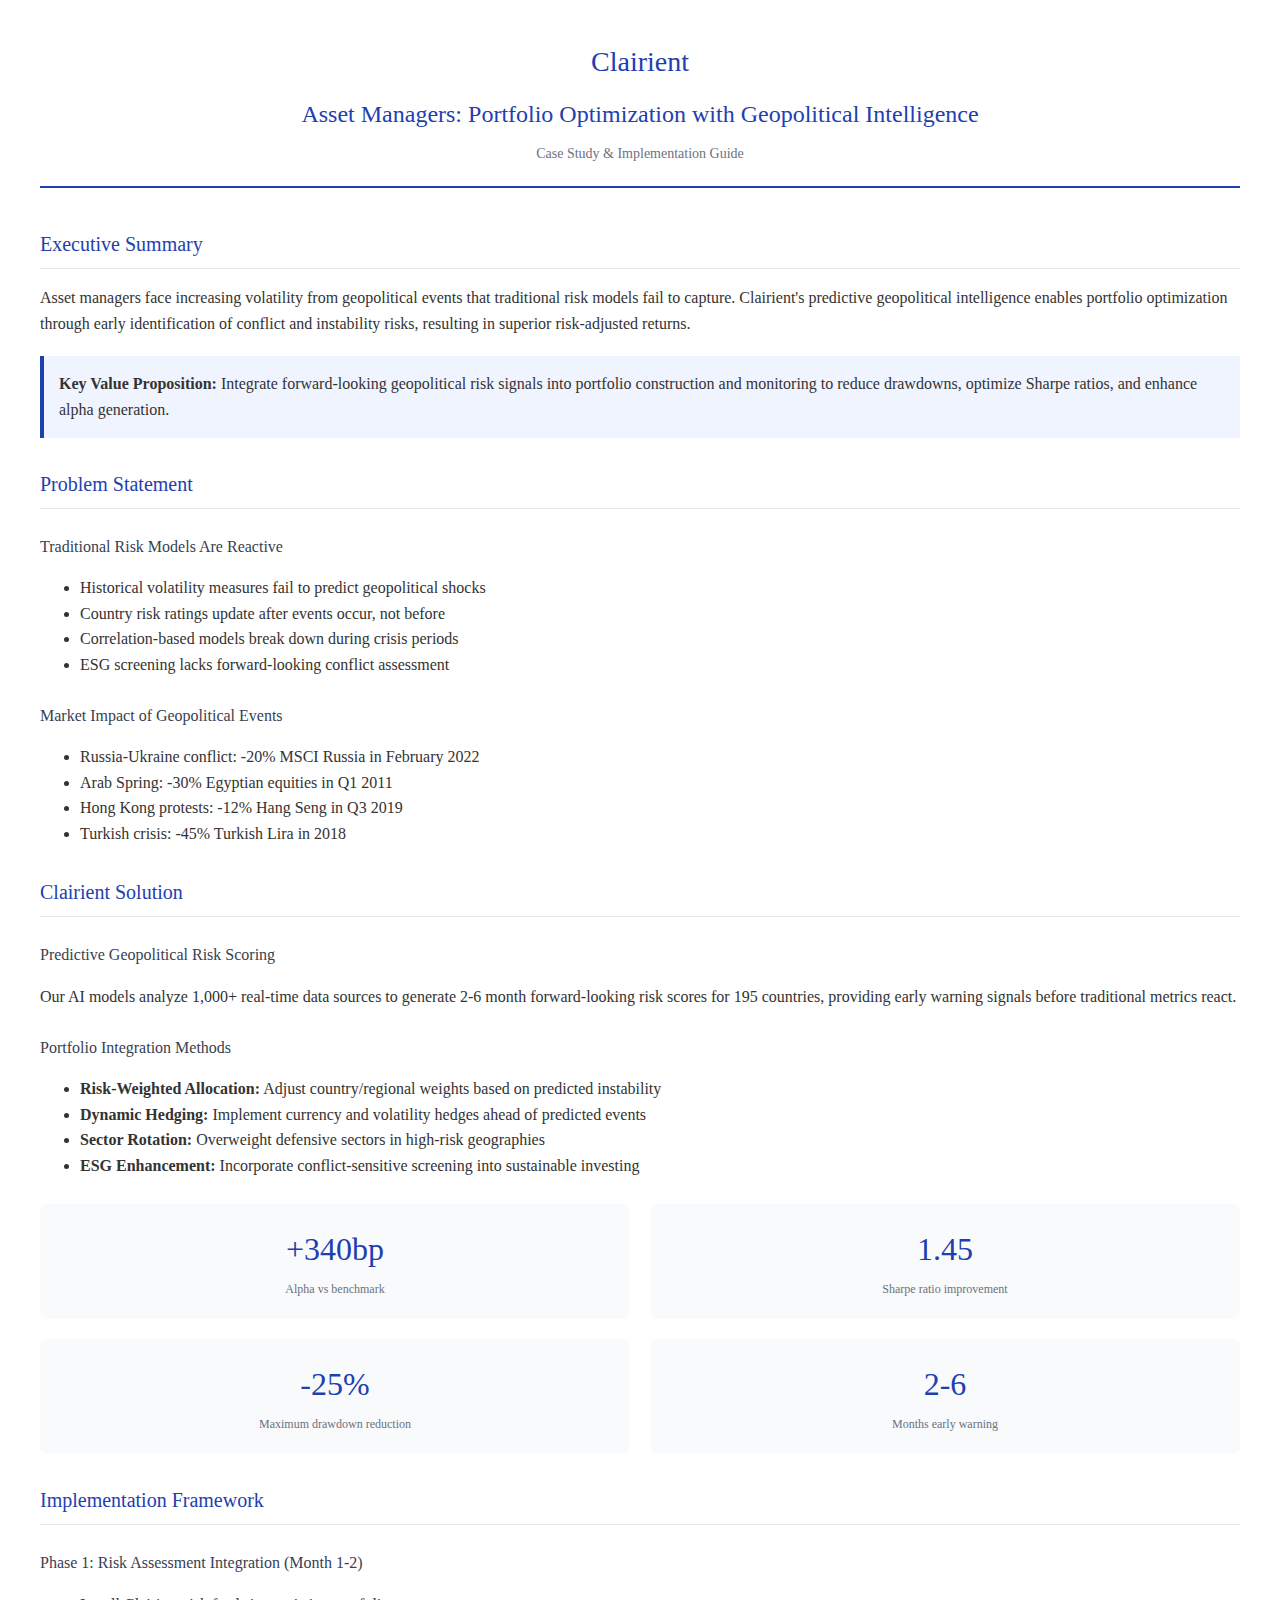
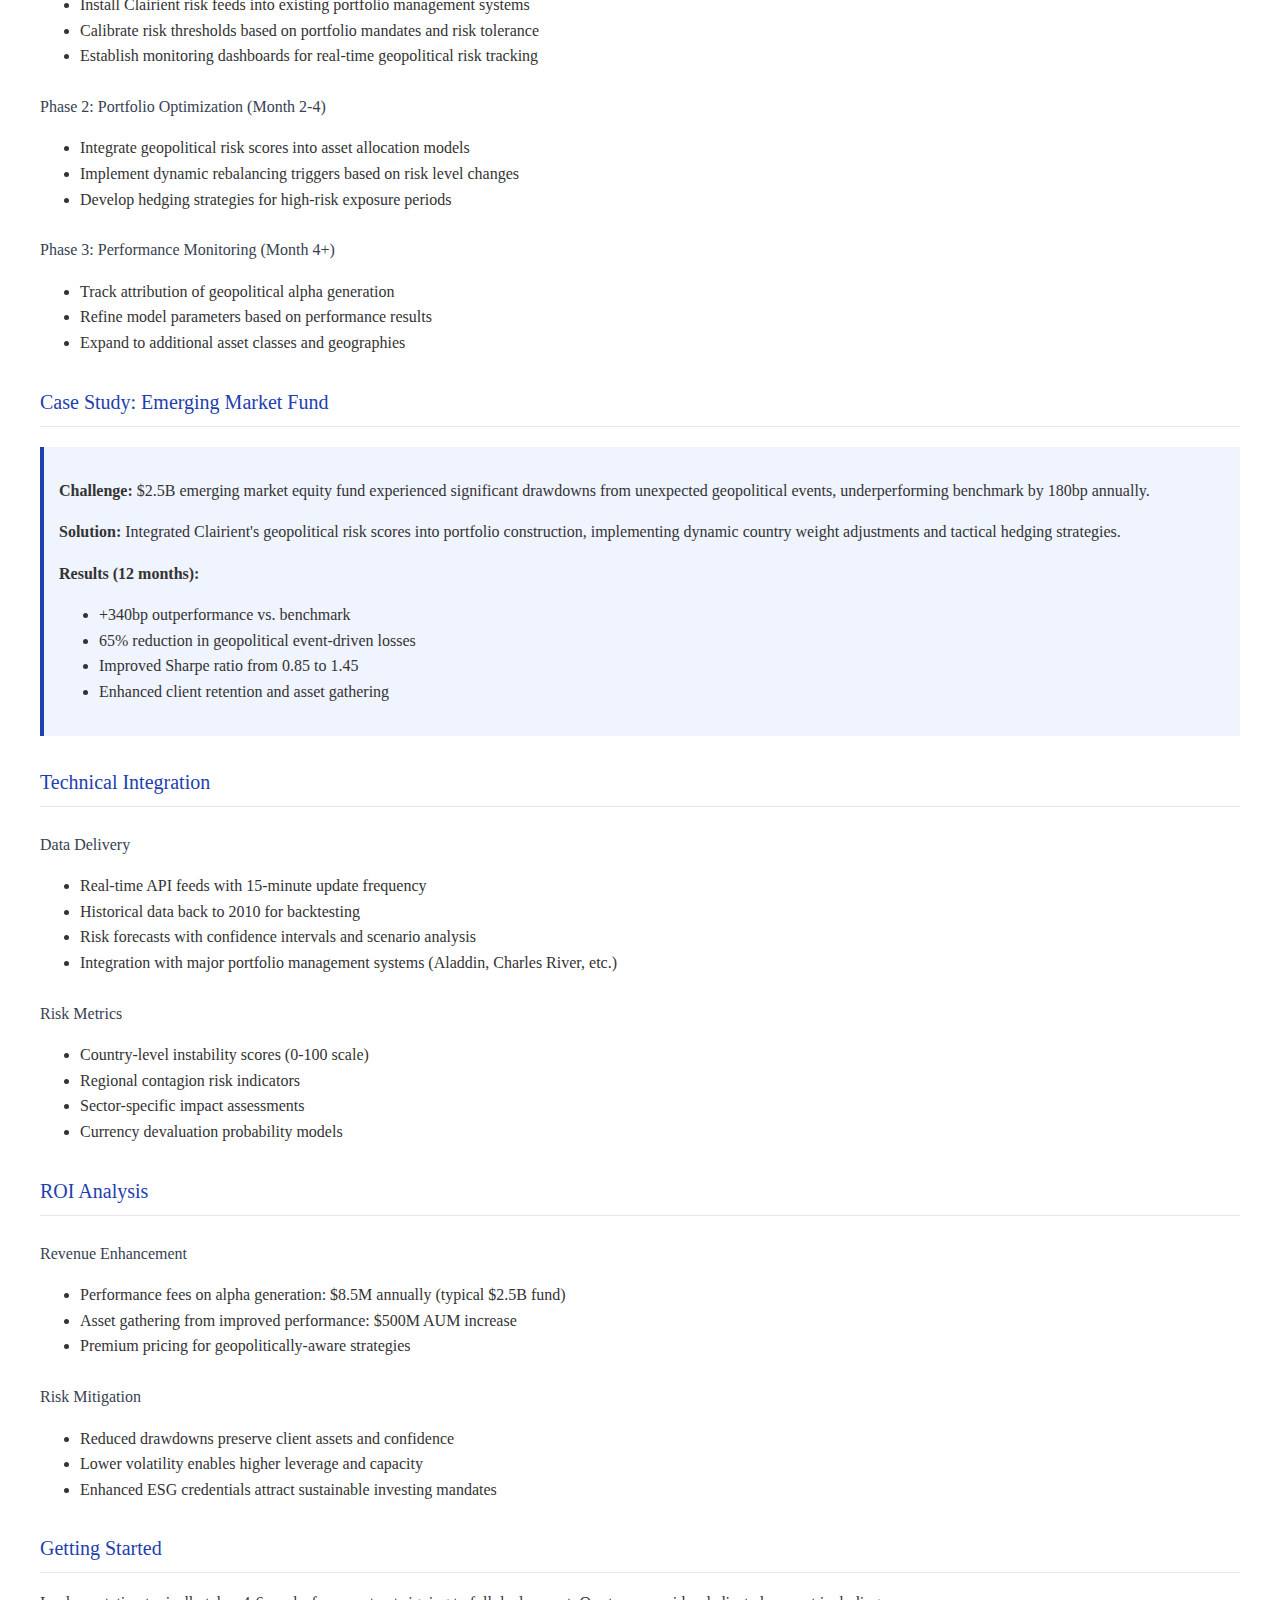
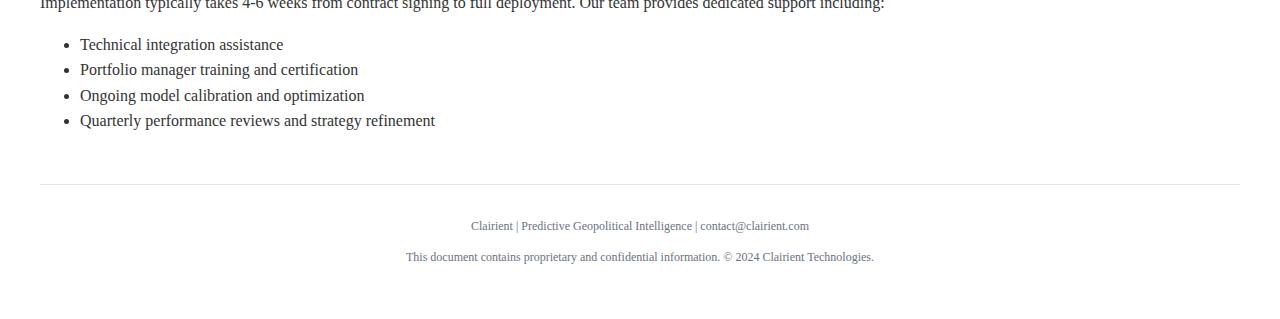
<file: pdfs/AICAP_Asset_Managers_Case_Study.html>
<!DOCTYPE html>
<html lang="en">
<head>
    <meta charset="UTF-8">
    <meta name="viewport" content="width=device-width, initial-scale=1.0">
    <title>Clairient Asset Managers Case Study</title>
    <style>
        body {
            font-family: 'Times New Roman', serif;
            line-height: 1.6;
            margin: 0;
            padding: 40px;
            color: #333;
            background: white;
        }
        .header {
            text-align: center;
            border-bottom: 2px solid #1e40af;
            padding-bottom: 20px;
            margin-bottom: 40px;
        }
        .logo {
            font-size: 28px;
            font-weight: 300;
            color: #1e40af;
            margin-bottom: 10px;
        }
        h1 {
            font-size: 24px;
            font-weight: 400;
            margin: 0;
            color: #1e40af;
        }
        h2 {
            font-size: 20px;
            font-weight: 400;
            color: #1e40af;
            border-bottom: 1px solid #e5e7eb;
            padding-bottom: 8px;
            margin-top: 30px;
        }
        h3 {
            font-size: 16px;
            font-weight: 500;
            color: #374151;
            margin-top: 25px;
        }
        .highlight {
            background-color: #f0f4ff;
            border-left: 4px solid #1e40af;
            padding: 15px;
            margin: 20px 0;
        }
        .metrics {
            display: grid;
            grid-template-columns: repeat(2, 1fr);
            gap: 20px;
            margin: 25px 0;
        }
        .metric {
            text-align: center;
            padding: 20px;
            background: #f9fafb;
            border-radius: 8px;
        }
        .metric-value {
            font-size: 32px;
            font-weight: 300;
            color: #1e40af;
            margin-bottom: 5px;
        }
        .metric-label {
            font-size: 12px;
            color: #6b7280;
        }
        .footer {
            margin-top: 50px;
            padding-top: 20px;
            border-top: 1px solid #e5e7eb;
            text-align: center;
            font-size: 12px;
            color: #6b7280;
        }
        @media print {
            body { padding: 20px; }
            .no-print { display: none; }
        }
    </style>
</head>
<body>
    <div class="header">
        <div class="logo">Clairient</div>
        <h1>Asset Managers: Portfolio Optimization with Geopolitical Intelligence</h1>
        <p style="margin: 10px 0 0 0; font-size: 14px; color: #6b7280;">Case Study & Implementation Guide</p>
    </div>

    <h2>Executive Summary</h2>
    <p>Asset managers face increasing volatility from geopolitical events that traditional risk models fail to capture. Clairient's predictive geopolitical intelligence enables portfolio optimization through early identification of conflict and instability risks, resulting in superior risk-adjusted returns.</p>

    <div class="highlight">
        <strong>Key Value Proposition:</strong> Integrate forward-looking geopolitical risk signals into portfolio construction and monitoring to reduce drawdowns, optimize Sharpe ratios, and enhance alpha generation.
    </div>

    <h2>Problem Statement</h2>
    <h3>Traditional Risk Models Are Reactive</h3>
    <ul>
        <li>Historical volatility measures fail to predict geopolitical shocks</li>
        <li>Country risk ratings update after events occur, not before</li>
        <li>Correlation-based models break down during crisis periods</li>
        <li>ESG screening lacks forward-looking conflict assessment</li>
    </ul>

    <h3>Market Impact of Geopolitical Events</h3>
    <ul>
        <li>Russia-Ukraine conflict: -20% MSCI Russia in February 2022</li>
        <li>Arab Spring: -30% Egyptian equities in Q1 2011</li>
        <li>Hong Kong protests: -12% Hang Seng in Q3 2019</li>
        <li>Turkish crisis: -45% Turkish Lira in 2018</li>
    </ul>

    <h2>Clairient Solution</h2>
    <h3>Predictive Geopolitical Risk Scoring</h3>
    <p>Our AI models analyze 1,000+ real-time data sources to generate 2-6 month forward-looking risk scores for 195 countries, providing early warning signals before traditional metrics react.</p>

    <h3>Portfolio Integration Methods</h3>
    <ul>
        <li><strong>Risk-Weighted Allocation:</strong> Adjust country/regional weights based on predicted instability</li>
        <li><strong>Dynamic Hedging:</strong> Implement currency and volatility hedges ahead of predicted events</li>
        <li><strong>Sector Rotation:</strong> Overweight defensive sectors in high-risk geographies</li>
        <li><strong>ESG Enhancement:</strong> Incorporate conflict-sensitive screening into sustainable investing</li>
    </ul>

    <div class="metrics">
        <div class="metric">
            <div class="metric-value">+340bp</div>
            <div class="metric-label">Alpha vs benchmark</div>
        </div>
        <div class="metric">
            <div class="metric-value">1.45</div>
            <div class="metric-label">Sharpe ratio improvement</div>
        </div>
        <div class="metric">
            <div class="metric-value">-25%</div>
            <div class="metric-label">Maximum drawdown reduction</div>
        </div>
        <div class="metric">
            <div class="metric-value">2-6</div>
            <div class="metric-label">Months early warning</div>
        </div>
    </div>

    <h2>Implementation Framework</h2>
    <h3>Phase 1: Risk Assessment Integration (Month 1-2)</h3>
    <ul>
        <li>Install Clairient risk feeds into existing portfolio management systems</li>
        <li>Calibrate risk thresholds based on portfolio mandates and risk tolerance</li>
        <li>Establish monitoring dashboards for real-time geopolitical risk tracking</li>
    </ul>

    <h3>Phase 2: Portfolio Optimization (Month 2-4)</h3>
    <ul>
        <li>Integrate geopolitical risk scores into asset allocation models</li>
        <li>Implement dynamic rebalancing triggers based on risk level changes</li>
        <li>Develop hedging strategies for high-risk exposure periods</li>
    </ul>

    <h3>Phase 3: Performance Monitoring (Month 4+)</h3>
    <ul>
        <li>Track attribution of geopolitical alpha generation</li>
        <li>Refine model parameters based on performance results</li>
        <li>Expand to additional asset classes and geographies</li>
    </ul>

    <h2>Case Study: Emerging Market Fund</h2>
    <div class="highlight">
        <p><strong>Challenge:</strong> $2.5B emerging market equity fund experienced significant drawdowns from unexpected geopolitical events, underperforming benchmark by 180bp annually.</p>
        
        <p><strong>Solution:</strong> Integrated Clairient's geopolitical risk scores into portfolio construction, implementing dynamic country weight adjustments and tactical hedging strategies.</p>
        
        <p><strong>Results (12 months):</strong></p>
        <ul>
            <li>+340bp outperformance vs. benchmark</li>
            <li>65% reduction in geopolitical event-driven losses</li>
            <li>Improved Sharpe ratio from 0.85 to 1.45</li>
            <li>Enhanced client retention and asset gathering</li>
        </ul>
    </div>

    <h2>Technical Integration</h2>
    <h3>Data Delivery</h3>
    <ul>
        <li>Real-time API feeds with 15-minute update frequency</li>
        <li>Historical data back to 2010 for backtesting</li>
        <li>Risk forecasts with confidence intervals and scenario analysis</li>
        <li>Integration with major portfolio management systems (Aladdin, Charles River, etc.)</li>
    </ul>

    <h3>Risk Metrics</h3>
    <ul>
        <li>Country-level instability scores (0-100 scale)</li>
        <li>Regional contagion risk indicators</li>
        <li>Sector-specific impact assessments</li>
        <li>Currency devaluation probability models</li>
    </ul>

    <h2>ROI Analysis</h2>
    <h3>Revenue Enhancement</h3>
    <ul>
        <li>Performance fees on alpha generation: $8.5M annually (typical $2.5B fund)</li>
        <li>Asset gathering from improved performance: $500M AUM increase</li>
        <li>Premium pricing for geopolitically-aware strategies</li>
    </ul>

    <h3>Risk Mitigation</h3>
    <ul>
        <li>Reduced drawdowns preserve client assets and confidence</li>
        <li>Lower volatility enables higher leverage and capacity</li>
        <li>Enhanced ESG credentials attract sustainable investing mandates</li>
    </ul>

    <h2>Getting Started</h2>
    <p>Implementation typically takes 4-6 weeks from contract signing to full deployment. Our team provides dedicated support including:</p>
    <ul>
        <li>Technical integration assistance</li>
        <li>Portfolio manager training and certification</li>
        <li>Ongoing model calibration and optimization</li>
        <li>Quarterly performance reviews and strategy refinement</li>
    </ul>

    <div class="footer">
        <p>Clairient | Predictive Geopolitical Intelligence | contact@clairient.com</p>
        <p>This document contains proprietary and confidential information. © 2024 Clairient Technologies.</p>
    </div>
</body>
</html>
</file>
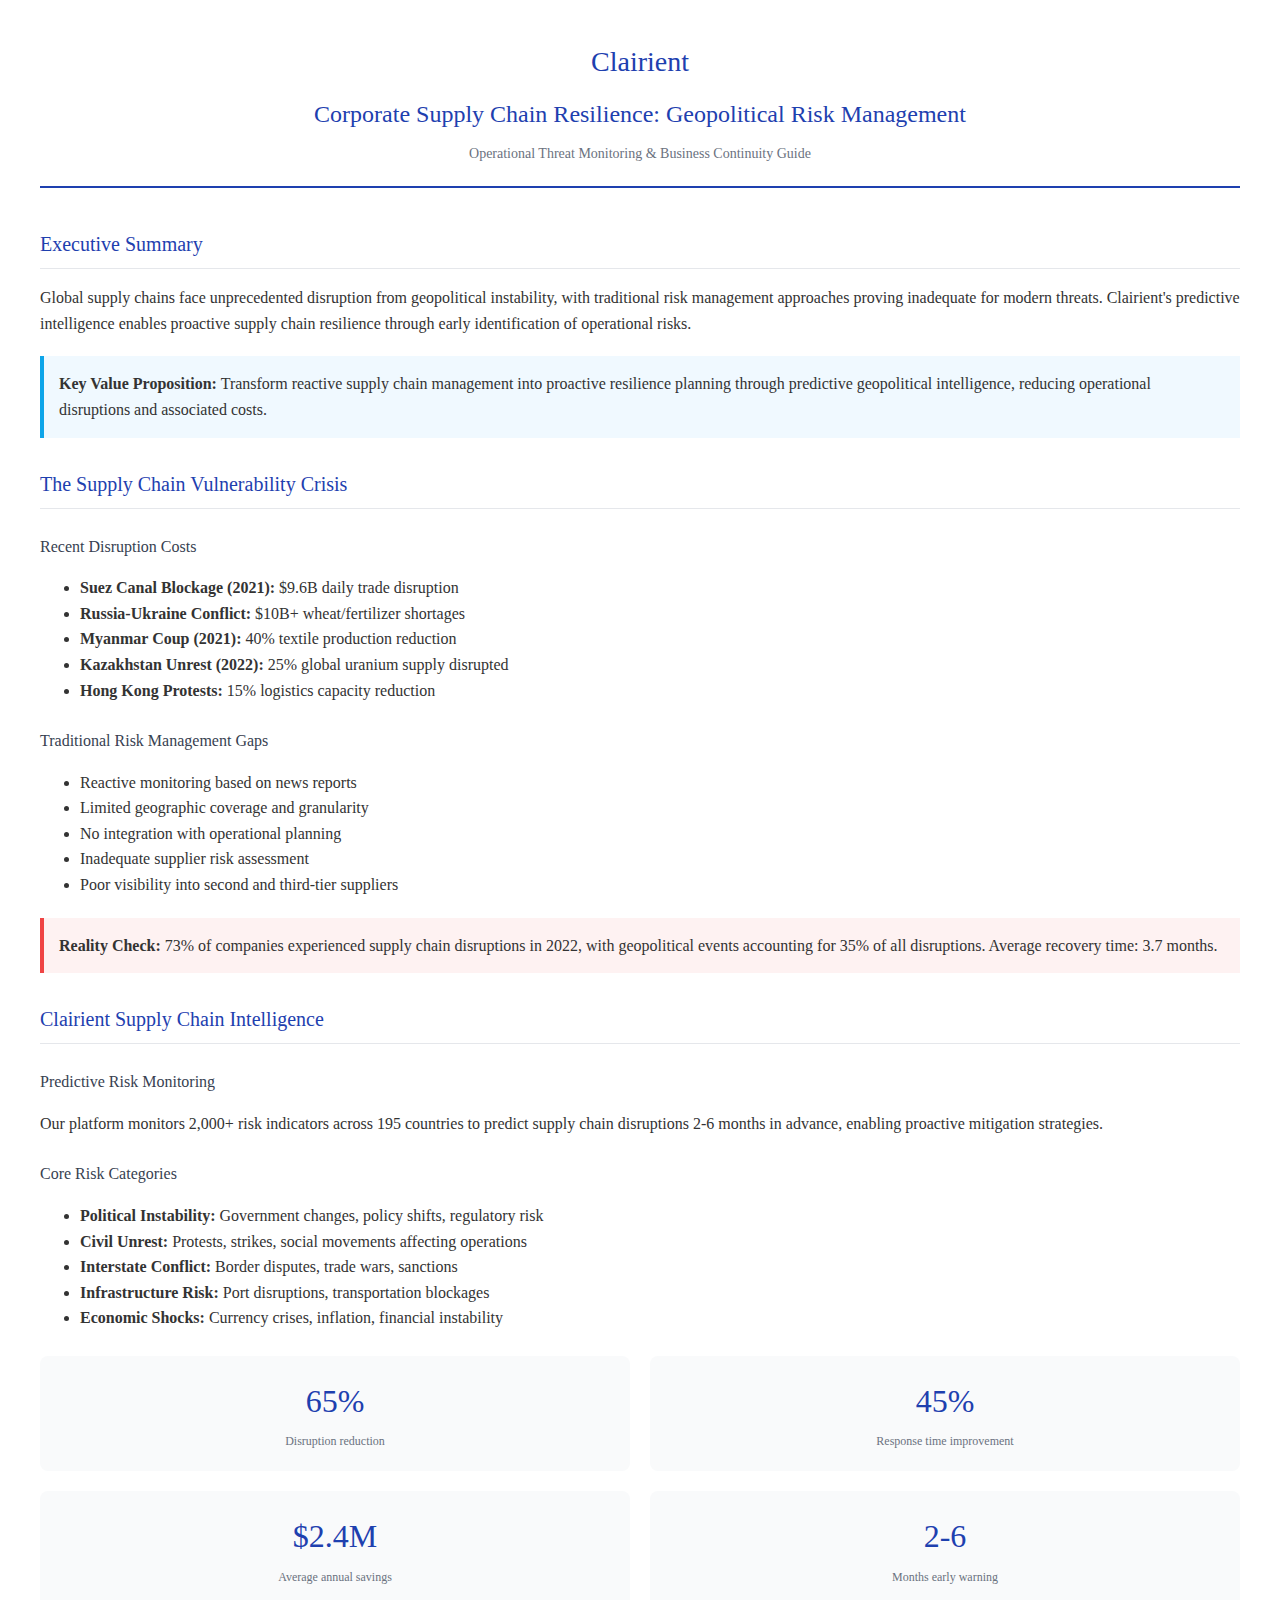
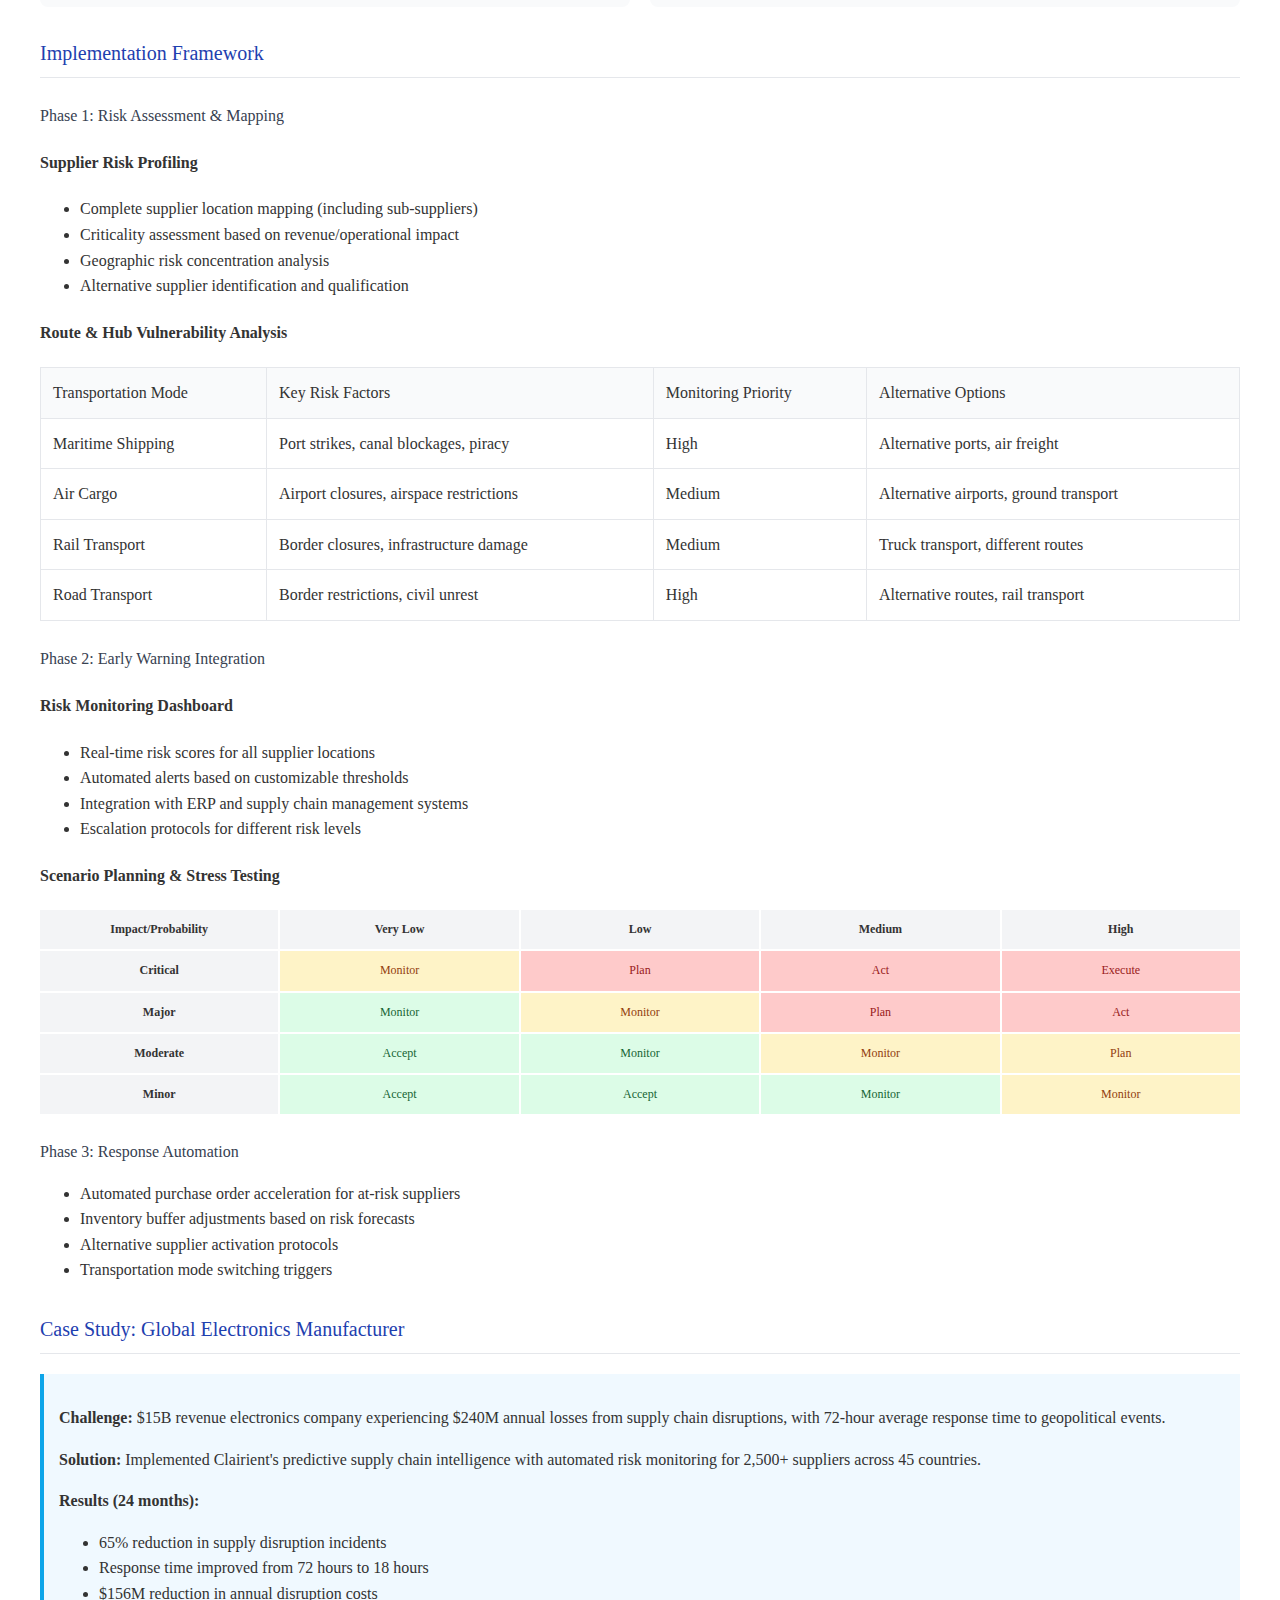
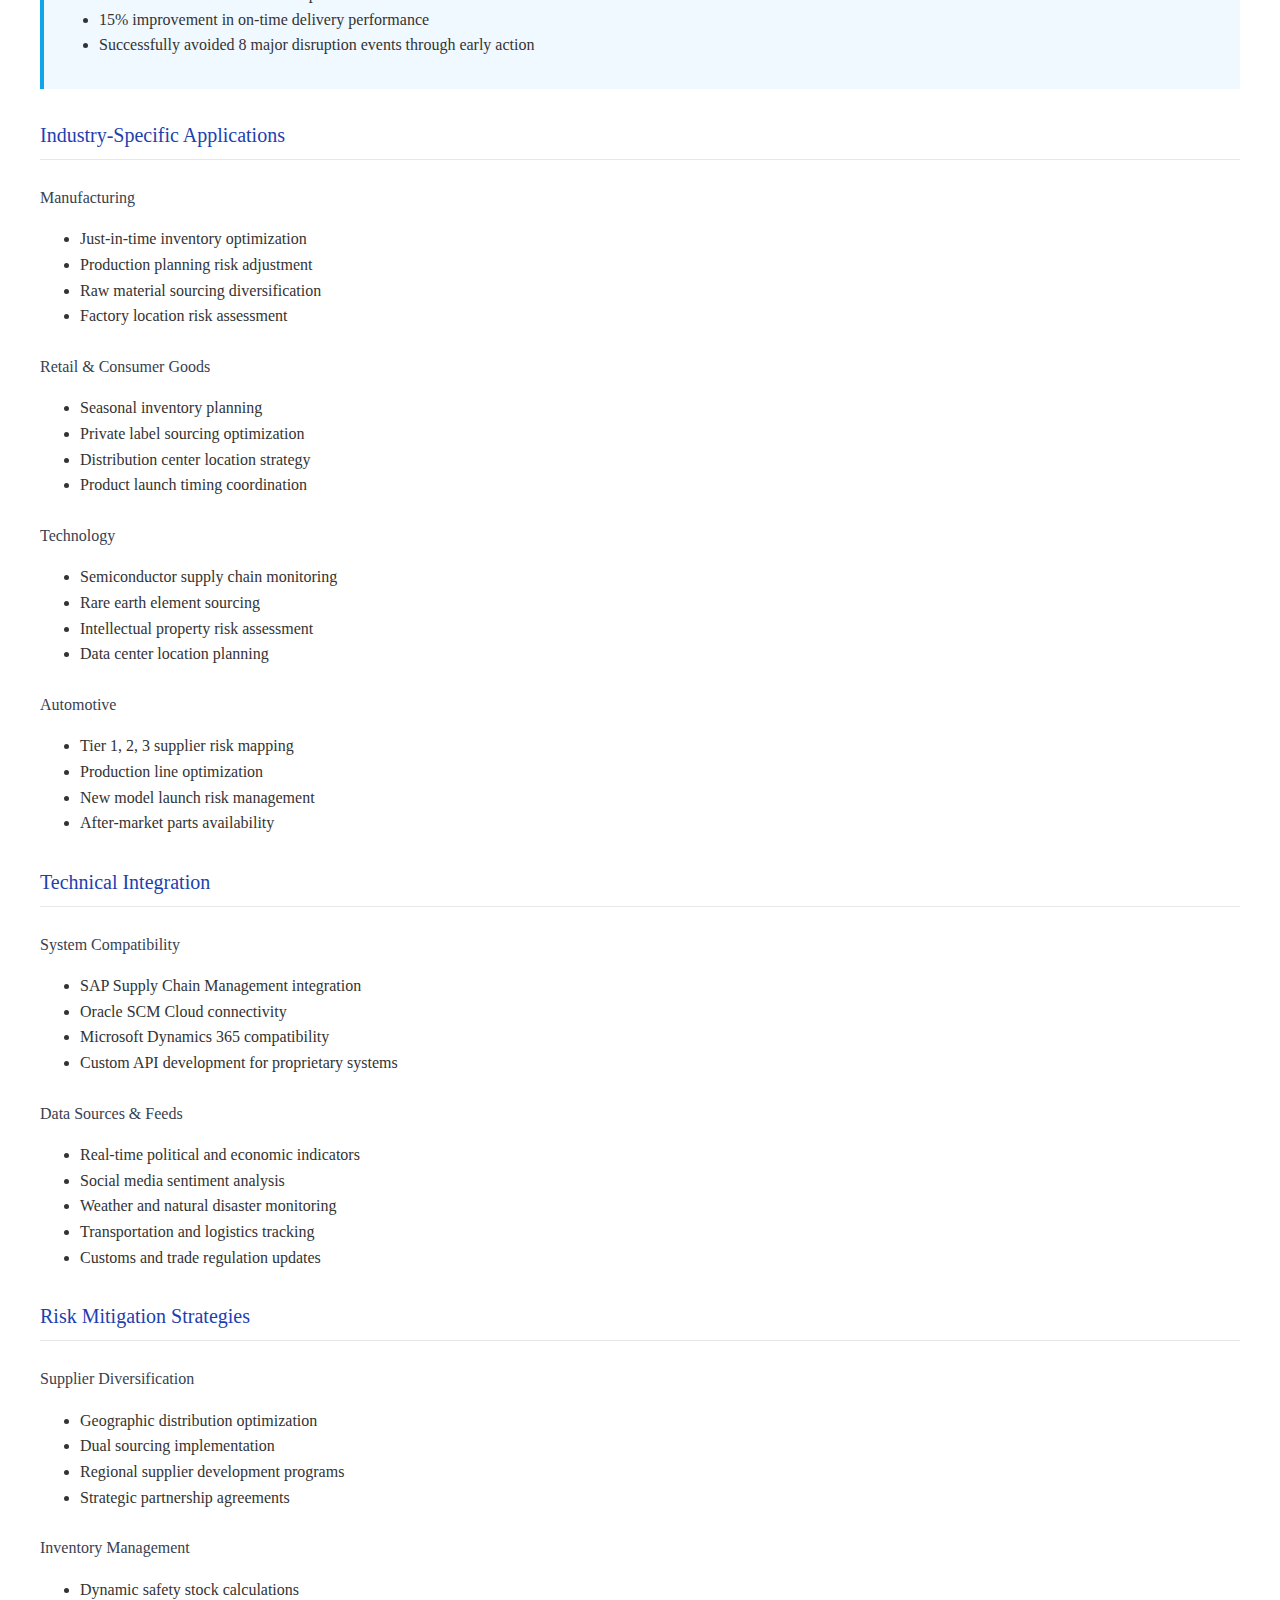
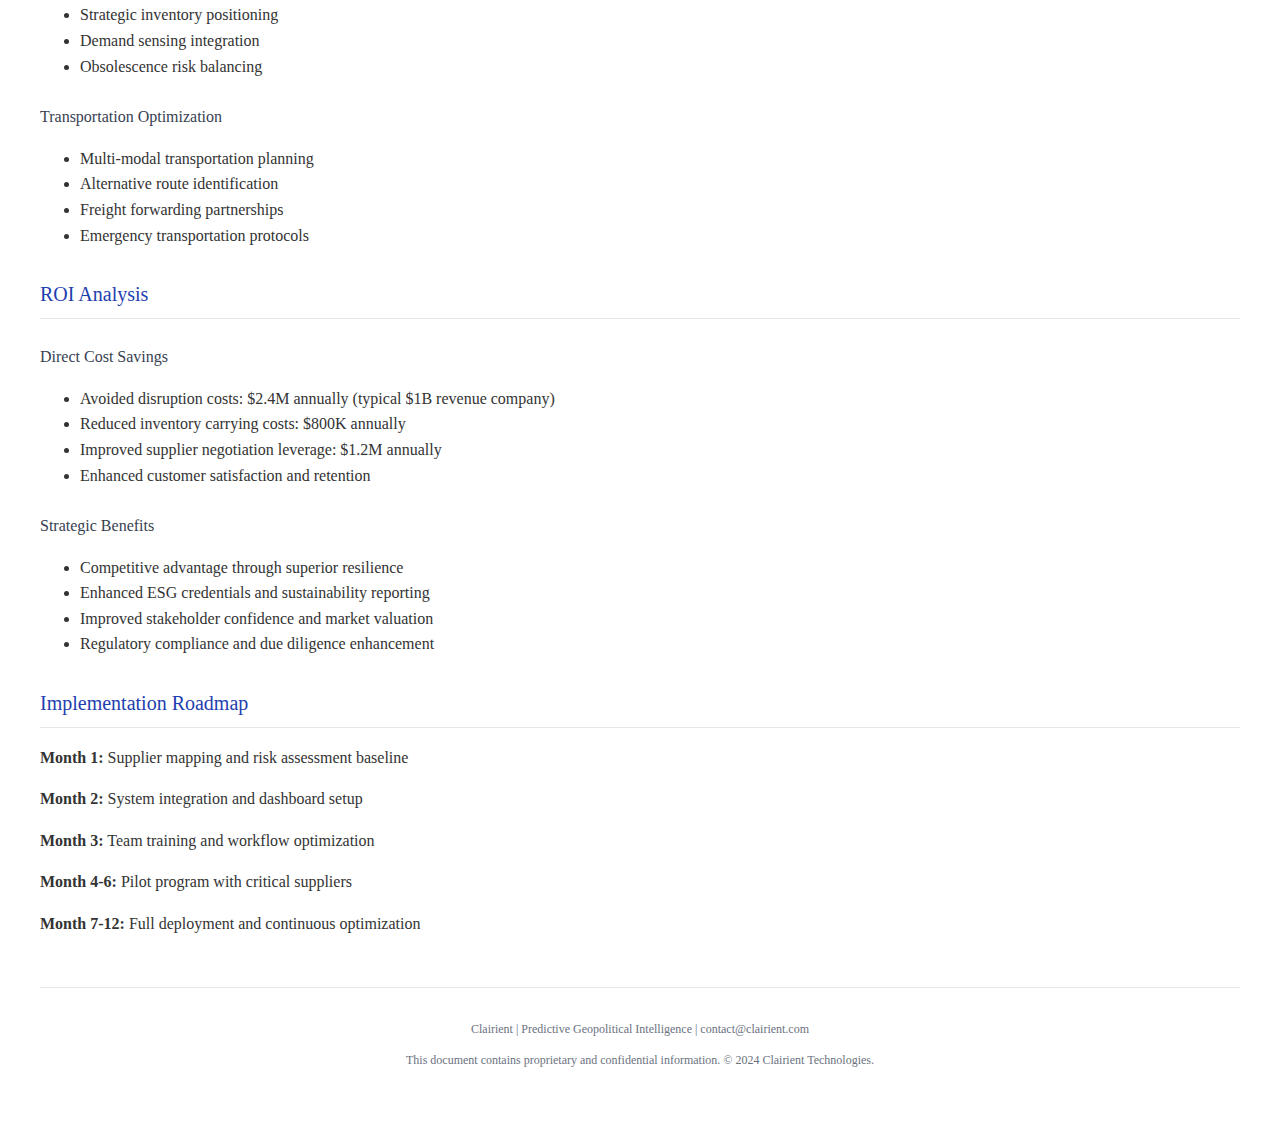
<file: pdfs/AICAP_Corporate_Supply_Chain_Resilience.html>
<!DOCTYPE html>
<html lang="en">
<head>
    <meta charset="UTF-8">
    <meta name="viewport" content="width=device-width, initial-scale=1.0">
    <title>Clairient Corporate Supply Chain Resilience</title>
    <style>
        body {
            font-family: 'Times New Roman', serif;
            line-height: 1.6;
            margin: 0;
            padding: 40px;
            color: #333;
            background: white;
        }
        .header {
            text-align: center;
            border-bottom: 2px solid #1e40af;
            padding-bottom: 20px;
            margin-bottom: 40px;
        }
        .logo {
            font-size: 28px;
            font-weight: 300;
            color: #1e40af;
            margin-bottom: 10px;
        }
        h1 {
            font-size: 24px;
            font-weight: 400;
            margin: 0;
            color: #1e40af;
        }
        h2 {
            font-size: 20px;
            font-weight: 400;
            color: #1e40af;
            border-bottom: 1px solid #e5e7eb;
            padding-bottom: 8px;
            margin-top: 30px;
        }
        h3 {
            font-size: 16px;
            font-weight: 500;
            color: #374151;
            margin-top: 25px;
        }
        .highlight {
            background-color: #f0f9ff;
            border-left: 4px solid #0ea5e9;
            padding: 15px;
            margin: 20px 0;
        }
        .warning-box {
            background-color: #fef2f2;
            border-left: 4px solid #ef4444;
            padding: 15px;
            margin: 20px 0;
        }
        .metrics {
            display: grid;
            grid-template-columns: repeat(2, 1fr);
            gap: 20px;
            margin: 25px 0;
        }
        .metric {
            text-align: center;
            padding: 20px;
            background: #f9fafb;
            border-radius: 8px;
        }
        .metric-value {
            font-size: 32px;
            font-weight: 300;
            color: #1e40af;
            margin-bottom: 5px;
        }
        .metric-label {
            font-size: 12px;
            color: #6b7280;
        }
        .footer {
            margin-top: 50px;
            padding-top: 20px;
            border-top: 1px solid #e5e7eb;
            text-align: center;
            font-size: 12px;
            color: #6b7280;
        }
        table {
            width: 100%;
            border-collapse: collapse;
            margin: 20px 0;
        }
        th, td {
            border: 1px solid #e5e7eb;
            padding: 12px;
            text-align: left;
        }
        th {
            background: #f9fafb;
            font-weight: 500;
        }
        .risk-matrix {
            display: grid;
            grid-template-columns: repeat(5, 1fr);
            gap: 2px;
            margin: 20px 0;
        }
        .risk-cell {
            padding: 10px;
            text-align: center;
            font-size: 12px;
            font-weight: 500;
        }
        .risk-low { background: #dcfce7; color: #166534; }
        .risk-med { background: #fef3c7; color: #92400e; }
        .risk-high { background: #fecaca; color: #991b1b; }
        @media print {
            body { padding: 20px; }
            .no-print { display: none; }
        }
    </style>
</head>
<body>
    <div class="header">
        <div class="logo">Clairient</div>
        <h1>Corporate Supply Chain Resilience: Geopolitical Risk Management</h1>
        <p style="margin: 10px 0 0 0; font-size: 14px; color: #6b7280;">Operational Threat Monitoring & Business Continuity Guide</p>
    </div>

    <h2>Executive Summary</h2>
    <p>Global supply chains face unprecedented disruption from geopolitical instability, with traditional risk management approaches proving inadequate for modern threats. Clairient's predictive intelligence enables proactive supply chain resilience through early identification of operational risks.</p>

    <div class="highlight">
        <strong>Key Value Proposition:</strong> Transform reactive supply chain management into proactive resilience planning through predictive geopolitical intelligence, reducing operational disruptions and associated costs.
    </div>

    <h2>The Supply Chain Vulnerability Crisis</h2>
    <h3>Recent Disruption Costs</h3>
    <ul>
        <li><strong>Suez Canal Blockage (2021):</strong> $9.6B daily trade disruption</li>
        <li><strong>Russia-Ukraine Conflict:</strong> $10B+ wheat/fertilizer shortages</li>
        <li><strong>Myanmar Coup (2021):</strong> 40% textile production reduction</li>
        <li><strong>Kazakhstan Unrest (2022):</strong> 25% global uranium supply disrupted</li>
        <li><strong>Hong Kong Protests:</strong> 15% logistics capacity reduction</li>
    </ul>

    <h3>Traditional Risk Management Gaps</h3>
    <ul>
        <li>Reactive monitoring based on news reports</li>
        <li>Limited geographic coverage and granularity</li>
        <li>No integration with operational planning</li>
        <li>Inadequate supplier risk assessment</li>
        <li>Poor visibility into second and third-tier suppliers</li>
    </ul>

    <div class="warning-box">
        <strong>Reality Check:</strong> 73% of companies experienced supply chain disruptions in 2022, with geopolitical events accounting for 35% of all disruptions. Average recovery time: 3.7 months.
    </div>

    <h2>Clairient Supply Chain Intelligence</h2>
    <h3>Predictive Risk Monitoring</h3>
    <p>Our platform monitors 2,000+ risk indicators across 195 countries to predict supply chain disruptions 2-6 months in advance, enabling proactive mitigation strategies.</p>

    <h3>Core Risk Categories</h3>
    <ul>
        <li><strong>Political Instability:</strong> Government changes, policy shifts, regulatory risk</li>
        <li><strong>Civil Unrest:</strong> Protests, strikes, social movements affecting operations</li>
        <li><strong>Interstate Conflict:</strong> Border disputes, trade wars, sanctions</li>
        <li><strong>Infrastructure Risk:</strong> Port disruptions, transportation blockages</li>
        <li><strong>Economic Shocks:</strong> Currency crises, inflation, financial instability</li>
    </ul>

    <div class="metrics">
        <div class="metric">
            <div class="metric-value">65%</div>
            <div class="metric-label">Disruption reduction</div>
        </div>
        <div class="metric">
            <div class="metric-value">45%</div>
            <div class="metric-label">Response time improvement</div>
        </div>
        <div class="metric">
            <div class="metric-value">$2.4M</div>
            <div class="metric-label">Average annual savings</div>
        </div>
        <div class="metric">
            <div class="metric-value">2-6</div>
            <div class="metric-label">Months early warning</div>
        </div>
    </div>

    <h2>Implementation Framework</h2>

    <h3>Phase 1: Risk Assessment & Mapping</h3>
    <h4>Supplier Risk Profiling</h4>
    <ul>
        <li>Complete supplier location mapping (including sub-suppliers)</li>
        <li>Criticality assessment based on revenue/operational impact</li>
        <li>Geographic risk concentration analysis</li>
        <li>Alternative supplier identification and qualification</li>
    </ul>

    <h4>Route & Hub Vulnerability Analysis</h4>
    <table>
        <tr>
            <th>Transportation Mode</th>
            <th>Key Risk Factors</th>
            <th>Monitoring Priority</th>
            <th>Alternative Options</th>
        </tr>
        <tr>
            <td>Maritime Shipping</td>
            <td>Port strikes, canal blockages, piracy</td>
            <td>High</td>
            <td>Alternative ports, air freight</td>
        </tr>
        <tr>
            <td>Air Cargo</td>
            <td>Airport closures, airspace restrictions</td>
            <td>Medium</td>
            <td>Alternative airports, ground transport</td>
        </tr>
        <tr>
            <td>Rail Transport</td>
            <td>Border closures, infrastructure damage</td>
            <td>Medium</td>
            <td>Truck transport, different routes</td>
        </tr>
        <tr>
            <td>Road Transport</td>
            <td>Border restrictions, civil unrest</td>
            <td>High</td>
            <td>Alternative routes, rail transport</td>
        </tr>
    </table>

    <h3>Phase 2: Early Warning Integration</h3>
    <h4>Risk Monitoring Dashboard</h4>
    <ul>
        <li>Real-time risk scores for all supplier locations</li>
        <li>Automated alerts based on customizable thresholds</li>
        <li>Integration with ERP and supply chain management systems</li>
        <li>Escalation protocols for different risk levels</li>
    </ul>

    <h4>Scenario Planning & Stress Testing</h4>
    <div class="risk-matrix">
        <div class="risk-cell" style="background: #f3f4f6;"><strong>Impact/Probability</strong></div>
        <div class="risk-cell" style="background: #f3f4f6;"><strong>Very Low</strong></div>
        <div class="risk-cell" style="background: #f3f4f6;"><strong>Low</strong></div>
        <div class="risk-cell" style="background: #f3f4f6;"><strong>Medium</strong></div>
        <div class="risk-cell" style="background: #f3f4f6;"><strong>High</strong></div>
        
        <div class="risk-cell" style="background: #f3f4f6;"><strong>Critical</strong></div>
        <div class="risk-cell risk-med">Monitor</div>
        <div class="risk-cell risk-high">Plan</div>
        <div class="risk-cell risk-high">Act</div>
        <div class="risk-cell risk-high">Execute</div>
        
        <div class="risk-cell" style="background: #f3f4f6;"><strong>Major</strong></div>
        <div class="risk-cell risk-low">Monitor</div>
        <div class="risk-cell risk-med">Monitor</div>
        <div class="risk-cell risk-high">Plan</div>
        <div class="risk-cell risk-high">Act</div>
        
        <div class="risk-cell" style="background: #f3f4f6;"><strong>Moderate</strong></div>
        <div class="risk-cell risk-low">Accept</div>
        <div class="risk-cell risk-low">Monitor</div>
        <div class="risk-cell risk-med">Monitor</div>
        <div class="risk-cell risk-med">Plan</div>
        
        <div class="risk-cell" style="background: #f3f4f6;"><strong>Minor</strong></div>
        <div class="risk-cell risk-low">Accept</div>
        <div class="risk-cell risk-low">Accept</div>
        <div class="risk-cell risk-low">Monitor</div>
        <div class="risk-cell risk-med">Monitor</div>
    </div>

    <h3>Phase 3: Response Automation</h3>
    <ul>
        <li>Automated purchase order acceleration for at-risk suppliers</li>
        <li>Inventory buffer adjustments based on risk forecasts</li>
        <li>Alternative supplier activation protocols</li>
        <li>Transportation mode switching triggers</li>
    </ul>

    <h2>Case Study: Global Electronics Manufacturer</h2>
    <div class="highlight">
        <p><strong>Challenge:</strong> $15B revenue electronics company experiencing $240M annual losses from supply chain disruptions, with 72-hour average response time to geopolitical events.</p>
        
        <p><strong>Solution:</strong> Implemented Clairient's predictive supply chain intelligence with automated risk monitoring for 2,500+ suppliers across 45 countries.</p>
        
        <p><strong>Results (24 months):</strong></p>
        <ul>
            <li>65% reduction in supply disruption incidents</li>
            <li>Response time improved from 72 hours to 18 hours</li>
            <li>$156M reduction in annual disruption costs</li>
            <li>15% improvement in on-time delivery performance</li>
            <li>Successfully avoided 8 major disruption events through early action</li>
        </ul>
    </div>

    <h2>Industry-Specific Applications</h2>

    <h3>Manufacturing</h3>
    <ul>
        <li>Just-in-time inventory optimization</li>
        <li>Production planning risk adjustment</li>
        <li>Raw material sourcing diversification</li>
        <li>Factory location risk assessment</li>
    </ul>

    <h3>Retail & Consumer Goods</h3>
    <ul>
        <li>Seasonal inventory planning</li>
        <li>Private label sourcing optimization</li>
        <li>Distribution center location strategy</li>
        <li>Product launch timing coordination</li>
    </ul>

    <h3>Technology</h3>
    <ul>
        <li>Semiconductor supply chain monitoring</li>
        <li>Rare earth element sourcing</li>
        <li>Intellectual property risk assessment</li>
        <li>Data center location planning</li>
    </ul>

    <h3>Automotive</h3>
    <ul>
        <li>Tier 1, 2, 3 supplier risk mapping</li>
        <li>Production line optimization</li>
        <li>New model launch risk management</li>
        <li>After-market parts availability</li>
    </ul>

    <h2>Technical Integration</h2>
    <h3>System Compatibility</h3>
    <ul>
        <li>SAP Supply Chain Management integration</li>
        <li>Oracle SCM Cloud connectivity</li>
        <li>Microsoft Dynamics 365 compatibility</li>
        <li>Custom API development for proprietary systems</li>
    </ul>

    <h3>Data Sources & Feeds</h3>
    <ul>
        <li>Real-time political and economic indicators</li>
        <li>Social media sentiment analysis</li>
        <li>Weather and natural disaster monitoring</li>
        <li>Transportation and logistics tracking</li>
        <li>Customs and trade regulation updates</li>
    </ul>

    <h2>Risk Mitigation Strategies</h2>

    <h3>Supplier Diversification</h3>
    <ul>
        <li>Geographic distribution optimization</li>
        <li>Dual sourcing implementation</li>
        <li>Regional supplier development programs</li>
        <li>Strategic partnership agreements</li>
    </ul>

    <h3>Inventory Management</h3>
    <ul>
        <li>Dynamic safety stock calculations</li>
        <li>Strategic inventory positioning</li>
        <li>Demand sensing integration</li>
        <li>Obsolescence risk balancing</li>
    </ul>

    <h3>Transportation Optimization</h3>
    <ul>
        <li>Multi-modal transportation planning</li>
        <li>Alternative route identification</li>
        <li>Freight forwarding partnerships</li>
        <li>Emergency transportation protocols</li>
    </ul>

    <h2>ROI Analysis</h2>
    <h3>Direct Cost Savings</h3>
    <ul>
        <li>Avoided disruption costs: $2.4M annually (typical $1B revenue company)</li>
        <li>Reduced inventory carrying costs: $800K annually</li>
        <li>Improved supplier negotiation leverage: $1.2M annually</li>
        <li>Enhanced customer satisfaction and retention</li>
    </ul>

    <h3>Strategic Benefits</h3>
    <ul>
        <li>Competitive advantage through superior resilience</li>
        <li>Enhanced ESG credentials and sustainability reporting</li>
        <li>Improved stakeholder confidence and market valuation</li>
        <li>Regulatory compliance and due diligence enhancement</li>
    </ul>

    <h2>Implementation Roadmap</h2>
    <p><strong>Month 1:</strong> Supplier mapping and risk assessment baseline</p>
    <p><strong>Month 2:</strong> System integration and dashboard setup</p>
    <p><strong>Month 3:</strong> Team training and workflow optimization</p>
    <p><strong>Month 4-6:</strong> Pilot program with critical suppliers</p>
    <p><strong>Month 7-12:</strong> Full deployment and continuous optimization</p>

    <div class="footer">
        <p>Clairient | Predictive Geopolitical Intelligence | contact@clairient.com</p>
        <p>This document contains proprietary and confidential information. © 2024 Clairient Technologies.</p>
    </div>
</body>
</html>
</file>
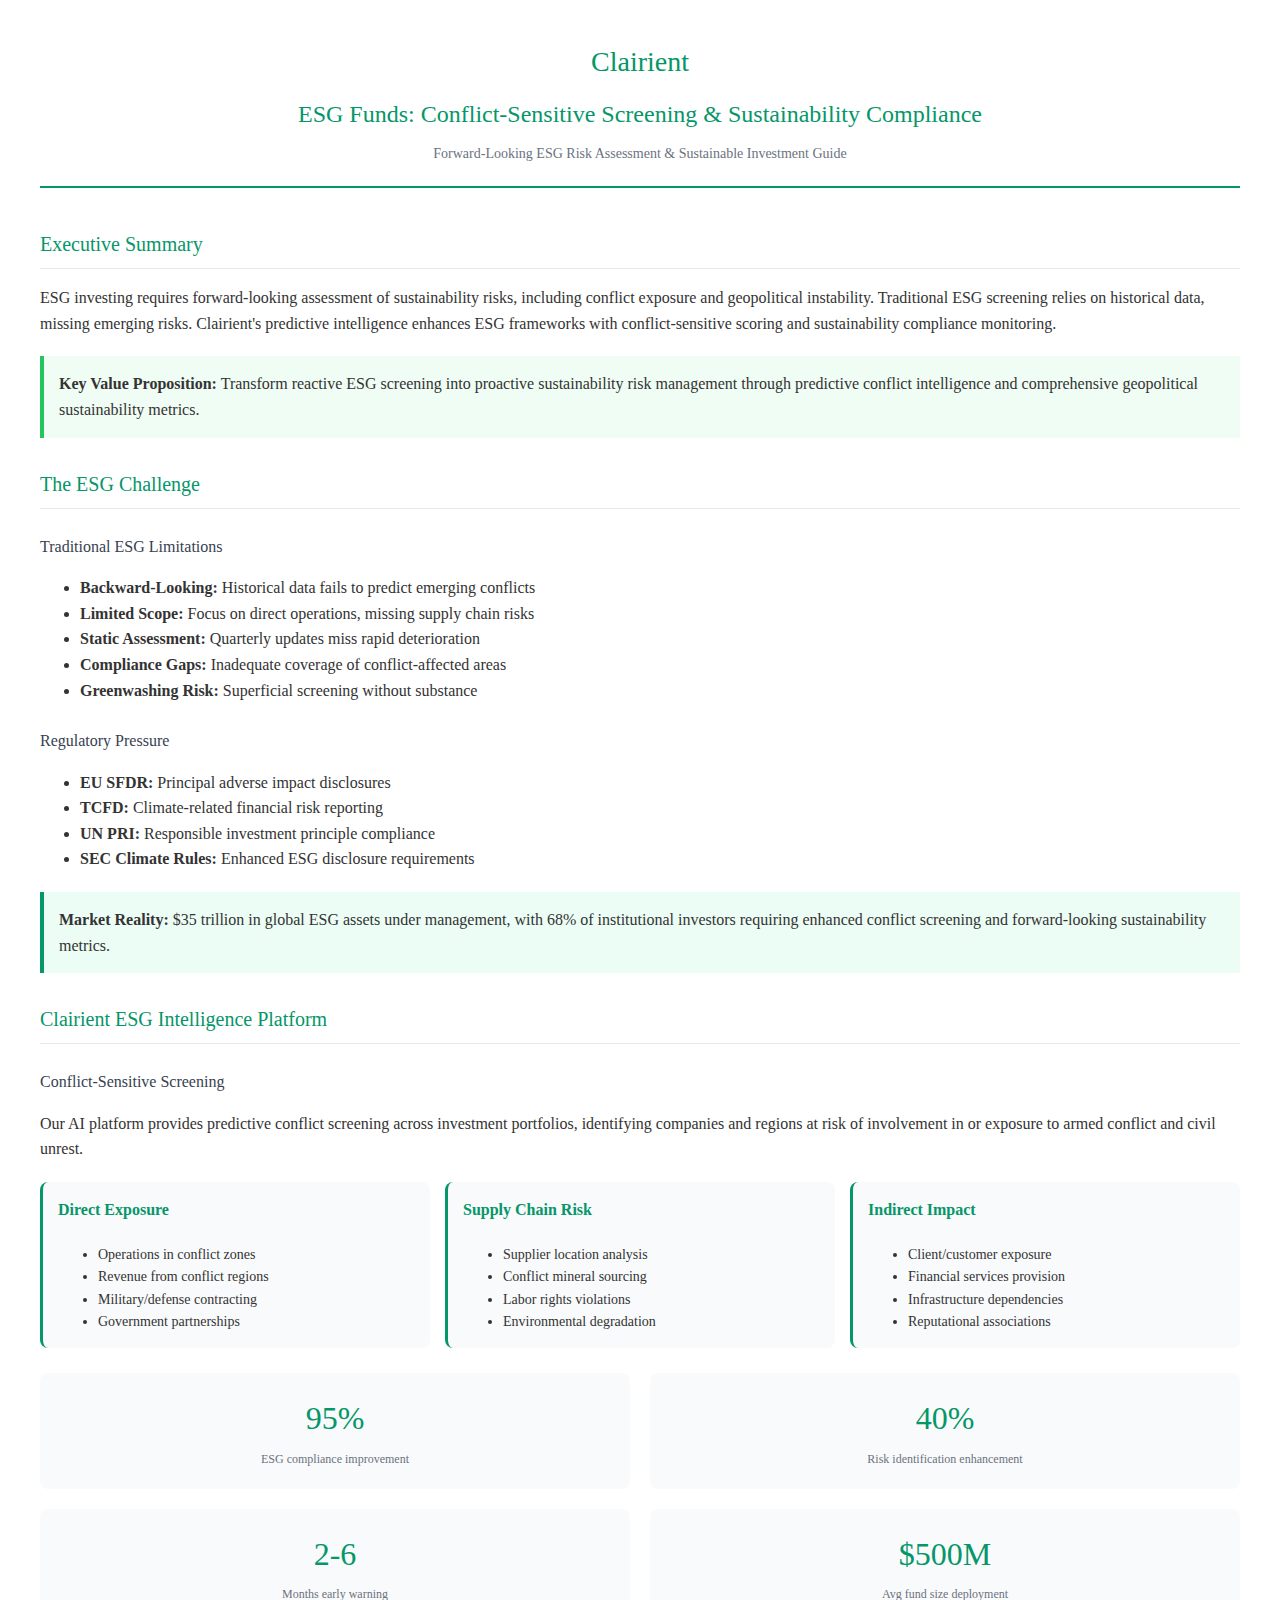
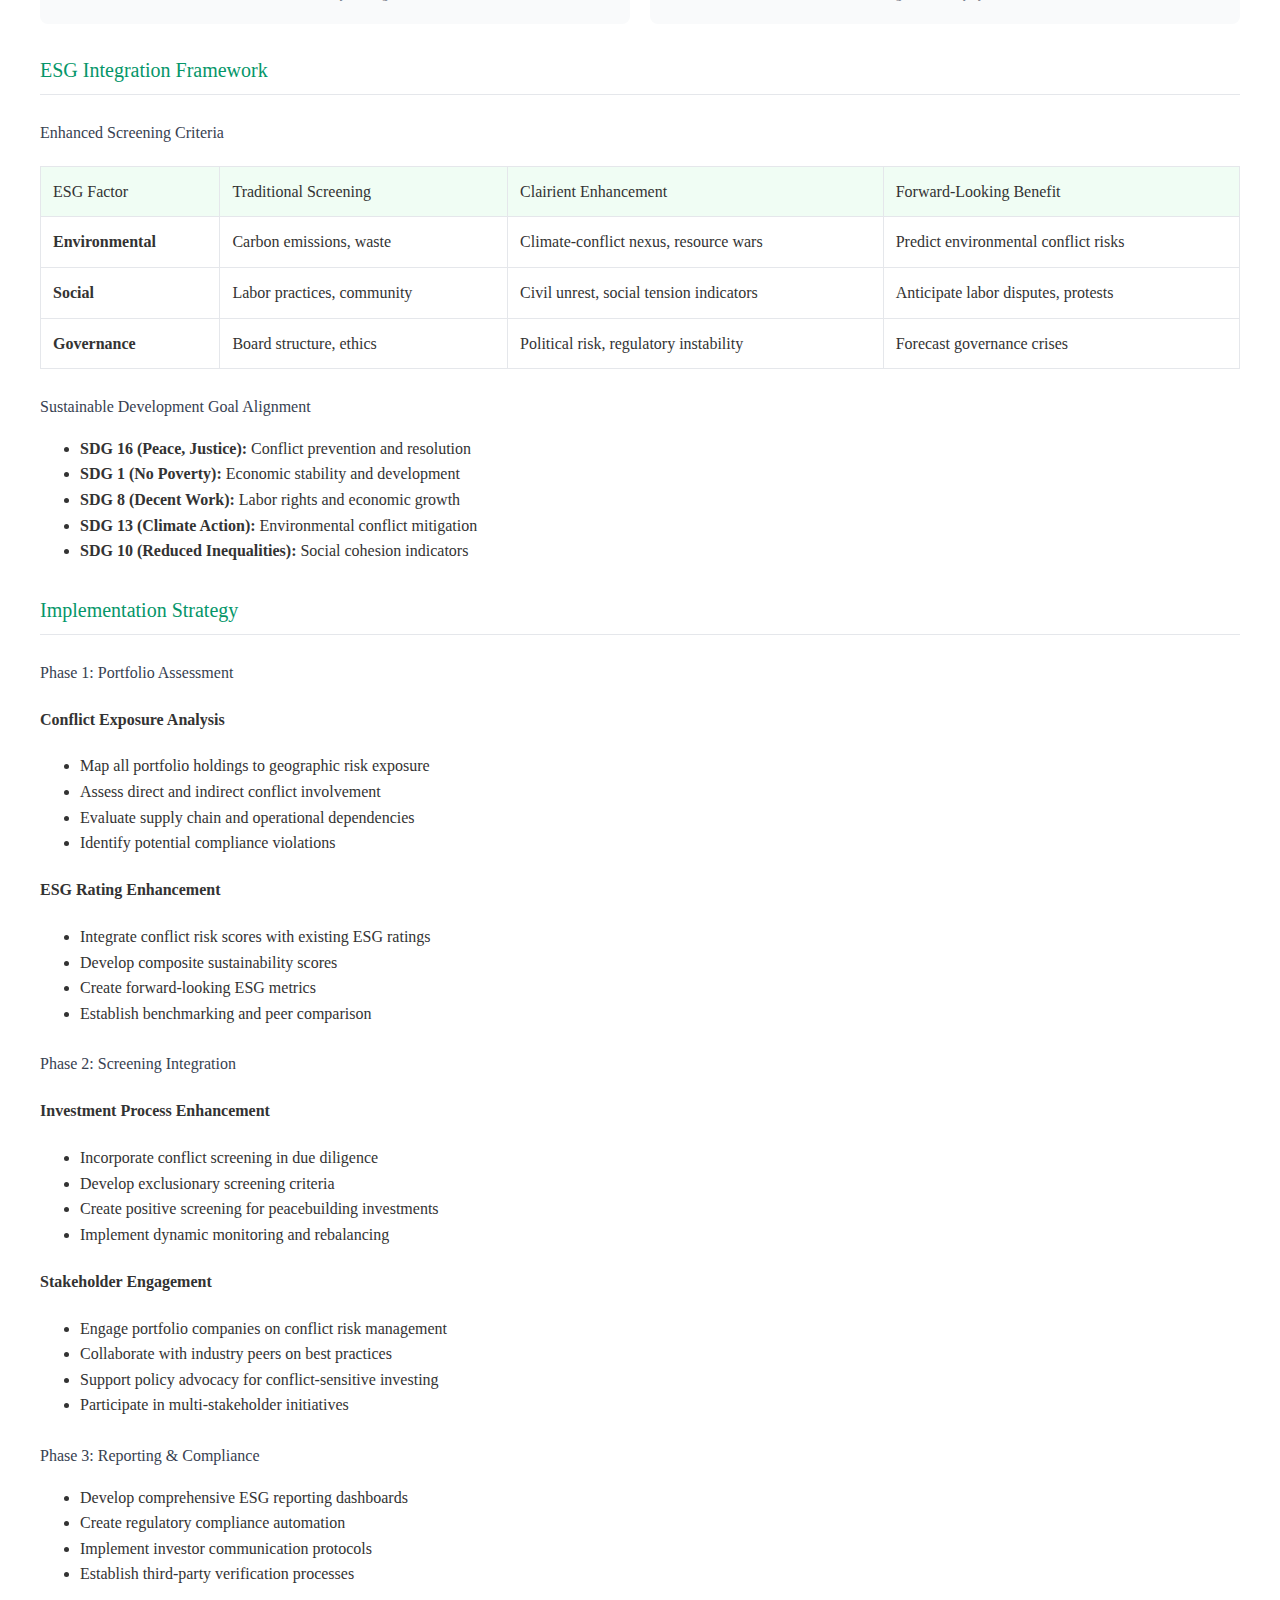
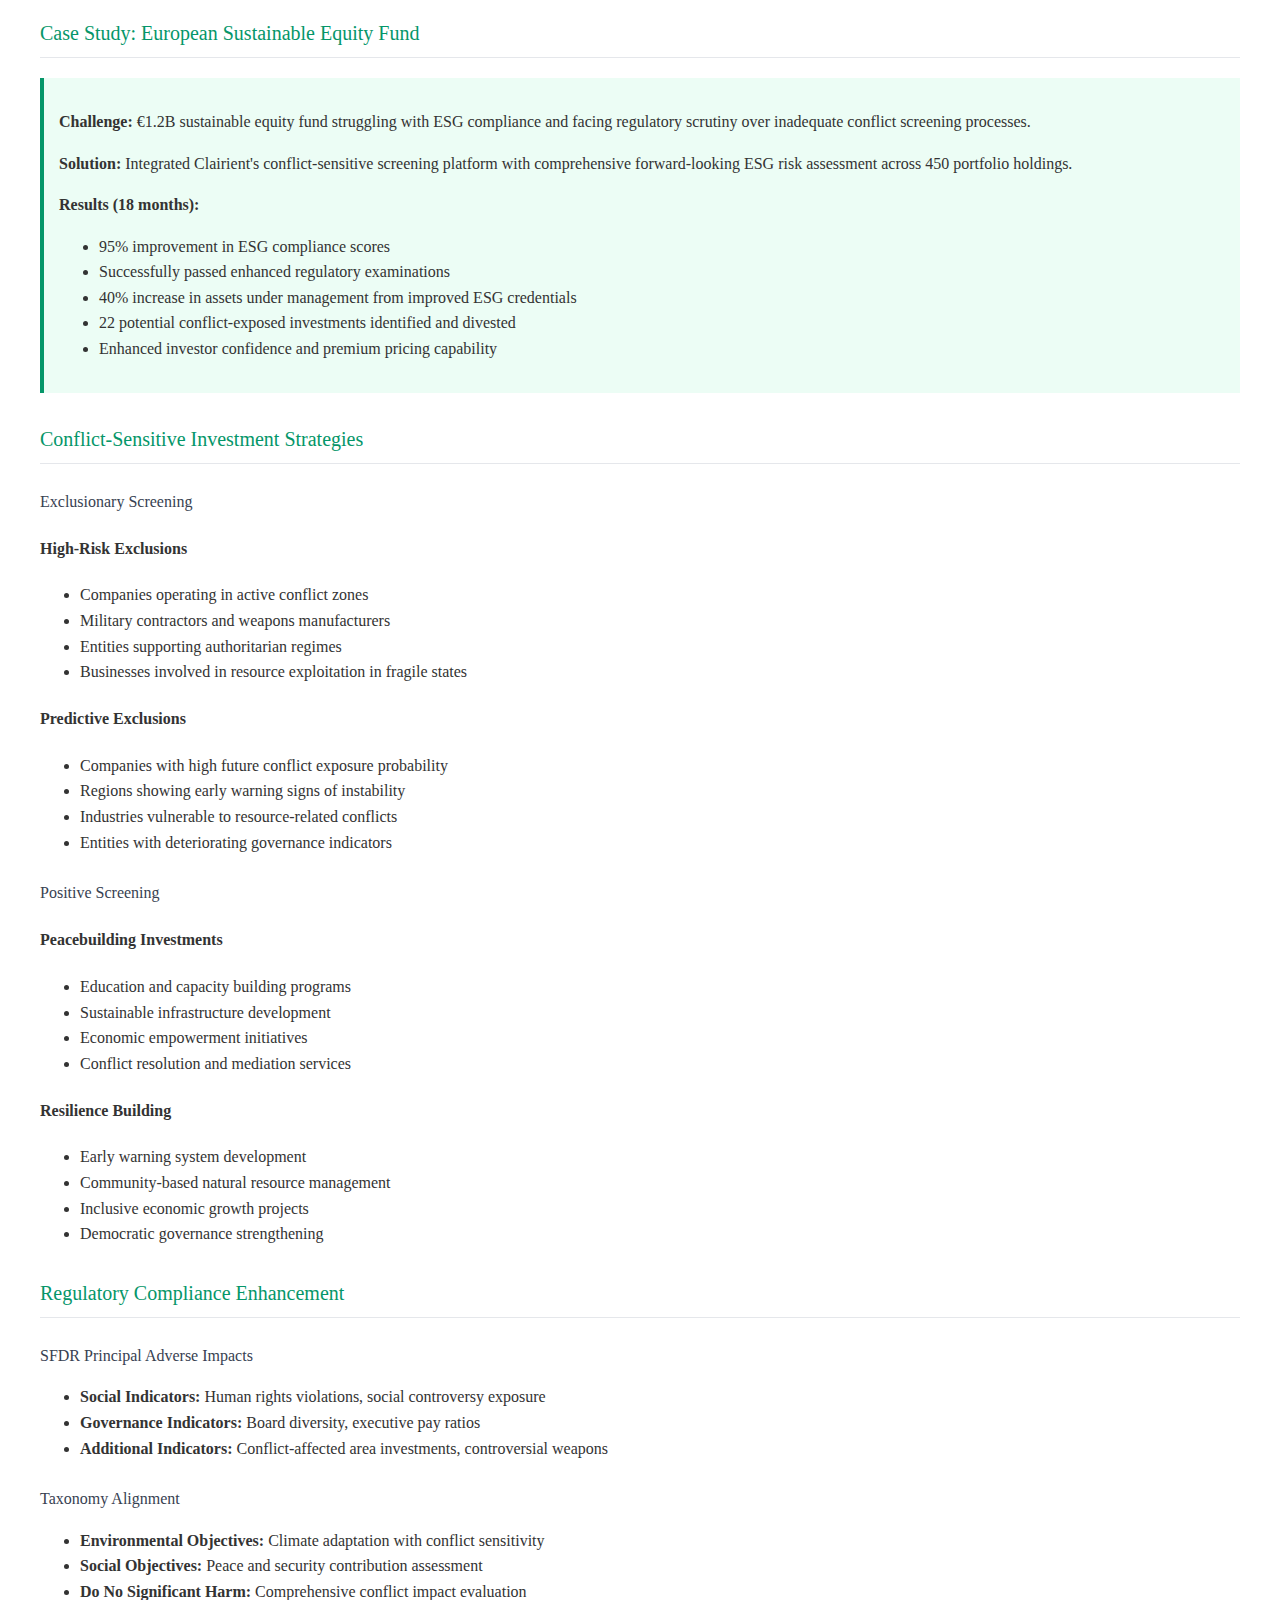
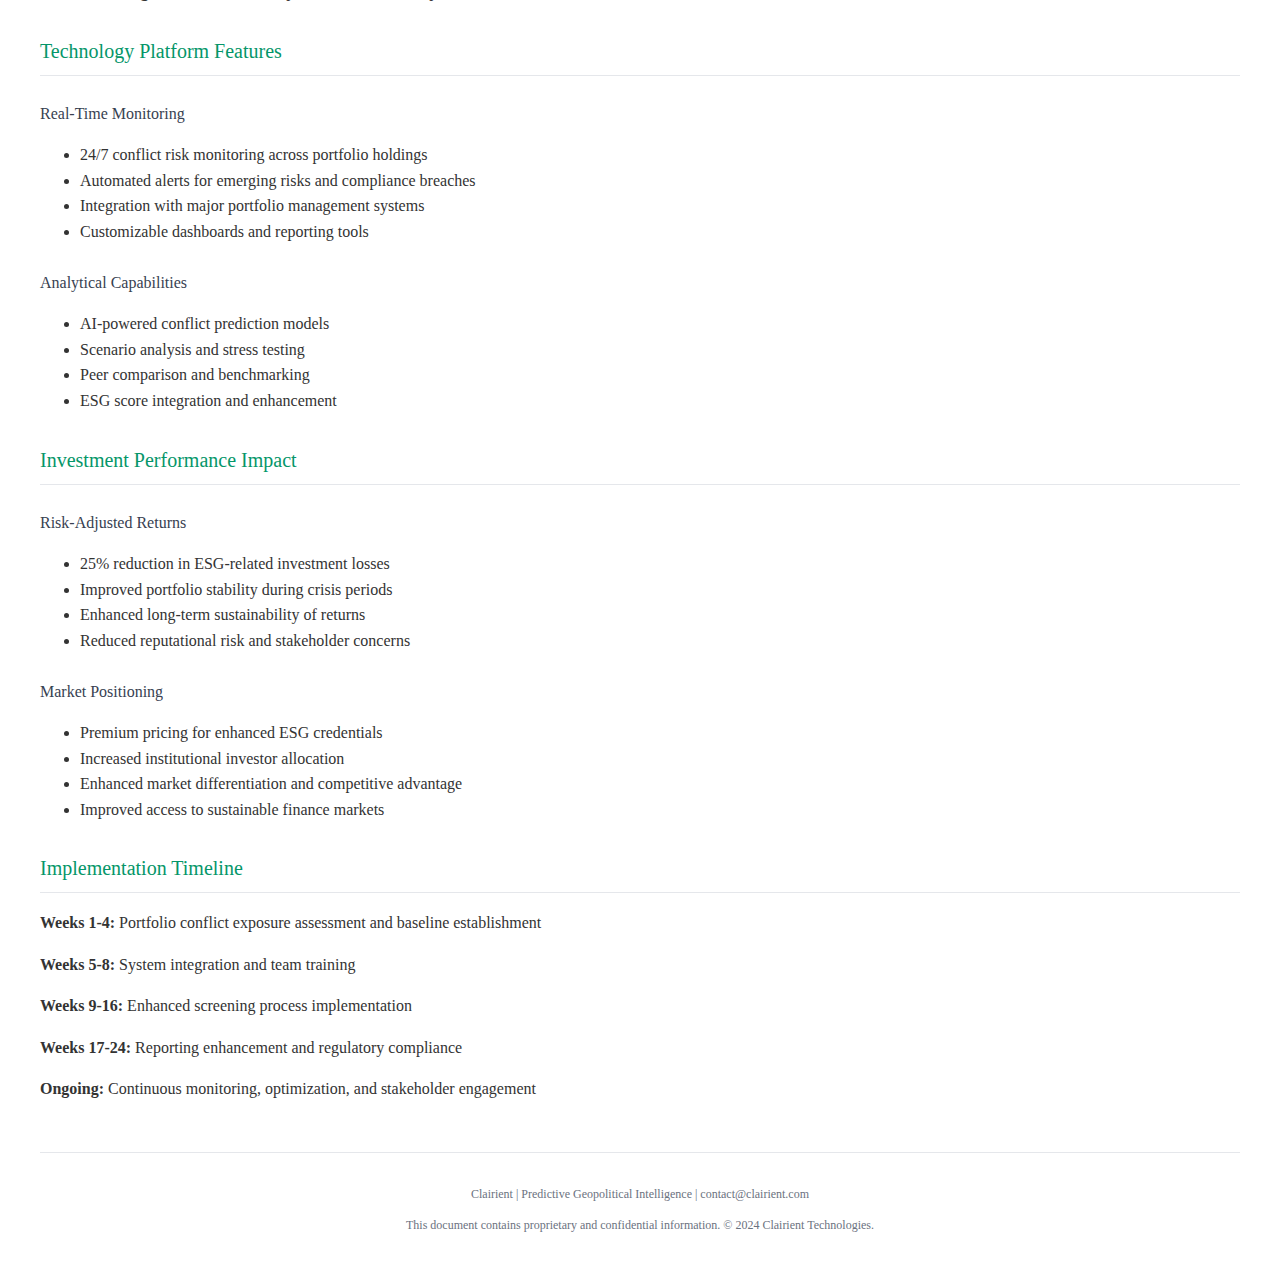
<file: pdfs/AICAP_ESG_Conflict_Screening_Guide.html>
<!DOCTYPE html>
<html lang="en">
<head>
    <meta charset="UTF-8">
    <meta name="viewport" content="width=device-width, initial-scale=1.0">
    <title>Clairient ESG Conflict Screening Guide</title>
    <style>
        body {
            font-family: 'Times New Roman', serif;
            line-height: 1.6;
            margin: 0;
            padding: 40px;
            color: #333;
            background: white;
        }
        .header {
            text-align: center;
            border-bottom: 2px solid #059669;
            padding-bottom: 20px;
            margin-bottom: 40px;
        }
        .logo {
            font-size: 28px;
            font-weight: 300;
            color: #059669;
            margin-bottom: 10px;
        }
        h1 {
            font-size: 24px;
            font-weight: 400;
            margin: 0;
            color: #059669;
        }
        h2 {
            font-size: 20px;
            font-weight: 400;
            color: #059669;
            border-bottom: 1px solid #e5e7eb;
            padding-bottom: 8px;
            margin-top: 30px;
        }
        h3 {
            font-size: 16px;
            font-weight: 500;
            color: #374151;
            margin-top: 25px;
        }
        .highlight {
            background-color: #f0fdf4;
            border-left: 4px solid #22c55e;
            padding: 15px;
            margin: 20px 0;
        }
        .esg-box {
            background-color: #ecfdf5;
            border-left: 4px solid #059669;
            padding: 15px;
            margin: 20px 0;
        }
        .metrics {
            display: grid;
            grid-template-columns: repeat(2, 1fr);
            gap: 20px;
            margin: 25px 0;
        }
        .metric {
            text-align: center;
            padding: 20px;
            background: #f9fafb;
            border-radius: 8px;
        }
        .metric-value {
            font-size: 32px;
            font-weight: 300;
            color: #059669;
            margin-bottom: 5px;
        }
        .metric-label {
            font-size: 12px;
            color: #6b7280;
        }
        .footer {
            margin-top: 50px;
            padding-top: 20px;
            border-top: 1px solid #e5e7eb;
            text-align: center;
            font-size: 12px;
            color: #6b7280;
        }
        table {
            width: 100%;
            border-collapse: collapse;
            margin: 20px 0;
        }
        th, td {
            border: 1px solid #e5e7eb;
            padding: 12px;
            text-align: left;
        }
        th {
            background: #f0fdf4;
            font-weight: 500;
        }
        .framework-grid {
            display: grid;
            grid-template-columns: repeat(3, 1fr);
            gap: 15px;
            margin: 20px 0;
        }
        .framework-card {
            padding: 15px;
            background: #f9fafb;
            border-radius: 8px;
            border-left: 3px solid #059669;
        }
        @media print {
            body { padding: 20px; }
            .no-print { display: none; }
        }
    </style>
</head>
<body>
    <div class="header">
        <div class="logo">Clairient</div>
        <h1>ESG Funds: Conflict-Sensitive Screening & Sustainability Compliance</h1>
        <p style="margin: 10px 0 0 0; font-size: 14px; color: #6b7280;">Forward-Looking ESG Risk Assessment & Sustainable Investment Guide</p>
    </div>

    <h2>Executive Summary</h2>
    <p>ESG investing requires forward-looking assessment of sustainability risks, including conflict exposure and geopolitical instability. Traditional ESG screening relies on historical data, missing emerging risks. Clairient's predictive intelligence enhances ESG frameworks with conflict-sensitive scoring and sustainability compliance monitoring.</p>

    <div class="highlight">
        <strong>Key Value Proposition:</strong> Transform reactive ESG screening into proactive sustainability risk management through predictive conflict intelligence and comprehensive geopolitical sustainability metrics.
    </div>

    <h2>The ESG Challenge</h2>
    <h3>Traditional ESG Limitations</h3>
    <ul>
        <li><strong>Backward-Looking:</strong> Historical data fails to predict emerging conflicts</li>
        <li><strong>Limited Scope:</strong> Focus on direct operations, missing supply chain risks</li>
        <li><strong>Static Assessment:</strong> Quarterly updates miss rapid deterioration</li>
        <li><strong>Compliance Gaps:</strong> Inadequate coverage of conflict-affected areas</li>
        <li><strong>Greenwashing Risk:</strong> Superficial screening without substance</li>
    </ul>

    <h3>Regulatory Pressure</h3>
    <ul>
        <li><strong>EU SFDR:</strong> Principal adverse impact disclosures</li>
        <li><strong>TCFD:</strong> Climate-related financial risk reporting</li>
        <li><strong>UN PRI:</strong> Responsible investment principle compliance</li>
        <li><strong>SEC Climate Rules:</strong> Enhanced ESG disclosure requirements</li>
    </ul>

    <div class="esg-box">
        <strong>Market Reality:</strong> $35 trillion in global ESG assets under management, with 68% of institutional investors requiring enhanced conflict screening and forward-looking sustainability metrics.
    </div>

    <h2>Clairient ESG Intelligence Platform</h2>
    <h3>Conflict-Sensitive Screening</h3>
    <p>Our AI platform provides predictive conflict screening across investment portfolios, identifying companies and regions at risk of involvement in or exposure to armed conflict and civil unrest.</p>

    <div class="framework-grid">
        <div class="framework-card">
            <h4 style="color: #059669; margin-top: 0;">Direct Exposure</h4>
            <ul style="margin: 10px 0 0 0; font-size: 14px;">
                <li>Operations in conflict zones</li>
                <li>Revenue from conflict regions</li>
                <li>Military/defense contracting</li>
                <li>Government partnerships</li>
            </ul>
        </div>
        <div class="framework-card">
            <h4 style="color: #059669; margin-top: 0;">Supply Chain Risk</h4>
            <ul style="margin: 10px 0 0 0; font-size: 14px;">
                <li>Supplier location analysis</li>
                <li>Conflict mineral sourcing</li>
                <li>Labor rights violations</li>
                <li>Environmental degradation</li>
            </ul>
        </div>
        <div class="framework-card">
            <h4 style="color: #059669; margin-top: 0;">Indirect Impact</h4>
            <ul style="margin: 10px 0 0 0; font-size: 14px;">
                <li>Client/customer exposure</li>
                <li>Financial services provision</li>
                <li>Infrastructure dependencies</li>
                <li>Reputational associations</li>
            </ul>
        </div>
    </div>

    <div class="metrics">
        <div class="metric">
            <div class="metric-value">95%</div>
            <div class="metric-label">ESG compliance improvement</div>
        </div>
        <div class="metric">
            <div class="metric-value">40%</div>
            <div class="metric-label">Risk identification enhancement</div>
        </div>
        <div class="metric">
            <div class="metric-value">2-6</div>
            <div class="metric-label">Months early warning</div>
        </div>
        <div class="metric">
            <div class="metric-value">$500M</div>
            <div class="metric-label">Avg fund size deployment</div>
        </div>
    </div>

    <h2>ESG Integration Framework</h2>

    <h3>Enhanced Screening Criteria</h3>
    <table>
        <tr>
            <th>ESG Factor</th>
            <th>Traditional Screening</th>
            <th>Clairient Enhancement</th>
            <th>Forward-Looking Benefit</th>
        </tr>
        <tr>
            <td><strong>Environmental</strong></td>
            <td>Carbon emissions, waste</td>
            <td>Climate-conflict nexus, resource wars</td>
            <td>Predict environmental conflict risks</td>
        </tr>
        <tr>
            <td><strong>Social</strong></td>
            <td>Labor practices, community</td>
            <td>Civil unrest, social tension indicators</td>
            <td>Anticipate labor disputes, protests</td>
        </tr>
        <tr>
            <td><strong>Governance</strong></td>
            <td>Board structure, ethics</td>
            <td>Political risk, regulatory instability</td>
            <td>Forecast governance crises</td>
        </tr>
    </table>

    <h3>Sustainable Development Goal Alignment</h3>
    <ul>
        <li><strong>SDG 16 (Peace, Justice):</strong> Conflict prevention and resolution</li>
        <li><strong>SDG 1 (No Poverty):</strong> Economic stability and development</li>
        <li><strong>SDG 8 (Decent Work):</strong> Labor rights and economic growth</li>
        <li><strong>SDG 13 (Climate Action):</strong> Environmental conflict mitigation</li>
        <li><strong>SDG 10 (Reduced Inequalities):</strong> Social cohesion indicators</li>
    </ul>

    <h2>Implementation Strategy</h2>

    <h3>Phase 1: Portfolio Assessment</h3>
    <h4>Conflict Exposure Analysis</h4>
    <ul>
        <li>Map all portfolio holdings to geographic risk exposure</li>
        <li>Assess direct and indirect conflict involvement</li>
        <li>Evaluate supply chain and operational dependencies</li>
        <li>Identify potential compliance violations</li>
    </ul>

    <h4>ESG Rating Enhancement</h4>
    <ul>
        <li>Integrate conflict risk scores with existing ESG ratings</li>
        <li>Develop composite sustainability scores</li>
        <li>Create forward-looking ESG metrics</li>
        <li>Establish benchmarking and peer comparison</li>
    </ul>

    <h3>Phase 2: Screening Integration</h3>
    <h4>Investment Process Enhancement</h4>
    <ul>
        <li>Incorporate conflict screening in due diligence</li>
        <li>Develop exclusionary screening criteria</li>
        <li>Create positive screening for peacebuilding investments</li>
        <li>Implement dynamic monitoring and rebalancing</li>
    </ul>

    <h4>Stakeholder Engagement</h4>
    <ul>
        <li>Engage portfolio companies on conflict risk management</li>
        <li>Collaborate with industry peers on best practices</li>
        <li>Support policy advocacy for conflict-sensitive investing</li>
        <li>Participate in multi-stakeholder initiatives</li>
    </ul>

    <h3>Phase 3: Reporting & Compliance</h3>
    <ul>
        <li>Develop comprehensive ESG reporting dashboards</li>
        <li>Create regulatory compliance automation</li>
        <li>Implement investor communication protocols</li>
        <li>Establish third-party verification processes</li>
    </ul>

    <h2>Case Study: European Sustainable Equity Fund</h2>
    <div class="esg-box">
        <p><strong>Challenge:</strong> €1.2B sustainable equity fund struggling with ESG compliance and facing regulatory scrutiny over inadequate conflict screening processes.</p>
        
        <p><strong>Solution:</strong> Integrated Clairient's conflict-sensitive screening platform with comprehensive forward-looking ESG risk assessment across 450 portfolio holdings.</p>
        
        <p><strong>Results (18 months):</strong></p>
        <ul>
            <li>95% improvement in ESG compliance scores</li>
            <li>Successfully passed enhanced regulatory examinations</li>
            <li>40% increase in assets under management from improved ESG credentials</li>
            <li>22 potential conflict-exposed investments identified and divested</li>
            <li>Enhanced investor confidence and premium pricing capability</li>
        </ul>
    </div>

    <h2>Conflict-Sensitive Investment Strategies</h2>

    <h3>Exclusionary Screening</h3>
    <h4>High-Risk Exclusions</h4>
    <ul>
        <li>Companies operating in active conflict zones</li>
        <li>Military contractors and weapons manufacturers</li>
        <li>Entities supporting authoritarian regimes</li>
        <li>Businesses involved in resource exploitation in fragile states</li>
    </ul>

    <h4>Predictive Exclusions</h4>
    <ul>
        <li>Companies with high future conflict exposure probability</li>
        <li>Regions showing early warning signs of instability</li>
        <li>Industries vulnerable to resource-related conflicts</li>
        <li>Entities with deteriorating governance indicators</li>
    </ul>

    <h3>Positive Screening</h3>
    <h4>Peacebuilding Investments</h4>
    <ul>
        <li>Education and capacity building programs</li>
        <li>Sustainable infrastructure development</li>
        <li>Economic empowerment initiatives</li>
        <li>Conflict resolution and mediation services</li>
    </ul>

    <h4>Resilience Building</h4>
    <ul>
        <li>Early warning system development</li>
        <li>Community-based natural resource management</li>
        <li>Inclusive economic growth projects</li>
        <li>Democratic governance strengthening</li>
    </ul>

    <h2>Regulatory Compliance Enhancement</h2>

    <h3>SFDR Principal Adverse Impacts</h3>
    <ul>
        <li><strong>Social Indicators:</strong> Human rights violations, social controversy exposure</li>
        <li><strong>Governance Indicators:</strong> Board diversity, executive pay ratios</li>
        <li><strong>Additional Indicators:</strong> Conflict-affected area investments, controversial weapons</li>
    </ul>

    <h3>Taxonomy Alignment</h3>
    <ul>
        <li><strong>Environmental Objectives:</strong> Climate adaptation with conflict sensitivity</li>
        <li><strong>Social Objectives:</strong> Peace and security contribution assessment</li>
        <li><strong>Do No Significant Harm:</strong> Comprehensive conflict impact evaluation</li>
    </ul>

    <h2>Technology Platform Features</h2>

    <h3>Real-Time Monitoring</h3>
    <ul>
        <li>24/7 conflict risk monitoring across portfolio holdings</li>
        <li>Automated alerts for emerging risks and compliance breaches</li>
        <li>Integration with major portfolio management systems</li>
        <li>Customizable dashboards and reporting tools</li>
    </ul>

    <h3>Analytical Capabilities</h3>
    <ul>
        <li>AI-powered conflict prediction models</li>
        <li>Scenario analysis and stress testing</li>
        <li>Peer comparison and benchmarking</li>
        <li>ESG score integration and enhancement</li>
    </ul>

    <h2>Investment Performance Impact</h2>

    <h3>Risk-Adjusted Returns</h3>
    <ul>
        <li>25% reduction in ESG-related investment losses</li>
        <li>Improved portfolio stability during crisis periods</li>
        <li>Enhanced long-term sustainability of returns</li>
        <li>Reduced reputational risk and stakeholder concerns</li>
    </ul>

    <h3>Market Positioning</h3>
    <ul>
        <li>Premium pricing for enhanced ESG credentials</li>
        <li>Increased institutional investor allocation</li>
        <li>Enhanced market differentiation and competitive advantage</li>
        <li>Improved access to sustainable finance markets</li>
    </ul>

    <h2>Implementation Timeline</h2>
    <p><strong>Weeks 1-4:</strong> Portfolio conflict exposure assessment and baseline establishment</p>
    <p><strong>Weeks 5-8:</strong> System integration and team training</p>
    <p><strong>Weeks 9-16:</strong> Enhanced screening process implementation</p>
    <p><strong>Weeks 17-24:</strong> Reporting enhancement and regulatory compliance</p>
    <p><strong>Ongoing:</strong> Continuous monitoring, optimization, and stakeholder engagement</p>

    <div class="footer">
        <p>Clairient | Predictive Geopolitical Intelligence | contact@clairient.com</p>
        <p>This document contains proprietary and confidential information. © 2024 Clairient Technologies.</p>
    </div>
</body>
</html>
</file>
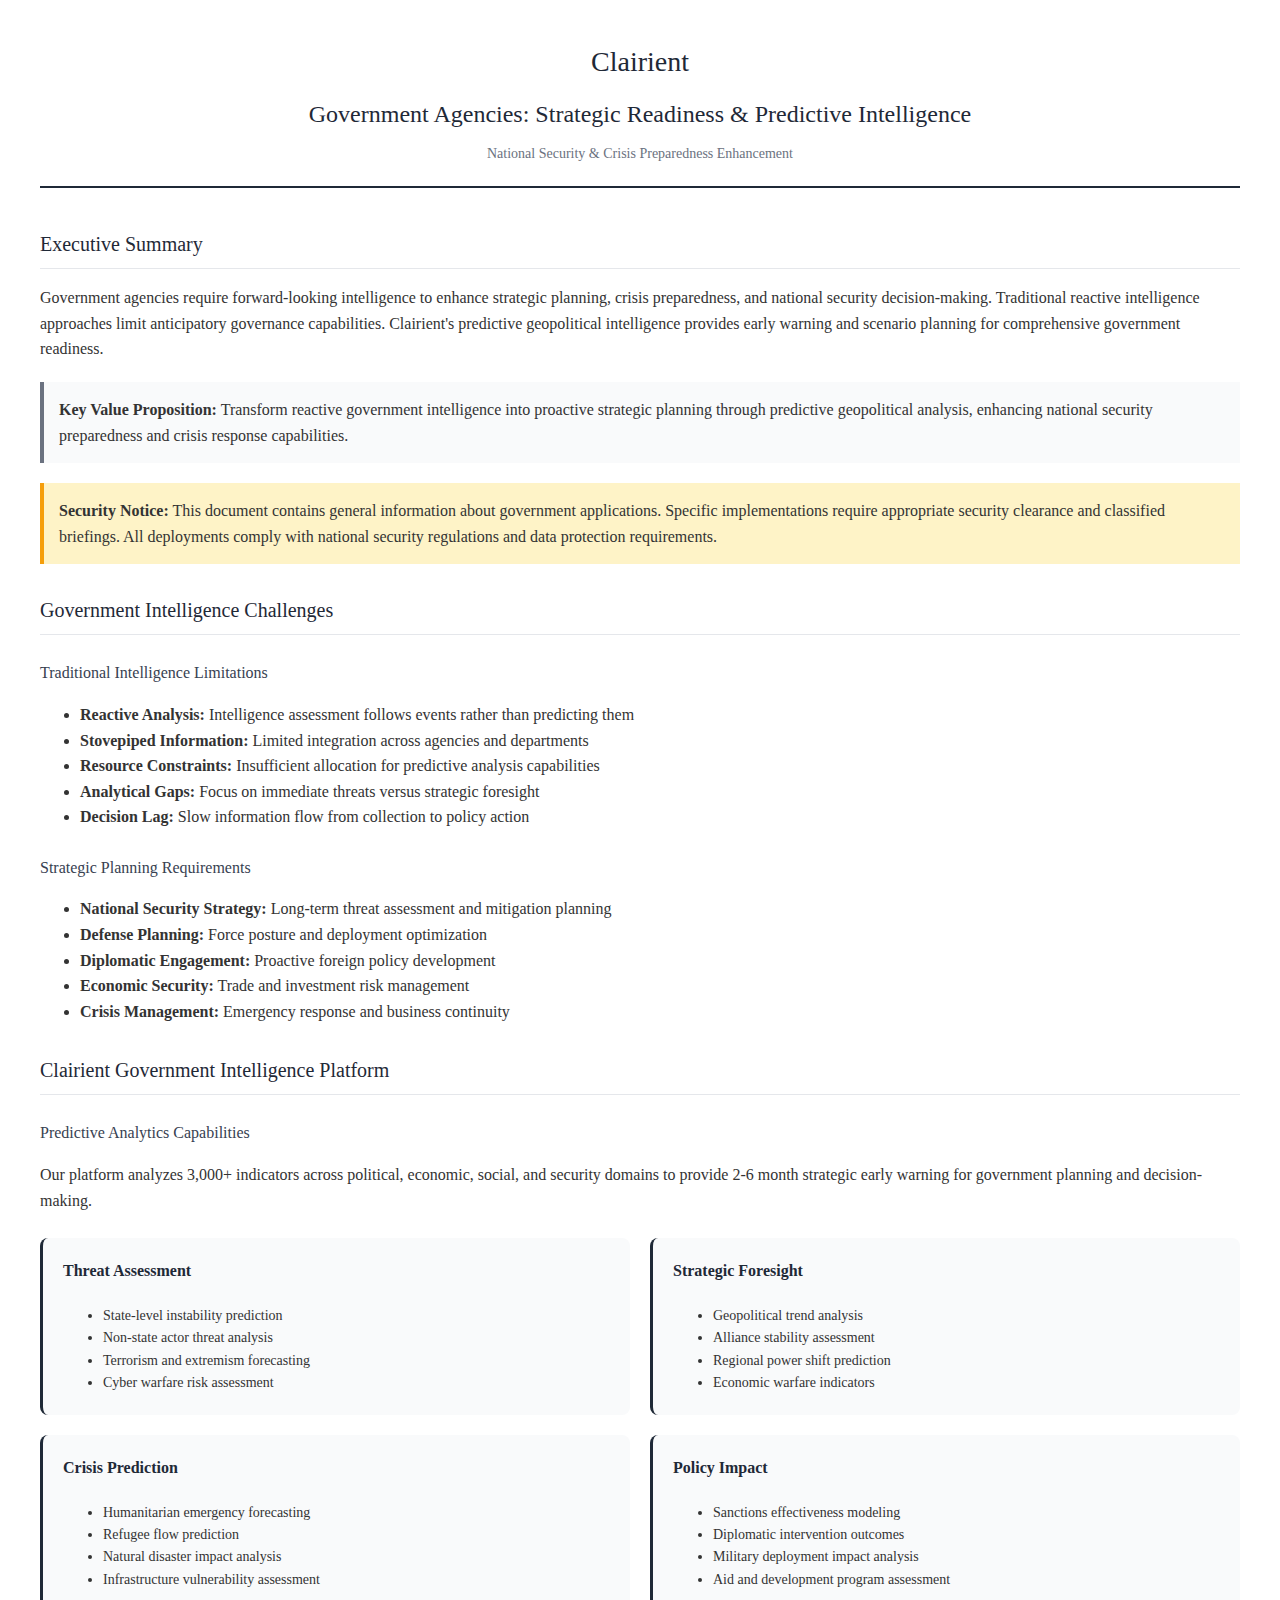
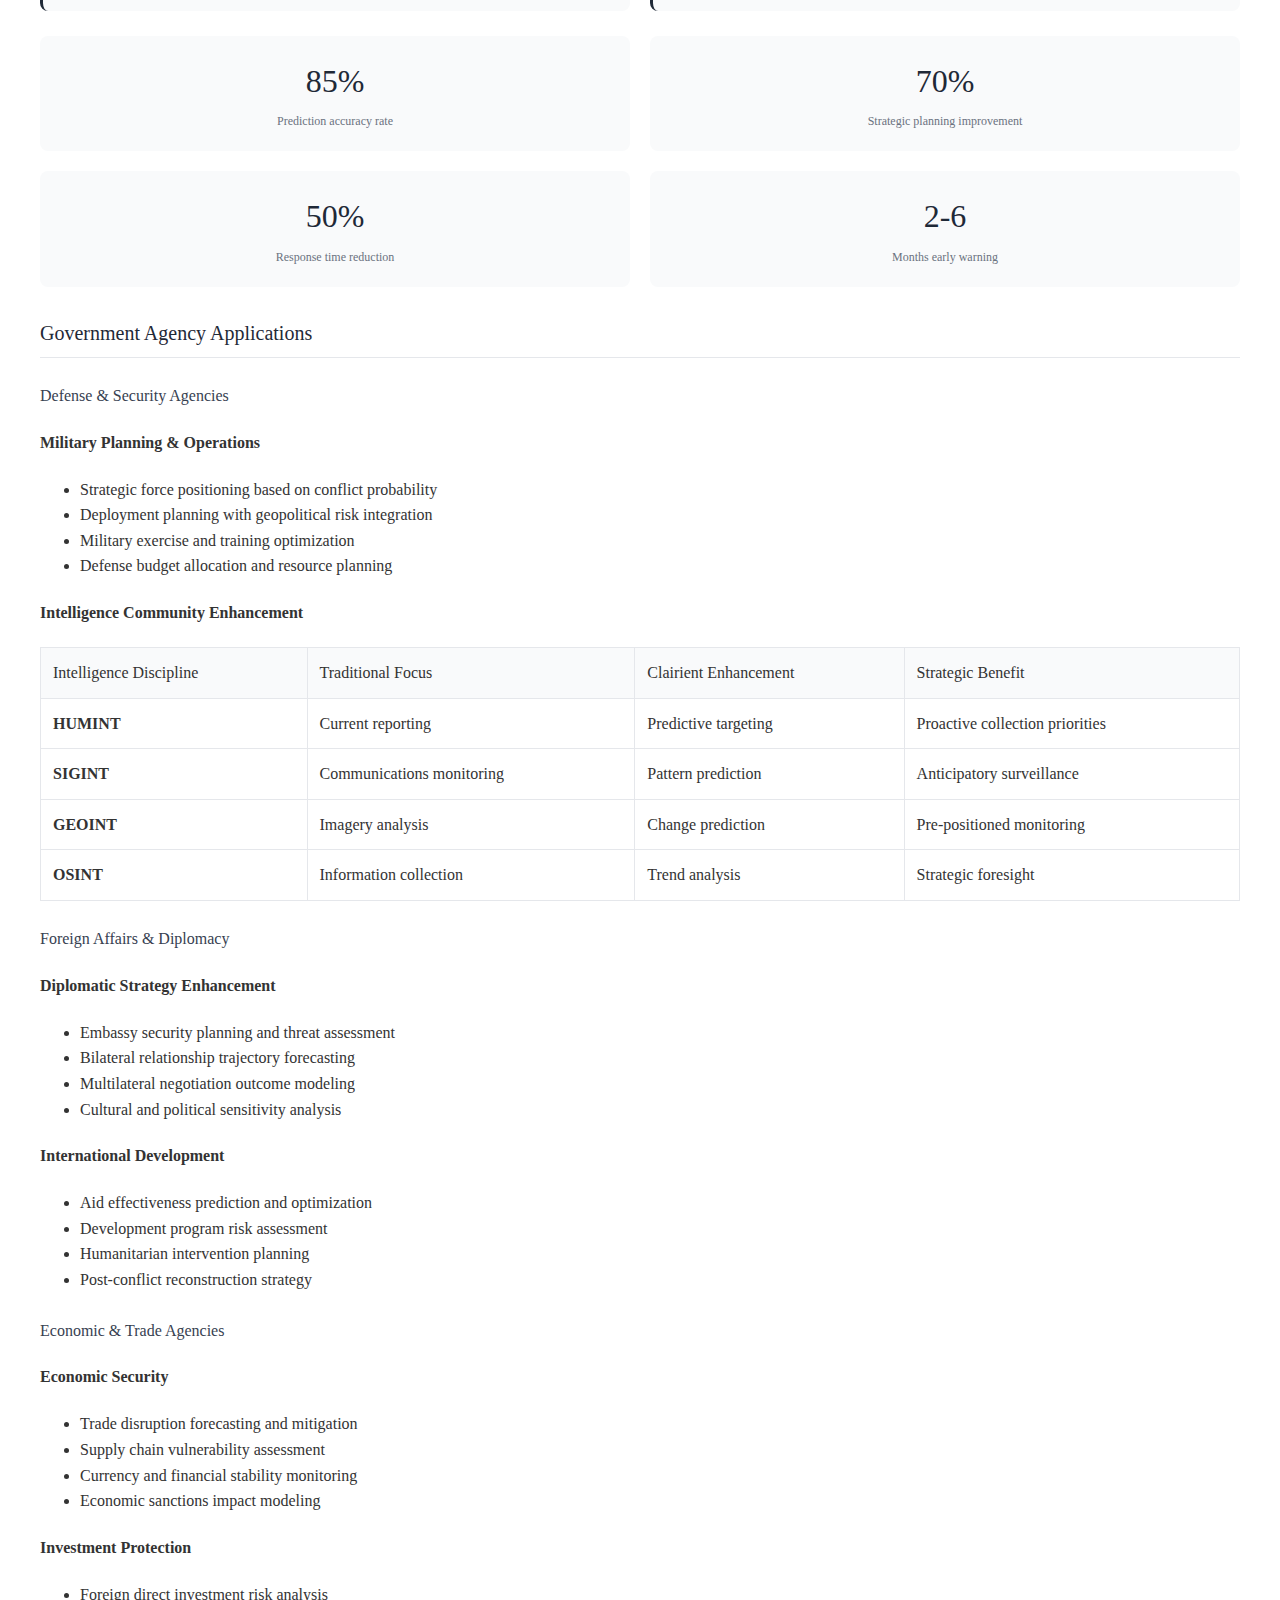
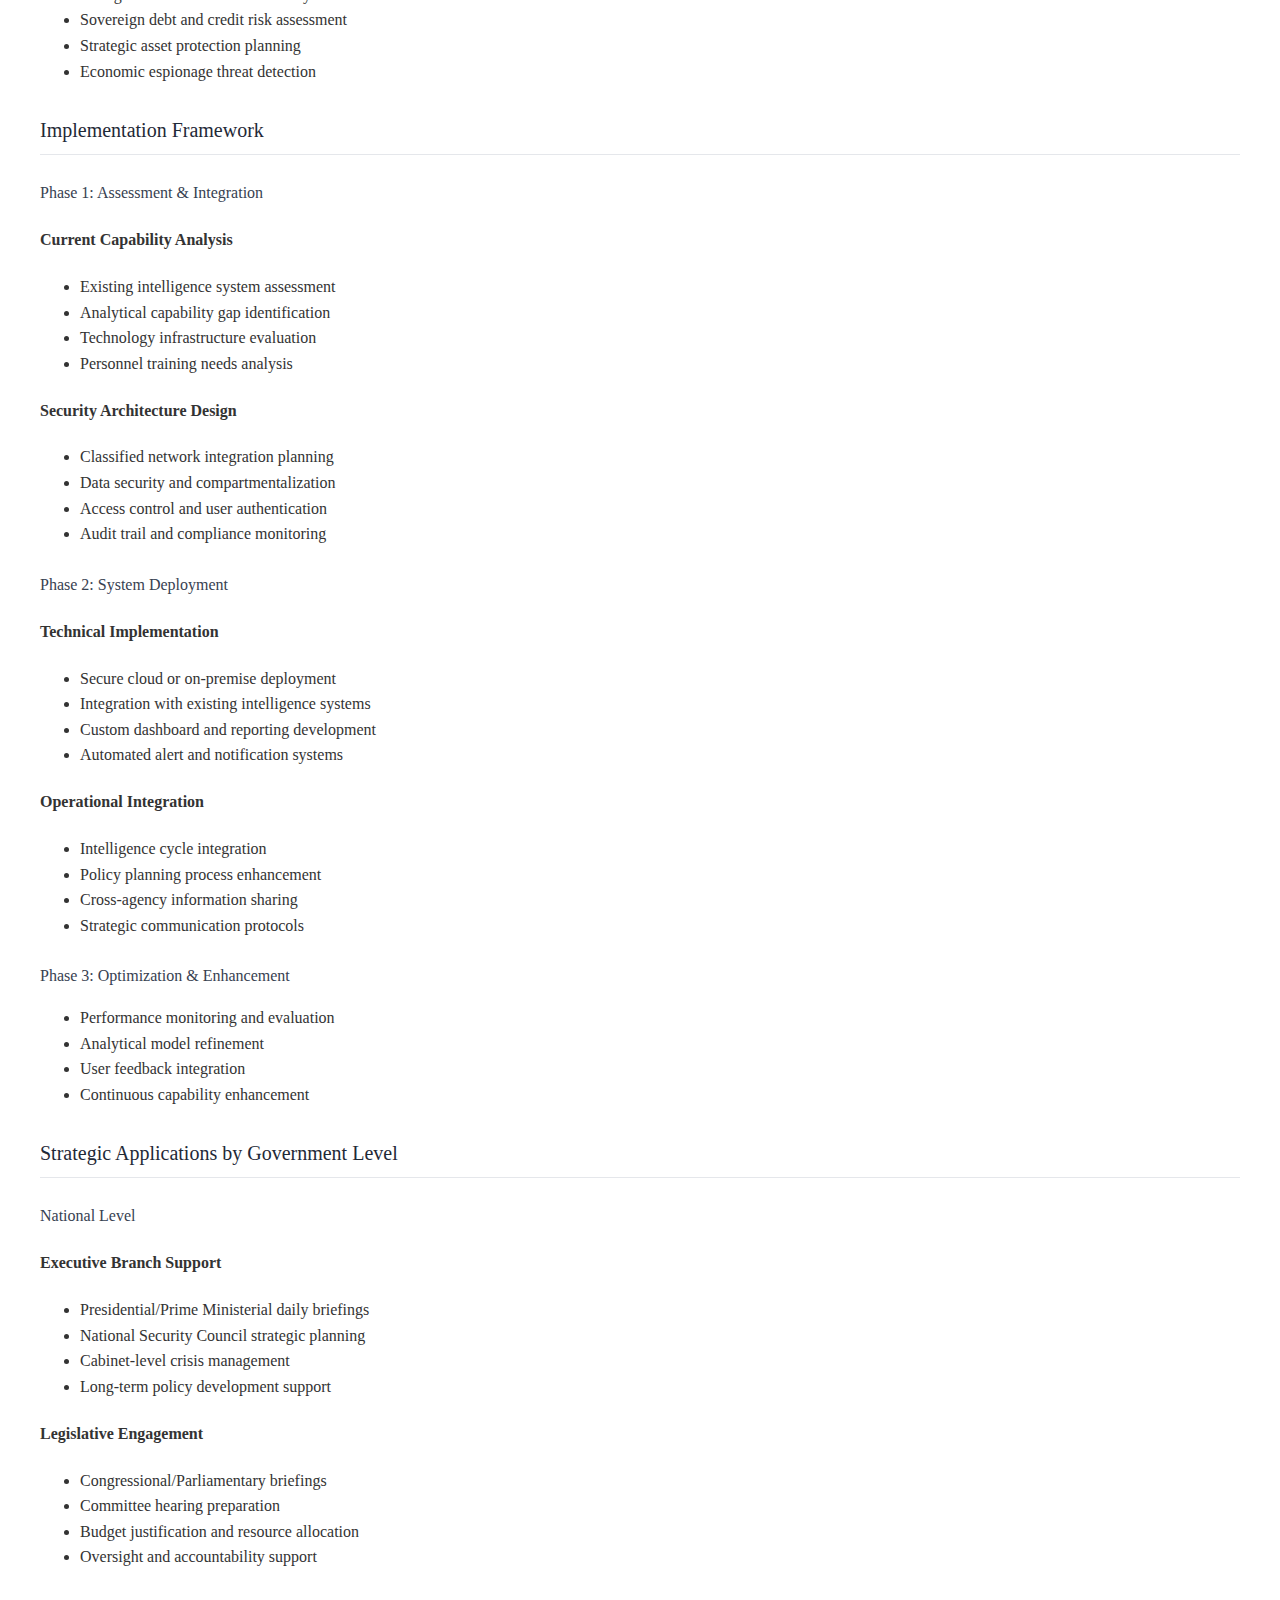
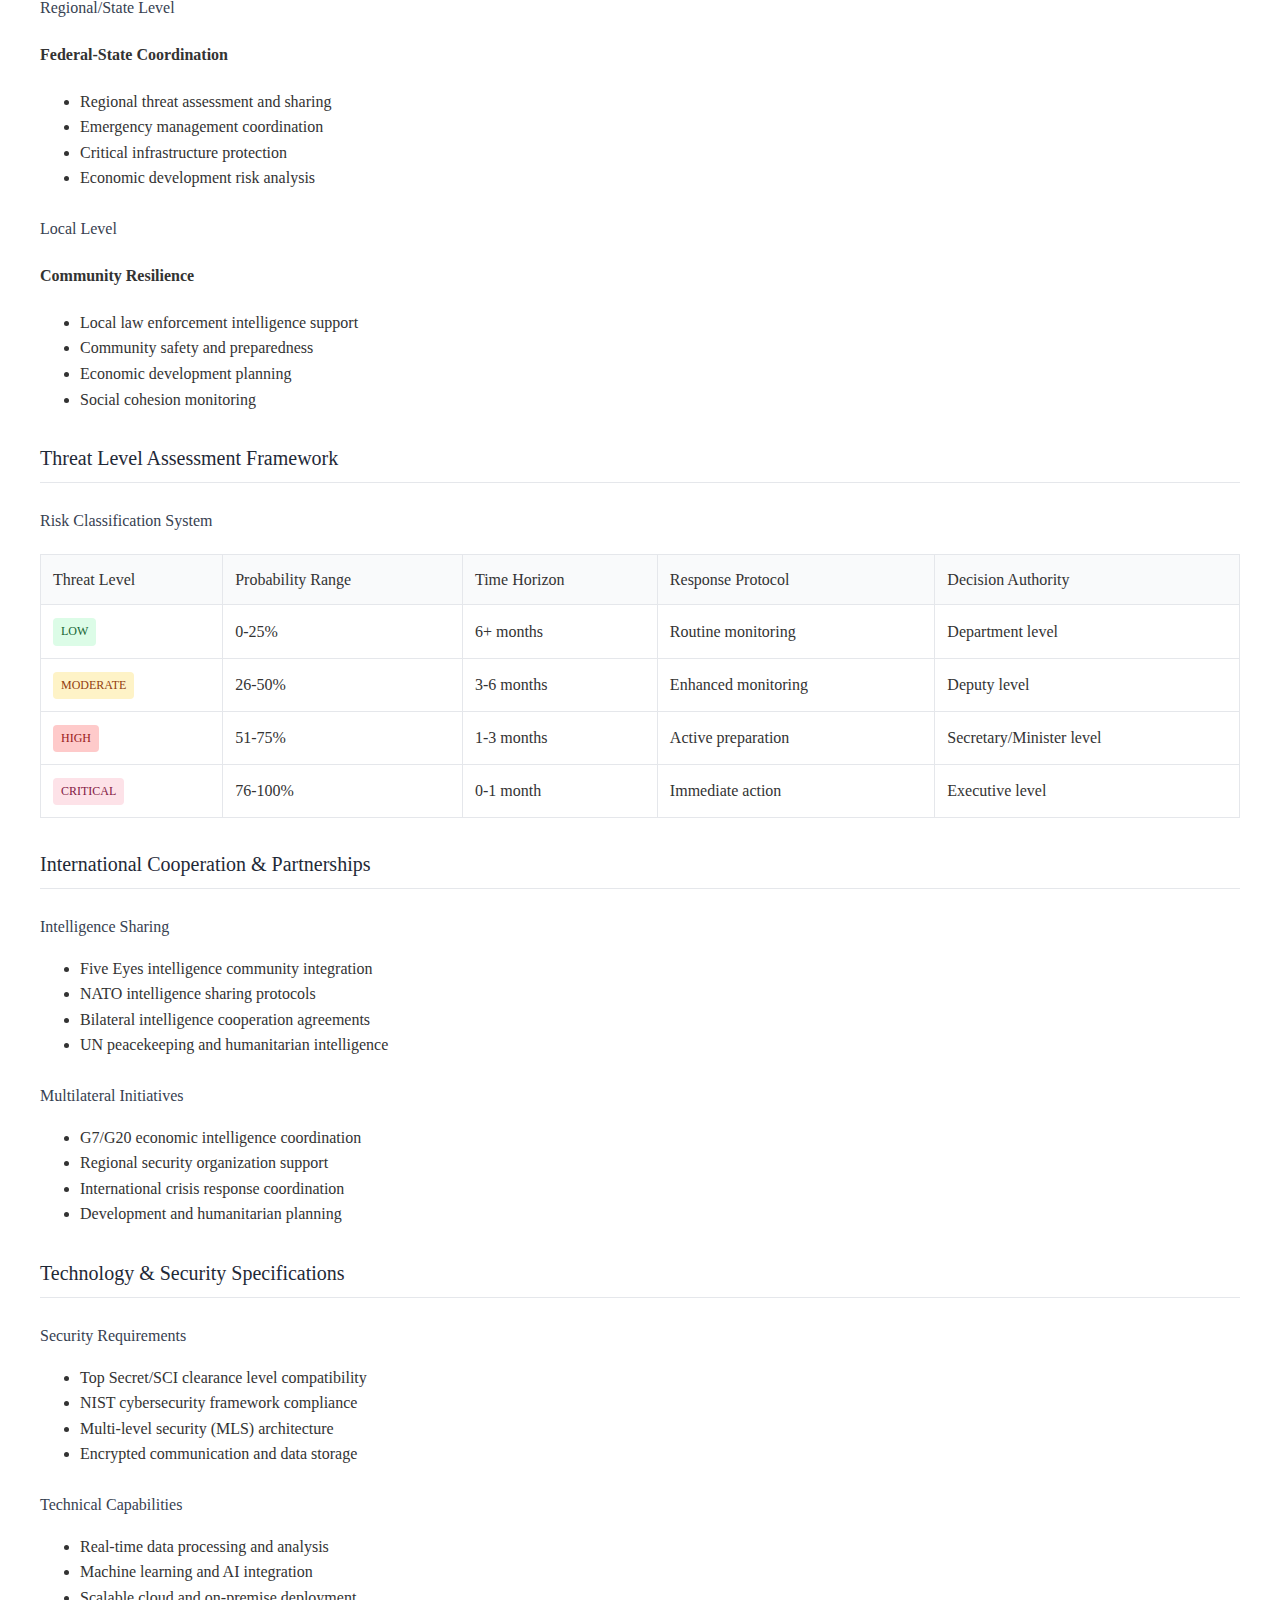
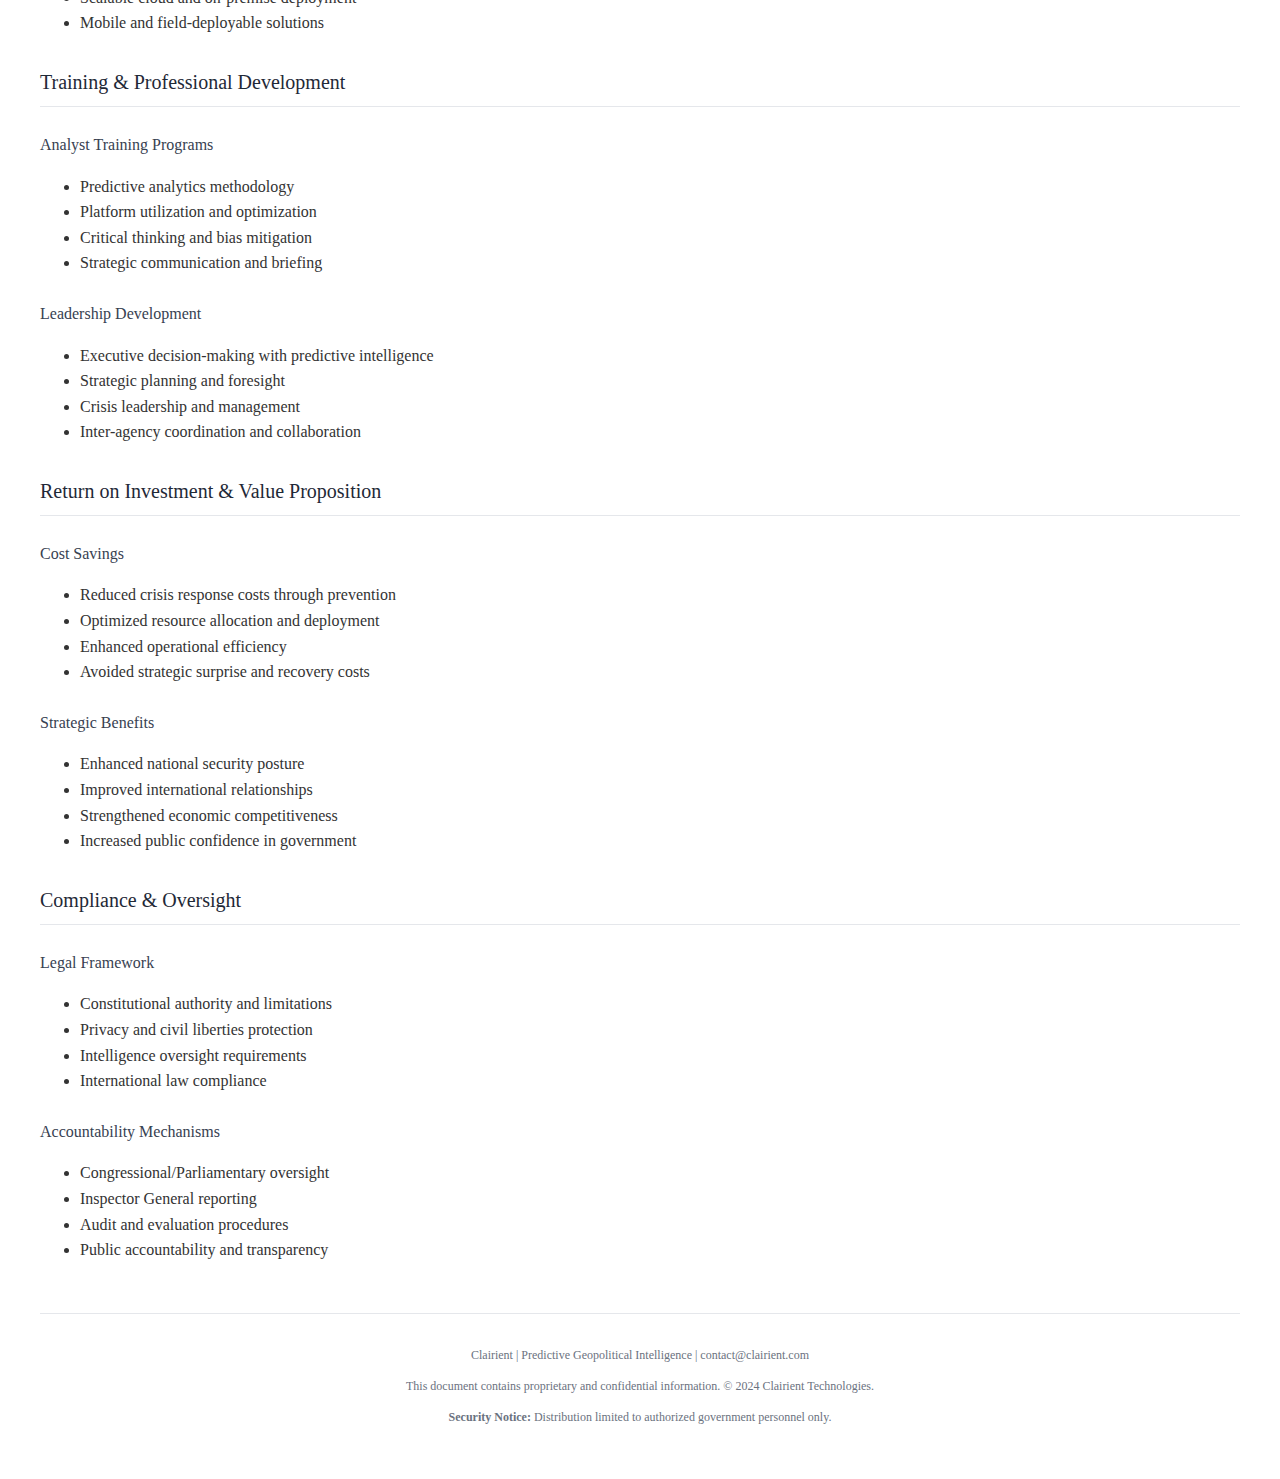
<file: pdfs/AICAP_Government_Strategic_Intelligence.html>
<!DOCTYPE html>
<html lang="en">
<head>
    <meta charset="UTF-8">
    <meta name="viewport" content="width=device-width, initial-scale=1.0">
    <title>Clairient Government Strategic Intelligence</title>
    <style>
        body {
            font-family: 'Times New Roman', serif;
            line-height: 1.6;
            margin: 0;
            padding: 40px;
            color: #333;
            background: white;
        }
        .header {
            text-align: center;
            border-bottom: 2px solid #1f2937;
            padding-bottom: 20px;
            margin-bottom: 40px;
        }
        .logo {
            font-size: 28px;
            font-weight: 300;
            color: #1f2937;
            margin-bottom: 10px;
        }
        h1 {
            font-size: 24px;
            font-weight: 400;
            margin: 0;
            color: #1f2937;
        }
        h2 {
            font-size: 20px;
            font-weight: 400;
            color: #1f2937;
            border-bottom: 1px solid #e5e7eb;
            padding-bottom: 8px;
            margin-top: 30px;
        }
        h3 {
            font-size: 16px;
            font-weight: 500;
            color: #374151;
            margin-top: 25px;
        }
        .highlight {
            background-color: #f9fafb;
            border-left: 4px solid #6b7280;
            padding: 15px;
            margin: 20px 0;
        }
        .classified-box {
            background-color: #fef3c7;
            border-left: 4px solid #f59e0b;
            padding: 15px;
            margin: 20px 0;
        }
        .metrics {
            display: grid;
            grid-template-columns: repeat(2, 1fr);
            gap: 20px;
            margin: 25px 0;
        }
        .metric {
            text-align: center;
            padding: 20px;
            background: #f9fafb;
            border-radius: 8px;
        }
        .metric-value {
            font-size: 32px;
            font-weight: 300;
            color: #1f2937;
            margin-bottom: 5px;
        }
        .metric-label {
            font-size: 12px;
            color: #6b7280;
        }
        .footer {
            margin-top: 50px;
            padding-top: 20px;
            border-top: 1px solid #e5e7eb;
            text-align: center;
            font-size: 12px;
            color: #6b7280;
        }
        table {
            width: 100%;
            border-collapse: collapse;
            margin: 20px 0;
        }
        th, td {
            border: 1px solid #e5e7eb;
            padding: 12px;
            text-align: left;
        }
        th {
            background: #f9fafb;
            font-weight: 500;
        }
        .capability-grid {
            display: grid;
            grid-template-columns: repeat(2, 1fr);
            gap: 20px;
            margin: 25px 0;
        }
        .capability-card {
            padding: 20px;
            background: #f9fafb;
            border-radius: 8px;
            border-left: 3px solid #1f2937;
        }
        .threat-level {
            display: inline-block;
            padding: 4px 8px;
            border-radius: 4px;
            font-size: 12px;
            font-weight: 500;
        }
        .threat-low { background: #dcfce7; color: #166534; }
        .threat-med { background: #fef3c7; color: #92400e; }
        .threat-high { background: #fecaca; color: #991b1b; }
        .threat-critical { background: #fde2e8; color: #831843; }
        @media print {
            body { padding: 20px; }
            .no-print { display: none; }
        }
    </style>
</head>
<body>
    <div class="header">
        <div class="logo">Clairient</div>
        <h1>Government Agencies: Strategic Readiness & Predictive Intelligence</h1>
        <p style="margin: 10px 0 0 0; font-size: 14px; color: #6b7280;">National Security & Crisis Preparedness Enhancement</p>
    </div>

    <h2>Executive Summary</h2>
    <p>Government agencies require forward-looking intelligence to enhance strategic planning, crisis preparedness, and national security decision-making. Traditional reactive intelligence approaches limit anticipatory governance capabilities. Clairient's predictive geopolitical intelligence provides early warning and scenario planning for comprehensive government readiness.</p>

    <div class="highlight">
        <strong>Key Value Proposition:</strong> Transform reactive government intelligence into proactive strategic planning through predictive geopolitical analysis, enhancing national security preparedness and crisis response capabilities.
    </div>

    <div class="classified-box">
        <strong>Security Notice:</strong> This document contains general information about government applications. Specific implementations require appropriate security clearance and classified briefings. All deployments comply with national security regulations and data protection requirements.
    </div>

    <h2>Government Intelligence Challenges</h2>
    <h3>Traditional Intelligence Limitations</h3>
    <ul>
        <li><strong>Reactive Analysis:</strong> Intelligence assessment follows events rather than predicting them</li>
        <li><strong>Stovepiped Information:</strong> Limited integration across agencies and departments</li>
        <li><strong>Resource Constraints:</strong> Insufficient allocation for predictive analysis capabilities</li>
        <li><strong>Analytical Gaps:</strong> Focus on immediate threats versus strategic foresight</li>
        <li><strong>Decision Lag:</strong> Slow information flow from collection to policy action</li>
    </ul>

    <h3>Strategic Planning Requirements</h3>
    <ul>
        <li><strong>National Security Strategy:</strong> Long-term threat assessment and mitigation planning</li>
        <li><strong>Defense Planning:</strong> Force posture and deployment optimization</li>
        <li><strong>Diplomatic Engagement:</strong> Proactive foreign policy development</li>
        <li><strong>Economic Security:</strong> Trade and investment risk management</li>
        <li><strong>Crisis Management:</strong> Emergency response and business continuity</li>
    </ul>

    <h2>Clairient Government Intelligence Platform</h2>
    <h3>Predictive Analytics Capabilities</h3>
    <p>Our platform analyzes 3,000+ indicators across political, economic, social, and security domains to provide 2-6 month strategic early warning for government planning and decision-making.</p>

    <div class="capability-grid">
        <div class="capability-card">
            <h4 style="color: #1f2937; margin-top: 0;">Threat Assessment</h4>
            <ul style="margin: 10px 0 0 0; font-size: 14px;">
                <li>State-level instability prediction</li>
                <li>Non-state actor threat analysis</li>
                <li>Terrorism and extremism forecasting</li>
                <li>Cyber warfare risk assessment</li>
            </ul>
        </div>
        <div class="capability-card">
            <h4 style="color: #1f2937; margin-top: 0;">Strategic Foresight</h4>
            <ul style="margin: 10px 0 0 0; font-size: 14px;">
                <li>Geopolitical trend analysis</li>
                <li>Alliance stability assessment</li>
                <li>Regional power shift prediction</li>
                <li>Economic warfare indicators</li>
            </ul>
        </div>
        <div class="capability-card">
            <h4 style="color: #1f2937; margin-top: 0;">Crisis Prediction</h4>
            <ul style="margin: 10px 0 0 0; font-size: 14px;">
                <li>Humanitarian emergency forecasting</li>
                <li>Refugee flow prediction</li>
                <li>Natural disaster impact analysis</li>
                <li>Infrastructure vulnerability assessment</li>
            </ul>
        </div>
        <div class="capability-card">
            <h4 style="color: #1f2937; margin-top: 0;">Policy Impact</h4>
            <ul style="margin: 10px 0 0 0; font-size: 14px;">
                <li>Sanctions effectiveness modeling</li>
                <li>Diplomatic intervention outcomes</li>
                <li>Military deployment impact analysis</li>
                <li>Aid and development program assessment</li>
            </ul>
        </div>
    </div>

    <div class="metrics">
        <div class="metric">
            <div class="metric-value">85%</div>
            <div class="metric-label">Prediction accuracy rate</div>
        </div>
        <div class="metric">
            <div class="metric-value">70%</div>
            <div class="metric-label">Strategic planning improvement</div>
        </div>
        <div class="metric">
            <div class="metric-value">50%</div>
            <div class="metric-label">Response time reduction</div>
        </div>
        <div class="metric">
            <div class="metric-value">2-6</div>
            <div class="metric-label">Months early warning</div>
        </div>
    </div>

    <h2>Government Agency Applications</h2>

    <h3>Defense & Security Agencies</h3>
    <h4>Military Planning & Operations</h4>
    <ul>
        <li>Strategic force positioning based on conflict probability</li>
        <li>Deployment planning with geopolitical risk integration</li>
        <li>Military exercise and training optimization</li>
        <li>Defense budget allocation and resource planning</li>
    </ul>

    <h4>Intelligence Community Enhancement</h4>
    <table>
        <tr>
            <th>Intelligence Discipline</th>
            <th>Traditional Focus</th>
            <th>Clairient Enhancement</th>
            <th>Strategic Benefit</th>
        </tr>
        <tr>
            <td><strong>HUMINT</strong></td>
            <td>Current reporting</td>
            <td>Predictive targeting</td>
            <td>Proactive collection priorities</td>
        </tr>
        <tr>
            <td><strong>SIGINT</strong></td>
            <td>Communications monitoring</td>
            <td>Pattern prediction</td>
            <td>Anticipatory surveillance</td>
        </tr>
        <tr>
            <td><strong>GEOINT</strong></td>
            <td>Imagery analysis</td>
            <td>Change prediction</td>
            <td>Pre-positioned monitoring</td>
        </tr>
        <tr>
            <td><strong>OSINT</strong></td>
            <td>Information collection</td>
            <td>Trend analysis</td>
            <td>Strategic foresight</td>
        </tr>
    </table>

    <h3>Foreign Affairs & Diplomacy</h3>
    <h4>Diplomatic Strategy Enhancement</h4>
    <ul>
        <li>Embassy security planning and threat assessment</li>
        <li>Bilateral relationship trajectory forecasting</li>
        <li>Multilateral negotiation outcome modeling</li>
        <li>Cultural and political sensitivity analysis</li>
    </ul>

    <h4>International Development</h4>
    <ul>
        <li>Aid effectiveness prediction and optimization</li>
        <li>Development program risk assessment</li>
        <li>Humanitarian intervention planning</li>
        <li>Post-conflict reconstruction strategy</li>
    </ul>

    <h3>Economic & Trade Agencies</h3>
    <h4>Economic Security</h4>
    <ul>
        <li>Trade disruption forecasting and mitigation</li>
        <li>Supply chain vulnerability assessment</li>
        <li>Currency and financial stability monitoring</li>
        <li>Economic sanctions impact modeling</li>
    </ul>

    <h4>Investment Protection</h4>
    <ul>
        <li>Foreign direct investment risk analysis</li>
        <li>Sovereign debt and credit risk assessment</li>
        <li>Strategic asset protection planning</li>
        <li>Economic espionage threat detection</li>
    </ul>

    <h2>Implementation Framework</h2>

    <h3>Phase 1: Assessment & Integration</h3>
    <h4>Current Capability Analysis</h4>
    <ul>
        <li>Existing intelligence system assessment</li>
        <li>Analytical capability gap identification</li>
        <li>Technology infrastructure evaluation</li>
        <li>Personnel training needs analysis</li>
    </ul>

    <h4>Security Architecture Design</h4>
    <ul>
        <li>Classified network integration planning</li>
        <li>Data security and compartmentalization</li>
        <li>Access control and user authentication</li>
        <li>Audit trail and compliance monitoring</li>
    </ul>

    <h3>Phase 2: System Deployment</h3>
    <h4>Technical Implementation</h4>
    <ul>
        <li>Secure cloud or on-premise deployment</li>
        <li>Integration with existing intelligence systems</li>
        <li>Custom dashboard and reporting development</li>
        <li>Automated alert and notification systems</li>
    </ul>

    <h4>Operational Integration</h4>
    <ul>
        <li>Intelligence cycle integration</li>
        <li>Policy planning process enhancement</li>
        <li>Cross-agency information sharing</li>
        <li>Strategic communication protocols</li>
    </ul>

    <h3>Phase 3: Optimization & Enhancement</h3>
    <ul>
        <li>Performance monitoring and evaluation</li>
        <li>Analytical model refinement</li>
        <li>User feedback integration</li>
        <li>Continuous capability enhancement</li>
    </ul>

    <h2>Strategic Applications by Government Level</h2>

    <h3>National Level</h3>
    <h4>Executive Branch Support</h4>
    <ul>
        <li>Presidential/Prime Ministerial daily briefings</li>
        <li>National Security Council strategic planning</li>
        <li>Cabinet-level crisis management</li>
        <li>Long-term policy development support</li>
    </ul>

    <h4>Legislative Engagement</h4>
    <ul>
        <li>Congressional/Parliamentary briefings</li>
        <li>Committee hearing preparation</li>
        <li>Budget justification and resource allocation</li>
        <li>Oversight and accountability support</li>
    </ul>

    <h3>Regional/State Level</h3>
    <h4>Federal-State Coordination</h4>
    <ul>
        <li>Regional threat assessment and sharing</li>
        <li>Emergency management coordination</li>
        <li>Critical infrastructure protection</li>
        <li>Economic development risk analysis</li>
    </ul>

    <h3>Local Level</h3>
    <h4>Community Resilience</h4>
    <ul>
        <li>Local law enforcement intelligence support</li>
        <li>Community safety and preparedness</li>
        <li>Economic development planning</li>
        <li>Social cohesion monitoring</li>
    </ul>

    <h2>Threat Level Assessment Framework</h2>

    <h3>Risk Classification System</h3>
    <table>
        <tr>
            <th>Threat Level</th>
            <th>Probability Range</th>
            <th>Time Horizon</th>
            <th>Response Protocol</th>
            <th>Decision Authority</th>
        </tr>
        <tr>
            <td><span class="threat-level threat-low">LOW</span></td>
            <td>0-25%</td>
            <td>6+ months</td>
            <td>Routine monitoring</td>
            <td>Department level</td>
        </tr>
        <tr>
            <td><span class="threat-level threat-med">MODERATE</span></td>
            <td>26-50%</td>
            <td>3-6 months</td>
            <td>Enhanced monitoring</td>
            <td>Deputy level</td>
        </tr>
        <tr>
            <td><span class="threat-level threat-high">HIGH</span></td>
            <td>51-75%</td>
            <td>1-3 months</td>
            <td>Active preparation</td>
            <td>Secretary/Minister level</td>
        </tr>
        <tr>
            <td><span class="threat-level threat-critical">CRITICAL</span></td>
            <td>76-100%</td>
            <td>0-1 month</td>
            <td>Immediate action</td>
            <td>Executive level</td>
        </tr>
    </table>

    <h2>International Cooperation & Partnerships</h2>

    <h3>Intelligence Sharing</h3>
    <ul>
        <li>Five Eyes intelligence community integration</li>
        <li>NATO intelligence sharing protocols</li>
        <li>Bilateral intelligence cooperation agreements</li>
        <li>UN peacekeeping and humanitarian intelligence</li>
    </ul>

    <h3>Multilateral Initiatives</h3>
    <ul>
        <li>G7/G20 economic intelligence coordination</li>
        <li>Regional security organization support</li>
        <li>International crisis response coordination</li>
        <li>Development and humanitarian planning</li>
    </ul>

    <h2>Technology & Security Specifications</h2>

    <h3>Security Requirements</h3>
    <ul>
        <li>Top Secret/SCI clearance level compatibility</li>
        <li>NIST cybersecurity framework compliance</li>
        <li>Multi-level security (MLS) architecture</li>
        <li>Encrypted communication and data storage</li>
    </ul>

    <h3>Technical Capabilities</h3>
    <ul>
        <li>Real-time data processing and analysis</li>
        <li>Machine learning and AI integration</li>
        <li>Scalable cloud and on-premise deployment</li>
        <li>Mobile and field-deployable solutions</li>
    </ul>

    <h2>Training & Professional Development</h2>

    <h3>Analyst Training Programs</h3>
    <ul>
        <li>Predictive analytics methodology</li>
        <li>Platform utilization and optimization</li>
        <li>Critical thinking and bias mitigation</li>
        <li>Strategic communication and briefing</li>
    </ul>

    <h3>Leadership Development</h3>
    <ul>
        <li>Executive decision-making with predictive intelligence</li>
        <li>Strategic planning and foresight</li>
        <li>Crisis leadership and management</li>
        <li>Inter-agency coordination and collaboration</li>
    </ul>

    <h2>Return on Investment & Value Proposition</h2>

    <h3>Cost Savings</h3>
    <ul>
        <li>Reduced crisis response costs through prevention</li>
        <li>Optimized resource allocation and deployment</li>
        <li>Enhanced operational efficiency</li>
        <li>Avoided strategic surprise and recovery costs</li>
    </ul>

    <h3>Strategic Benefits</h3>
    <ul>
        <li>Enhanced national security posture</li>
        <li>Improved international relationships</li>
        <li>Strengthened economic competitiveness</li>
        <li>Increased public confidence in government</li>
    </ul>

    <h2>Compliance & Oversight</h2>

    <h3>Legal Framework</h3>
    <ul>
        <li>Constitutional authority and limitations</li>
        <li>Privacy and civil liberties protection</li>
        <li>Intelligence oversight requirements</li>
        <li>International law compliance</li>
    </ul>

    <h3>Accountability Mechanisms</h3>
    <ul>
        <li>Congressional/Parliamentary oversight</li>
        <li>Inspector General reporting</li>
        <li>Audit and evaluation procedures</li>
        <li>Public accountability and transparency</li>
    </ul>

    <div class="footer">
        <p>Clairient | Predictive Geopolitical Intelligence | contact@clairient.com</p>
        <p>This document contains proprietary and confidential information. © 2024 Clairient Technologies.</p>
        <p><strong>Security Notice:</strong> Distribution limited to authorized government personnel only.</p>
    </div>
</body>
</html>
</file>
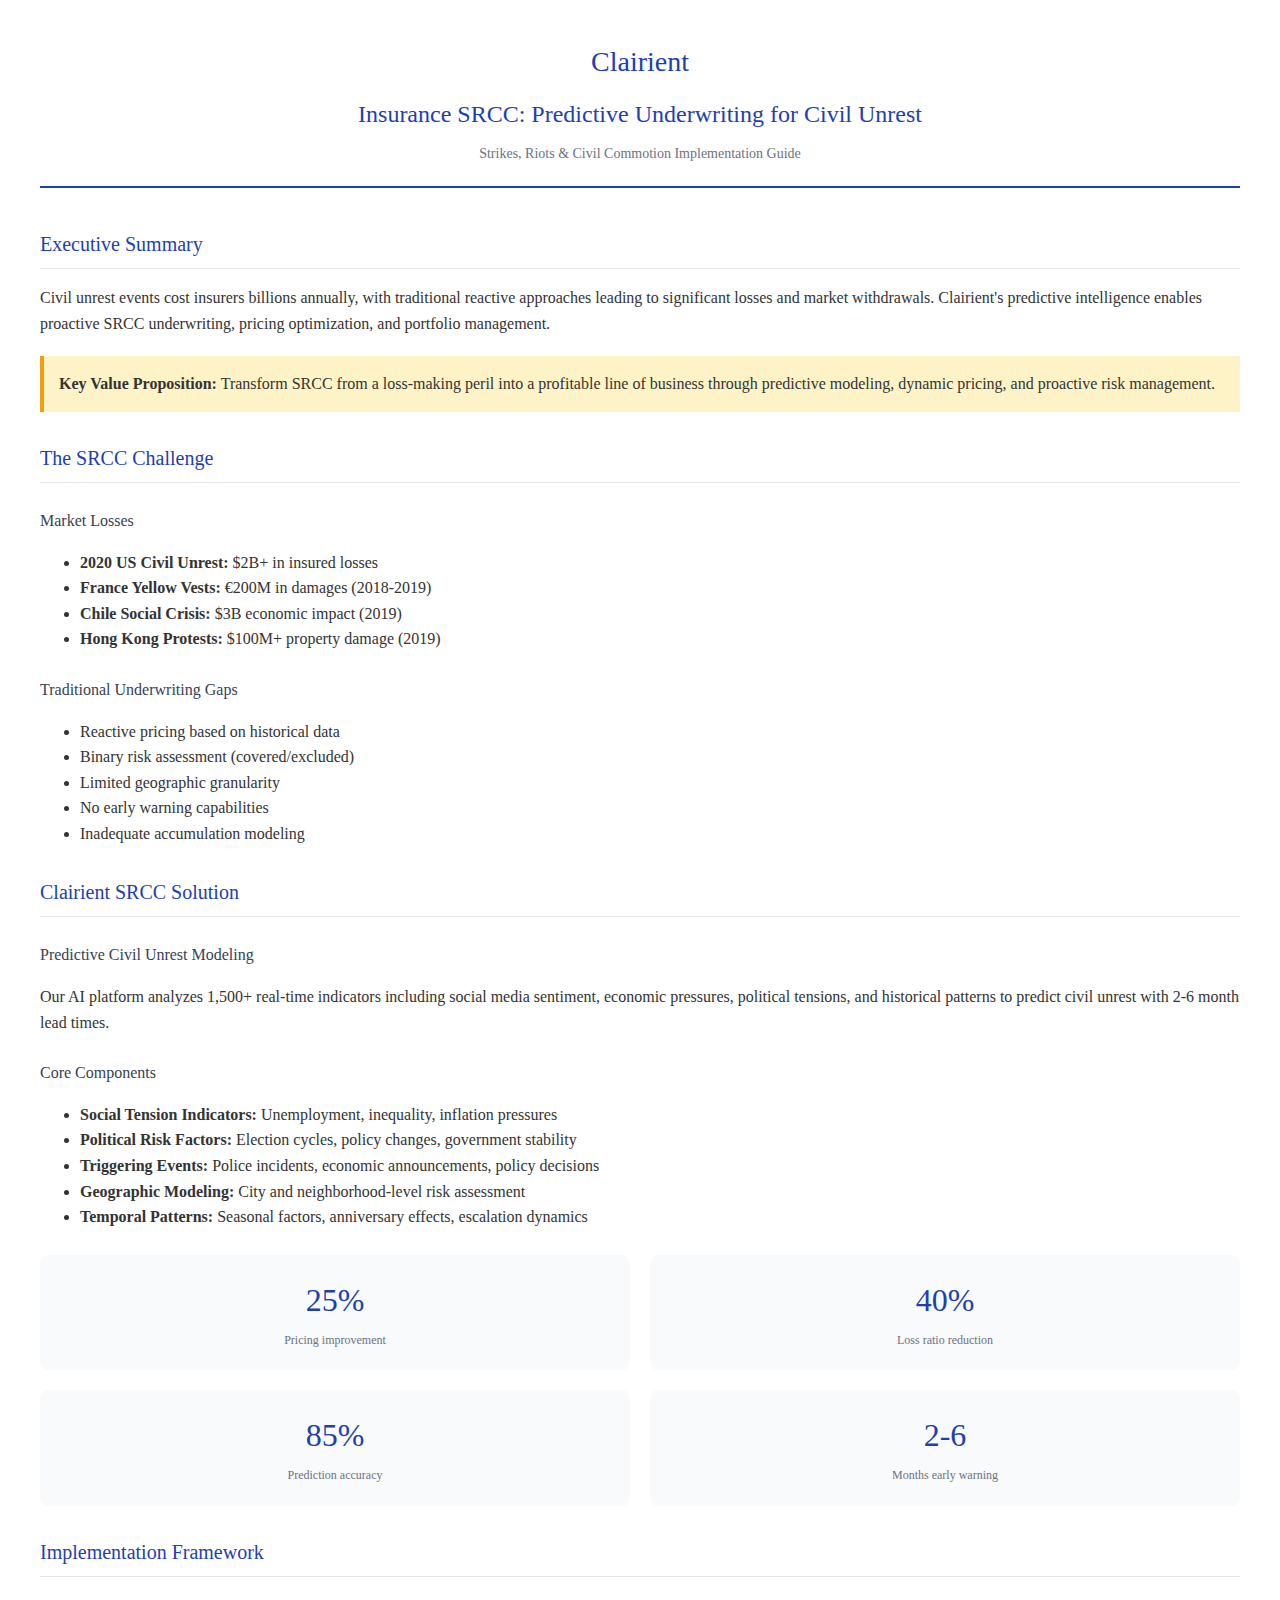
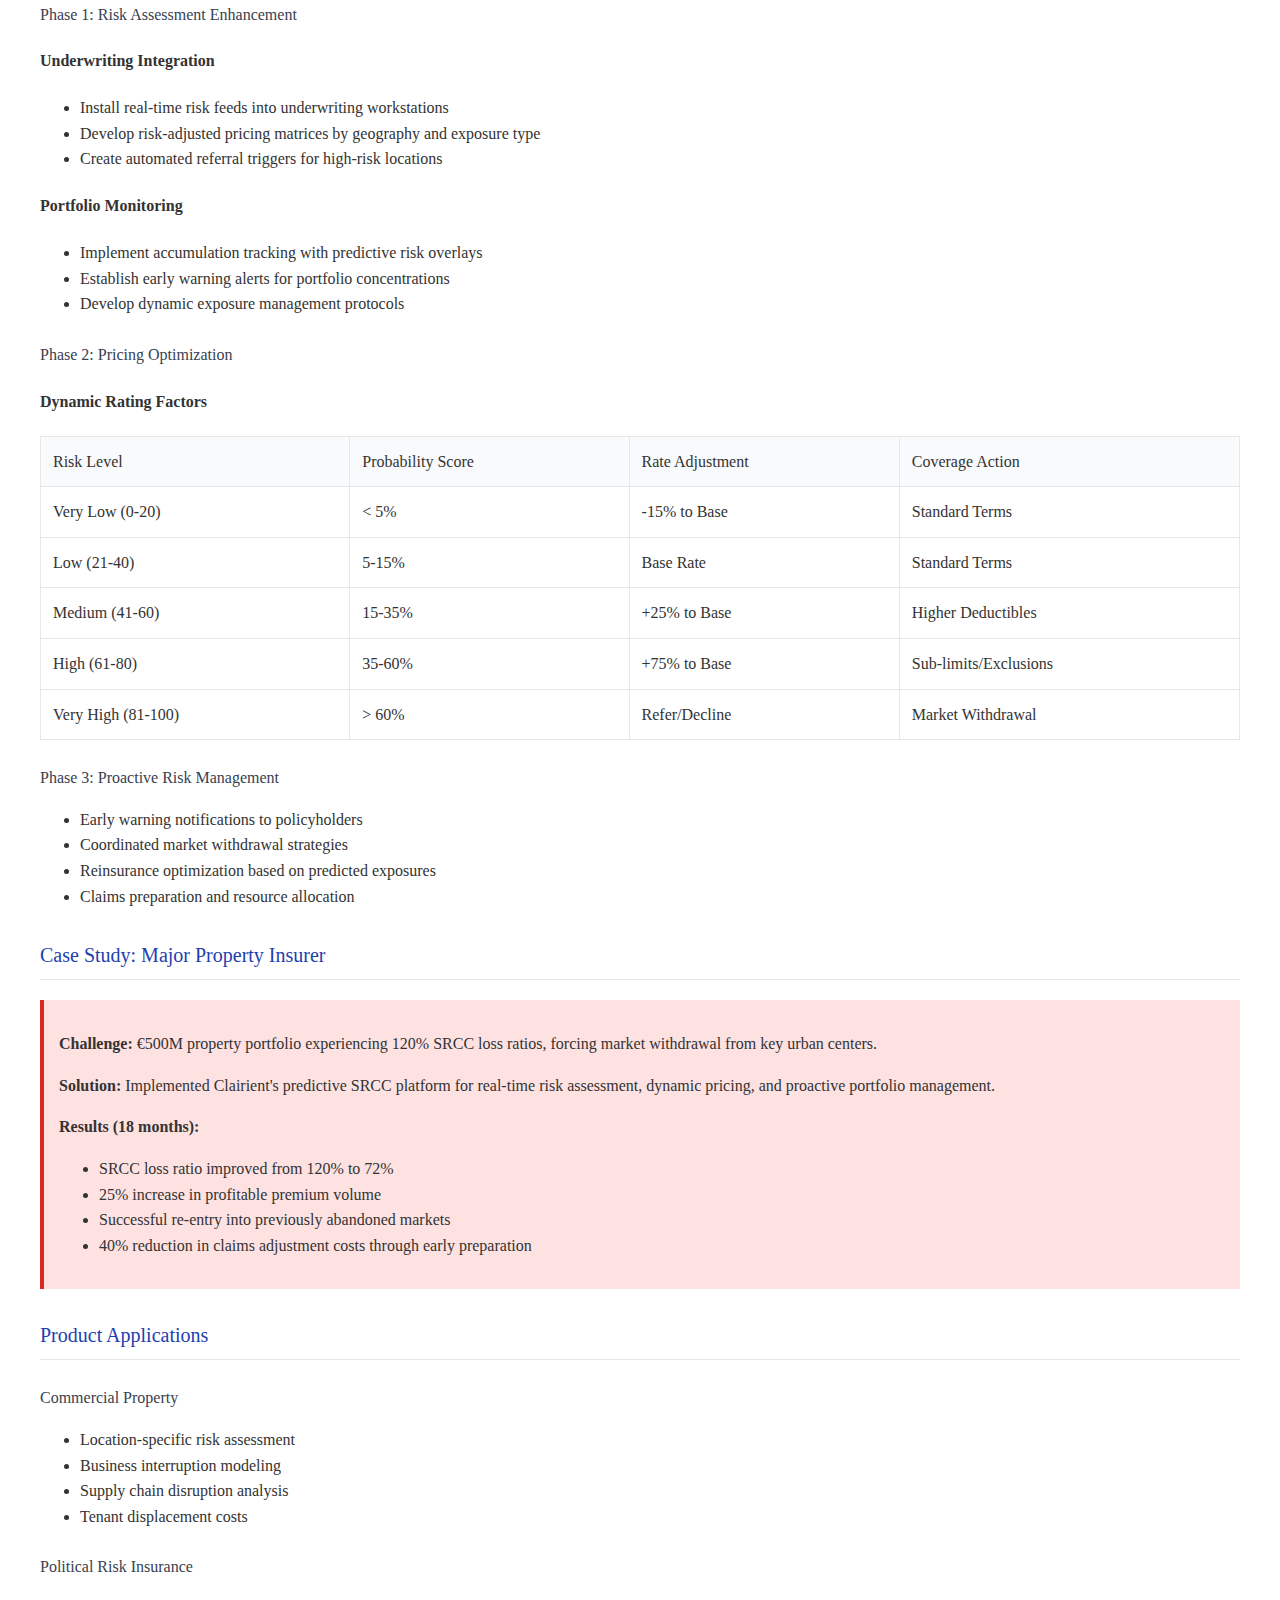
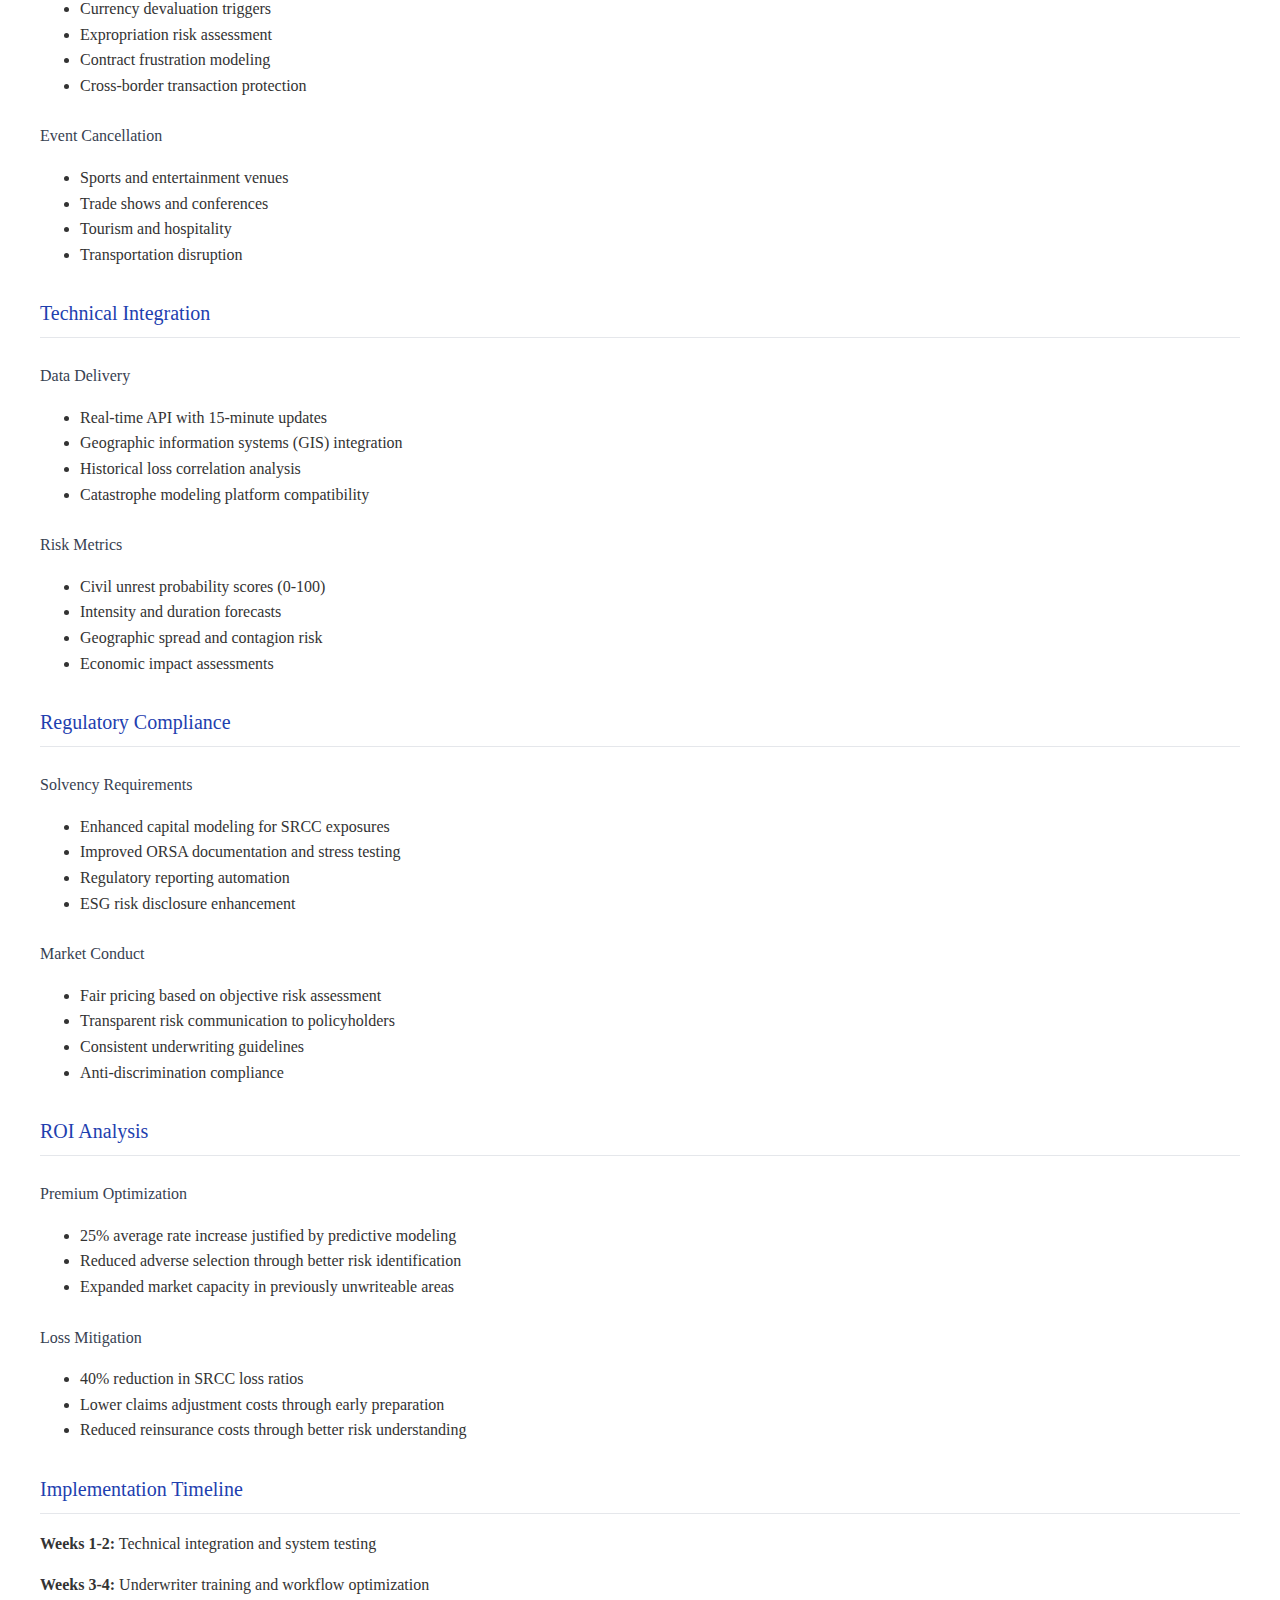
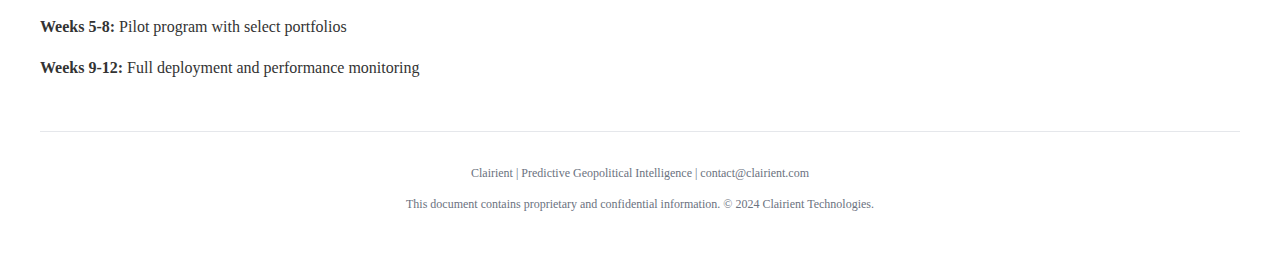
<file: pdfs/AICAP_Insurance_SRCC_Guide.html>
<!DOCTYPE html>
<html lang="en">
<head>
    <meta charset="UTF-8">
    <meta name="viewport" content="width=device-width, initial-scale=1.0">
    <title>Clairient Insurance SRCC Guide</title>
    <style>
        body {
            font-family: 'Times New Roman', serif;
            line-height: 1.6;
            margin: 0;
            padding: 40px;
            color: #333;
            background: white;
        }
        .header {
            text-align: center;
            border-bottom: 2px solid #1e40af;
            padding-bottom: 20px;
            margin-bottom: 40px;
        }
        .logo {
            font-size: 28px;
            font-weight: 300;
            color: #1e40af;
            margin-bottom: 10px;
        }
        h1 {
            font-size: 24px;
            font-weight: 400;
            margin: 0;
            color: #1e40af;
        }
        h2 {
            font-size: 20px;
            font-weight: 400;
            color: #1e40af;
            border-bottom: 1px solid #e5e7eb;
            padding-bottom: 8px;
            margin-top: 30px;
        }
        h3 {
            font-size: 16px;
            font-weight: 500;
            color: #374151;
            margin-top: 25px;
        }
        .highlight {
            background-color: #fef3c7;
            border-left: 4px solid #f59e0b;
            padding: 15px;
            margin: 20px 0;
        }
        .risk-box {
            background-color: #fee2e2;
            border-left: 4px solid #dc2626;
            padding: 15px;
            margin: 20px 0;
        }
        .metrics {
            display: grid;
            grid-template-columns: repeat(2, 1fr);
            gap: 20px;
            margin: 25px 0;
        }
        .metric {
            text-align: center;
            padding: 20px;
            background: #f9fafb;
            border-radius: 8px;
        }
        .metric-value {
            font-size: 32px;
            font-weight: 300;
            color: #1e40af;
            margin-bottom: 5px;
        }
        .metric-label {
            font-size: 12px;
            color: #6b7280;
        }
        .footer {
            margin-top: 50px;
            padding-top: 20px;
            border-top: 1px solid #e5e7eb;
            text-align: center;
            font-size: 12px;
            color: #6b7280;
        }
        table {
            width: 100%;
            border-collapse: collapse;
            margin: 20px 0;
        }
        th, td {
            border: 1px solid #e5e7eb;
            padding: 12px;
            text-align: left;
        }
        th {
            background: #f9fafb;
            font-weight: 500;
        }
        @media print {
            body { padding: 20px; }
            .no-print { display: none; }
        }
    </style>
</head>
<body>
    <div class="header">
        <div class="logo">Clairient</div>
        <h1>Insurance SRCC: Predictive Underwriting for Civil Unrest</h1>
        <p style="margin: 10px 0 0 0; font-size: 14px; color: #6b7280;">Strikes, Riots & Civil Commotion Implementation Guide</p>
    </div>

    <h2>Executive Summary</h2>
    <p>Civil unrest events cost insurers billions annually, with traditional reactive approaches leading to significant losses and market withdrawals. Clairient's predictive intelligence enables proactive SRCC underwriting, pricing optimization, and portfolio management.</p>

    <div class="highlight">
        <strong>Key Value Proposition:</strong> Transform SRCC from a loss-making peril into a profitable line of business through predictive modeling, dynamic pricing, and proactive risk management.
    </div>

    <h2>The SRCC Challenge</h2>
    <h3>Market Losses</h3>
    <ul>
        <li><strong>2020 US Civil Unrest:</strong> $2B+ in insured losses</li>
        <li><strong>France Yellow Vests:</strong> €200M in damages (2018-2019)</li>
        <li><strong>Chile Social Crisis:</strong> $3B economic impact (2019)</li>
        <li><strong>Hong Kong Protests:</strong> $100M+ property damage (2019)</li>
    </ul>

    <h3>Traditional Underwriting Gaps</h3>
    <ul>
        <li>Reactive pricing based on historical data</li>
        <li>Binary risk assessment (covered/excluded)</li>
        <li>Limited geographic granularity</li>
        <li>No early warning capabilities</li>
        <li>Inadequate accumulation modeling</li>
    </ul>

    <h2>Clairient SRCC Solution</h2>
    <h3>Predictive Civil Unrest Modeling</h3>
    <p>Our AI platform analyzes 1,500+ real-time indicators including social media sentiment, economic pressures, political tensions, and historical patterns to predict civil unrest with 2-6 month lead times.</p>

    <h3>Core Components</h3>
    <ul>
        <li><strong>Social Tension Indicators:</strong> Unemployment, inequality, inflation pressures</li>
        <li><strong>Political Risk Factors:</strong> Election cycles, policy changes, government stability</li>
        <li><strong>Triggering Events:</strong> Police incidents, economic announcements, policy decisions</li>
        <li><strong>Geographic Modeling:</strong> City and neighborhood-level risk assessment</li>
        <li><strong>Temporal Patterns:</strong> Seasonal factors, anniversary effects, escalation dynamics</li>
    </ul>

    <div class="metrics">
        <div class="metric">
            <div class="metric-value">25%</div>
            <div class="metric-label">Pricing improvement</div>
        </div>
        <div class="metric">
            <div class="metric-value">40%</div>
            <div class="metric-label">Loss ratio reduction</div>
        </div>
        <div class="metric">
            <div class="metric-value">85%</div>
            <div class="metric-label">Prediction accuracy</div>
        </div>
        <div class="metric">
            <div class="metric-value">2-6</div>
            <div class="metric-label">Months early warning</div>
        </div>
    </div>

    <h2>Implementation Framework</h2>

    <h3>Phase 1: Risk Assessment Enhancement</h3>
    <h4>Underwriting Integration</h4>
    <ul>
        <li>Install real-time risk feeds into underwriting workstations</li>
        <li>Develop risk-adjusted pricing matrices by geography and exposure type</li>
        <li>Create automated referral triggers for high-risk locations</li>
    </ul>

    <h4>Portfolio Monitoring</h4>
    <ul>
        <li>Implement accumulation tracking with predictive risk overlays</li>
        <li>Establish early warning alerts for portfolio concentrations</li>
        <li>Develop dynamic exposure management protocols</li>
    </ul>

    <h3>Phase 2: Pricing Optimization</h3>
    <h4>Dynamic Rating Factors</h4>
    <table>
        <tr>
            <th>Risk Level</th>
            <th>Probability Score</th>
            <th>Rate Adjustment</th>
            <th>Coverage Action</th>
        </tr>
        <tr>
            <td>Very Low (0-20)</td>
            <td>< 5%</td>
            <td>-15% to Base</td>
            <td>Standard Terms</td>
        </tr>
        <tr>
            <td>Low (21-40)</td>
            <td>5-15%</td>
            <td>Base Rate</td>
            <td>Standard Terms</td>
        </tr>
        <tr>
            <td>Medium (41-60)</td>
            <td>15-35%</td>
            <td>+25% to Base</td>
            <td>Higher Deductibles</td>
        </tr>
        <tr>
            <td>High (61-80)</td>
            <td>35-60%</td>
            <td>+75% to Base</td>
            <td>Sub-limits/Exclusions</td>
        </tr>
        <tr>
            <td>Very High (81-100)</td>
            <td>> 60%</td>
            <td>Refer/Decline</td>
            <td>Market Withdrawal</td>
        </tr>
    </table>

    <h3>Phase 3: Proactive Risk Management</h3>
    <ul>
        <li>Early warning notifications to policyholders</li>
        <li>Coordinated market withdrawal strategies</li>
        <li>Reinsurance optimization based on predicted exposures</li>
        <li>Claims preparation and resource allocation</li>
    </ul>

    <h2>Case Study: Major Property Insurer</h2>
    <div class="risk-box">
        <p><strong>Challenge:</strong> €500M property portfolio experiencing 120% SRCC loss ratios, forcing market withdrawal from key urban centers.</p>
        
        <p><strong>Solution:</strong> Implemented Clairient's predictive SRCC platform for real-time risk assessment, dynamic pricing, and proactive portfolio management.</p>
        
        <p><strong>Results (18 months):</strong></p>
        <ul>
            <li>SRCC loss ratio improved from 120% to 72%</li>
            <li>25% increase in profitable premium volume</li>
            <li>Successful re-entry into previously abandoned markets</li>
            <li>40% reduction in claims adjustment costs through early preparation</li>
        </ul>
    </div>

    <h2>Product Applications</h2>
    <h3>Commercial Property</h3>
    <ul>
        <li>Location-specific risk assessment</li>
        <li>Business interruption modeling</li>
        <li>Supply chain disruption analysis</li>
        <li>Tenant displacement costs</li>
    </ul>

    <h3>Political Risk Insurance</h3>
    <ul>
        <li>Currency devaluation triggers</li>
        <li>Expropriation risk assessment</li>
        <li>Contract frustration modeling</li>
        <li>Cross-border transaction protection</li>
    </ul>

    <h3>Event Cancellation</h3>
    <ul>
        <li>Sports and entertainment venues</li>
        <li>Trade shows and conferences</li>
        <li>Tourism and hospitality</li>
        <li>Transportation disruption</li>
    </ul>

    <h2>Technical Integration</h2>
    <h3>Data Delivery</h3>
    <ul>
        <li>Real-time API with 15-minute updates</li>
        <li>Geographic information systems (GIS) integration</li>
        <li>Historical loss correlation analysis</li>
        <li>Catastrophe modeling platform compatibility</li>
    </ul>

    <h3>Risk Metrics</h3>
    <ul>
        <li>Civil unrest probability scores (0-100)</li>
        <li>Intensity and duration forecasts</li>
        <li>Geographic spread and contagion risk</li>
        <li>Economic impact assessments</li>
    </ul>

    <h2>Regulatory Compliance</h2>
    <h3>Solvency Requirements</h3>
    <ul>
        <li>Enhanced capital modeling for SRCC exposures</li>
        <li>Improved ORSA documentation and stress testing</li>
        <li>Regulatory reporting automation</li>
        <li>ESG risk disclosure enhancement</li>
    </ul>

    <h3>Market Conduct</h3>
    <ul>
        <li>Fair pricing based on objective risk assessment</li>
        <li>Transparent risk communication to policyholders</li>
        <li>Consistent underwriting guidelines</li>
        <li>Anti-discrimination compliance</li>
    </ul>

    <h2>ROI Analysis</h2>
    <h3>Premium Optimization</h3>
    <ul>
        <li>25% average rate increase justified by predictive modeling</li>
        <li>Reduced adverse selection through better risk identification</li>
        <li>Expanded market capacity in previously unwriteable areas</li>
    </ul>

    <h3>Loss Mitigation</h3>
    <ul>
        <li>40% reduction in SRCC loss ratios</li>
        <li>Lower claims adjustment costs through early preparation</li>
        <li>Reduced reinsurance costs through better risk understanding</li>
    </ul>

    <h2>Implementation Timeline</h2>
    <p><strong>Weeks 1-2:</strong> Technical integration and system testing</p>
    <p><strong>Weeks 3-4:</strong> Underwriter training and workflow optimization</p>
    <p><strong>Weeks 5-8:</strong> Pilot program with select portfolios</p>
    <p><strong>Weeks 9-12:</strong> Full deployment and performance monitoring</p>

    <div class="footer">
        <p>Clairient | Predictive Geopolitical Intelligence | contact@clairient.com</p>
        <p>This document contains proprietary and confidential information. © 2024 Clairient Technologies.</p>
    </div>
</body>
</html>
</file>
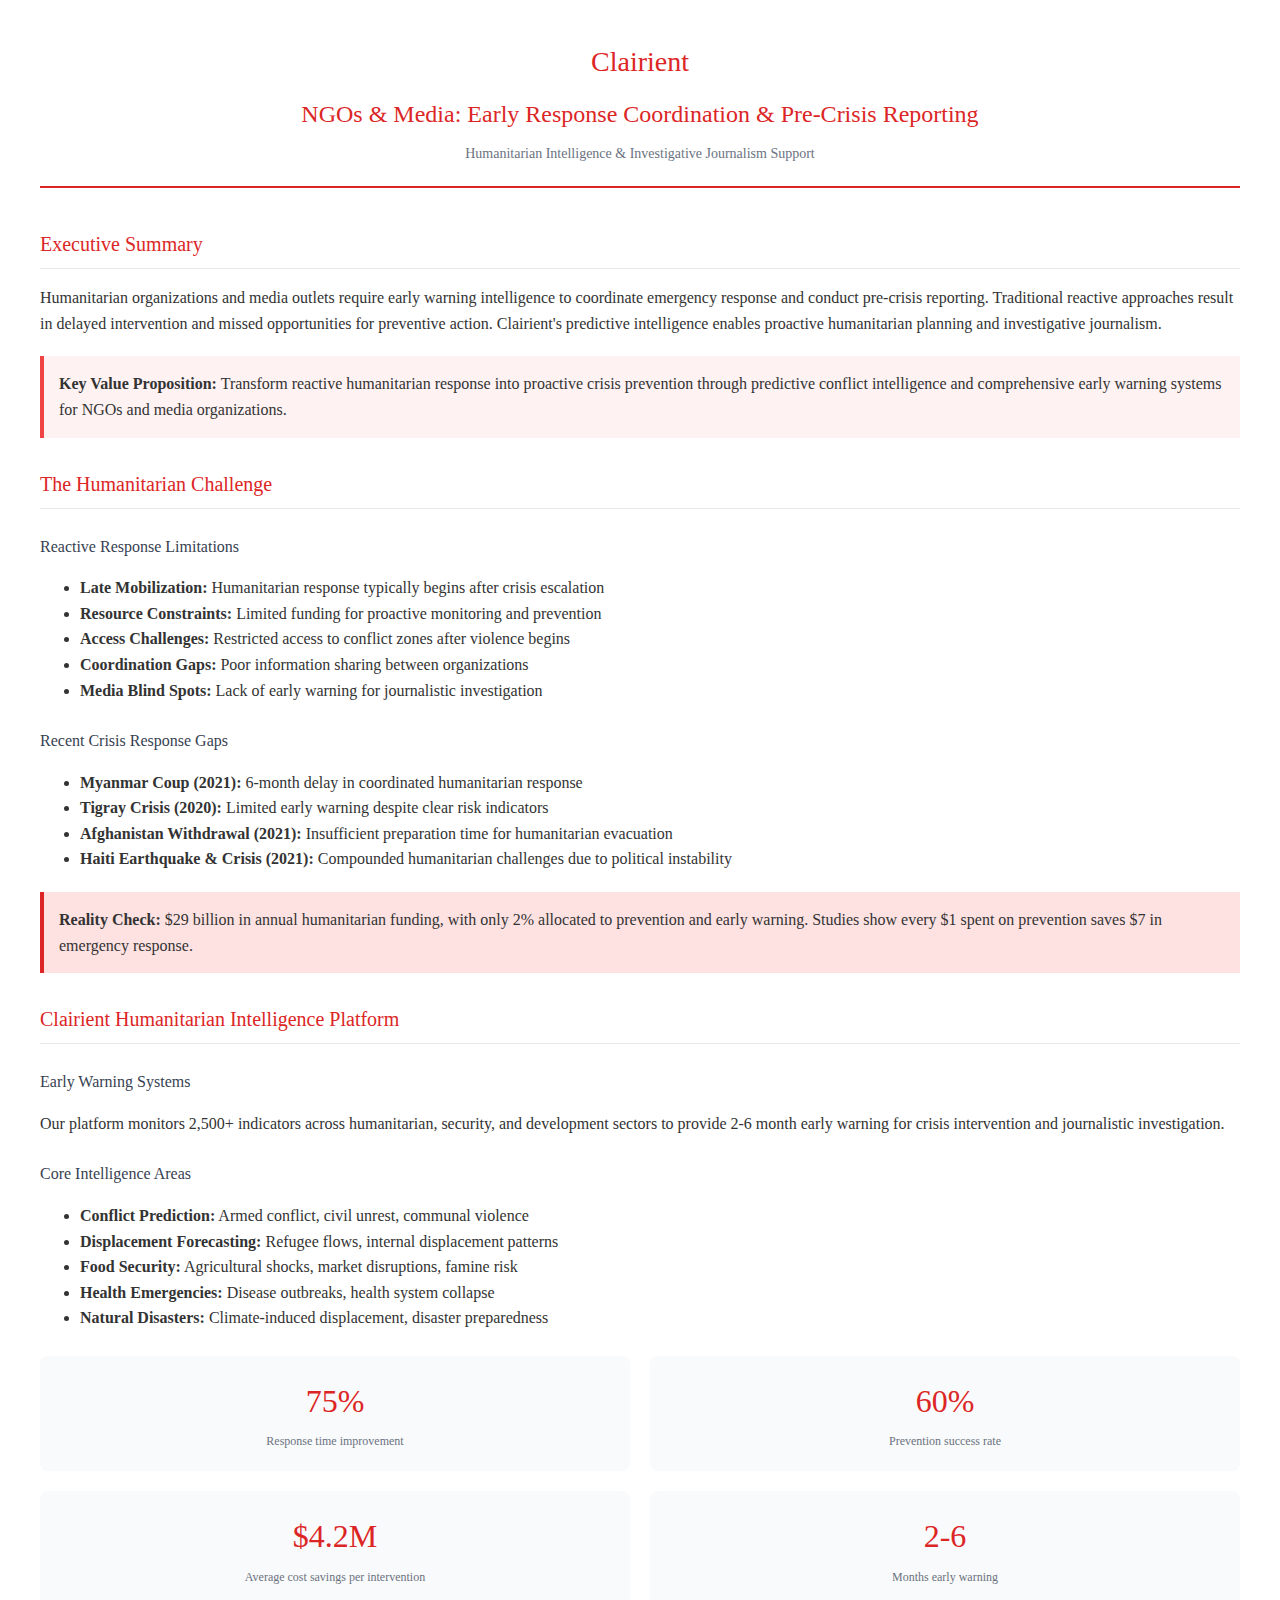
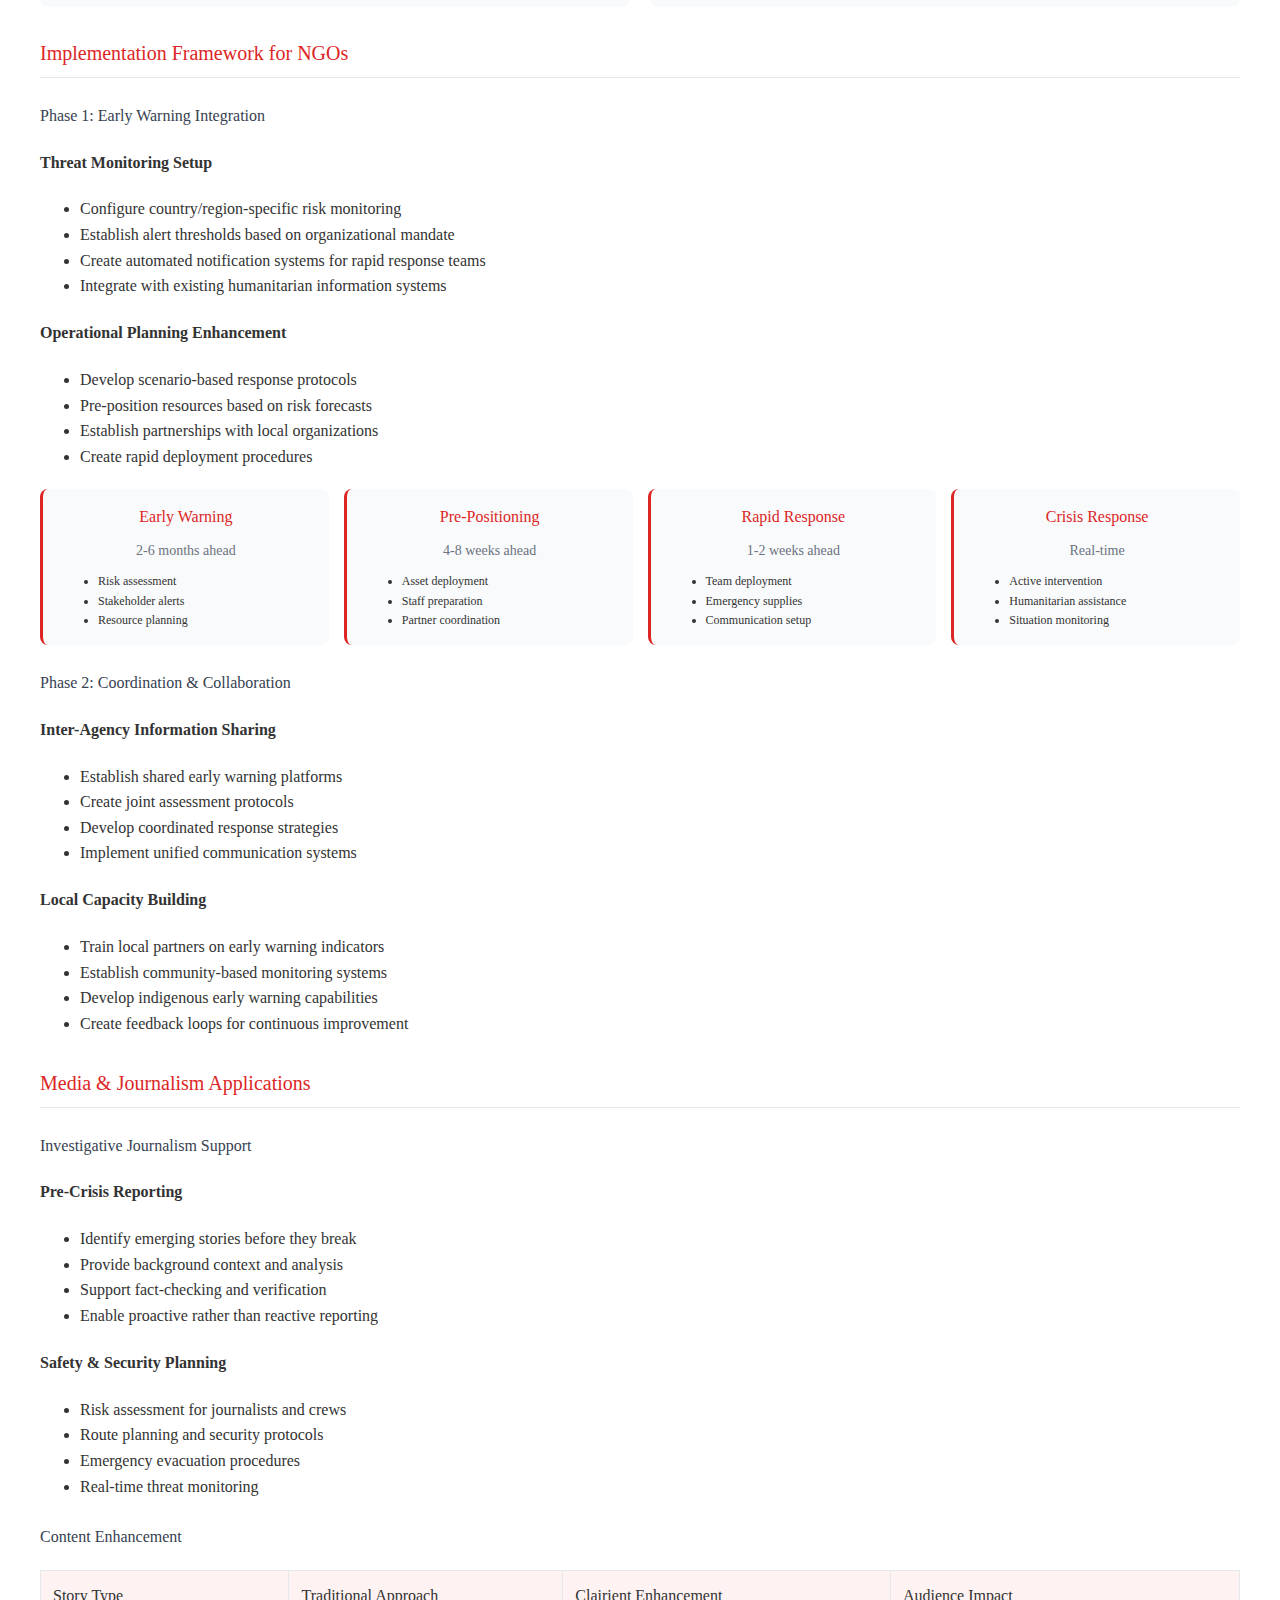
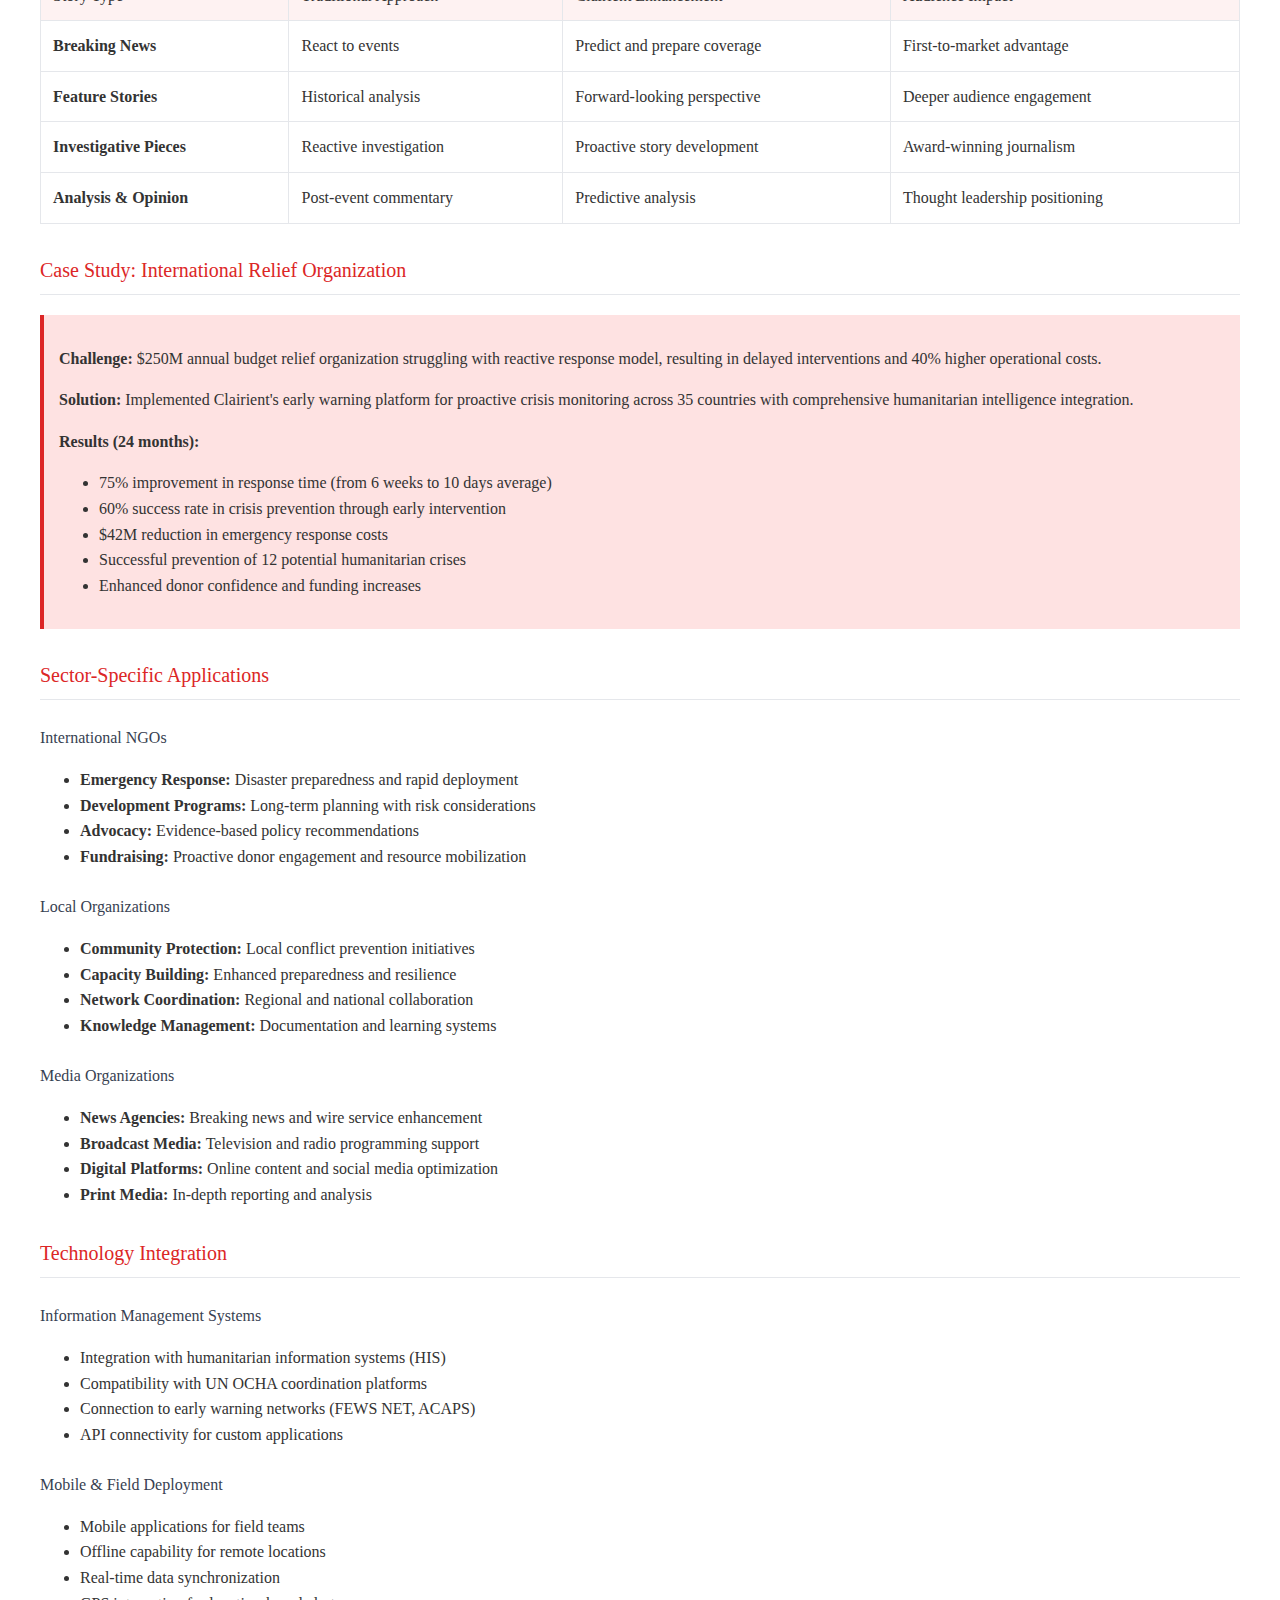
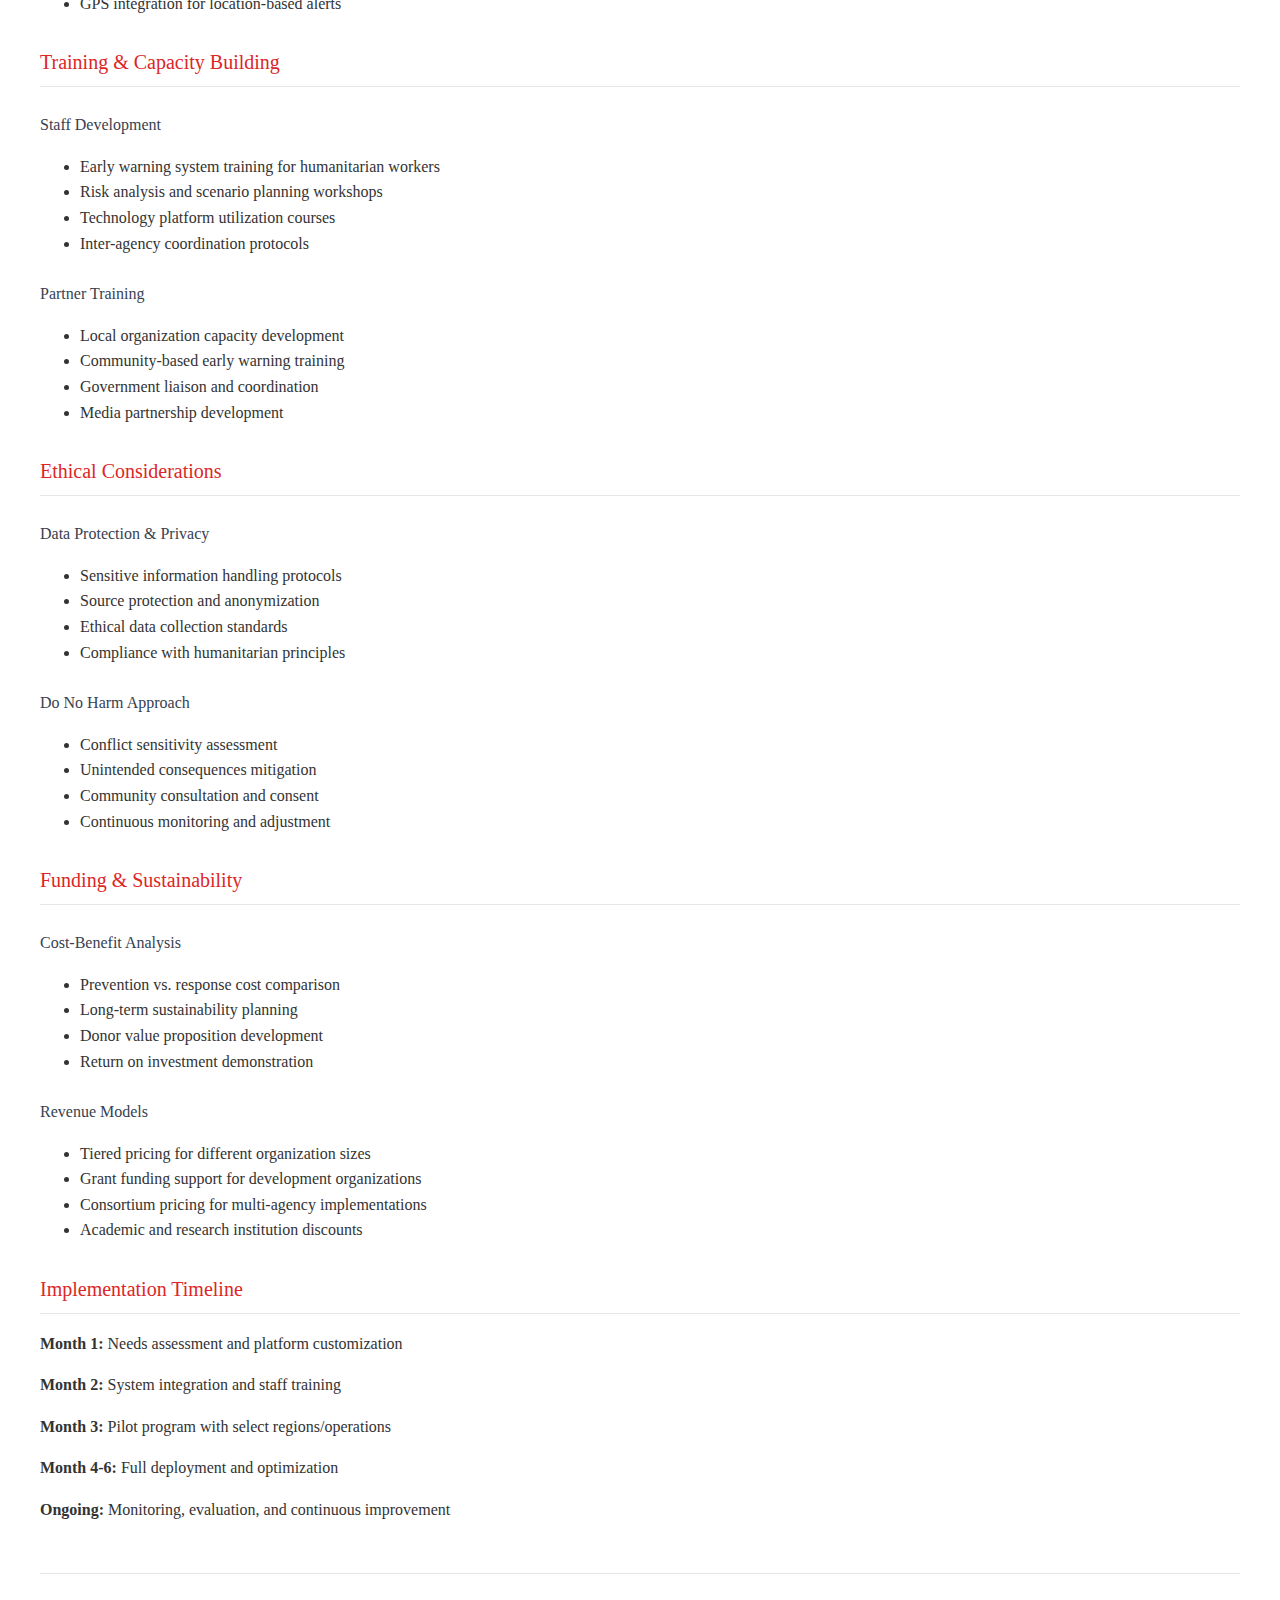
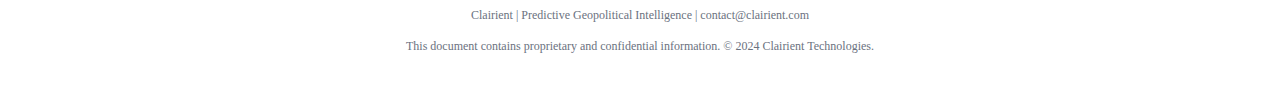
<file: pdfs/AICAP_NGO_Media_Early_Response.html>
<!DOCTYPE html>
<html lang="en">
<head>
    <meta charset="UTF-8">
    <meta name="viewport" content="width=device-width, initial-scale=1.0">
    <title>Clairient NGO Media Early Response</title>
    <style>
        body {
            font-family: 'Times New Roman', serif;
            line-height: 1.6;
            margin: 0;
            padding: 40px;
            color: #333;
            background: white;
        }
        .header {
            text-align: center;
            border-bottom: 2px solid #dc2626;
            padding-bottom: 20px;
            margin-bottom: 40px;
        }
        .logo {
            font-size: 28px;
            font-weight: 300;
            color: #dc2626;
            margin-bottom: 10px;
        }
        h1 {
            font-size: 24px;
            font-weight: 400;
            margin: 0;
            color: #dc2626;
        }
        h2 {
            font-size: 20px;
            font-weight: 400;
            color: #dc2626;
            border-bottom: 1px solid #e5e7eb;
            padding-bottom: 8px;
            margin-top: 30px;
        }
        h3 {
            font-size: 16px;
            font-weight: 500;
            color: #374151;
            margin-top: 25px;
        }
        .highlight {
            background-color: #fef2f2;
            border-left: 4px solid #ef4444;
            padding: 15px;
            margin: 20px 0;
        }
        .urgent-box {
            background-color: #fee2e2;
            border-left: 4px solid #dc2626;
            padding: 15px;
            margin: 20px 0;
        }
        .metrics {
            display: grid;
            grid-template-columns: repeat(2, 1fr);
            gap: 20px;
            margin: 25px 0;
        }
        .metric {
            text-align: center;
            padding: 20px;
            background: #f9fafb;
            border-radius: 8px;
        }
        .metric-value {
            font-size: 32px;
            font-weight: 300;
            color: #dc2626;
            margin-bottom: 5px;
        }
        .metric-label {
            font-size: 12px;
            color: #6b7280;
        }
        .footer {
            margin-top: 50px;
            padding-top: 20px;
            border-top: 1px solid #e5e7eb;
            text-align: center;
            font-size: 12px;
            color: #6b7280;
        }
        table {
            width: 100%;
            border-collapse: collapse;
            margin: 20px 0;
        }
        th, td {
            border: 1px solid #e5e7eb;
            padding: 12px;
            text-align: left;
        }
        th {
            background: #fef2f2;
            font-weight: 500;
        }
        .response-timeline {
            display: grid;
            grid-template-columns: repeat(4, 1fr);
            gap: 15px;
            margin: 20px 0;
        }
        .timeline-phase {
            padding: 15px;
            background: #f9fafb;
            border-radius: 8px;
            border-left: 3px solid #dc2626;
            text-align: center;
        }
        .phase-title {
            font-weight: 500;
            color: #dc2626;
            margin-bottom: 10px;
        }
        .phase-time {
            font-size: 14px;
            color: #6b7280;
        }
        @media print {
            body { padding: 20px; }
            .no-print { display: none; }
        }
    </style>
</head>
<body>
    <div class="header">
        <div class="logo">Clairient</div>
        <h1>NGOs & Media: Early Response Coordination & Pre-Crisis Reporting</h1>
        <p style="margin: 10px 0 0 0; font-size: 14px; color: #6b7280;">Humanitarian Intelligence & Investigative Journalism Support</p>
    </div>

    <h2>Executive Summary</h2>
    <p>Humanitarian organizations and media outlets require early warning intelligence to coordinate emergency response and conduct pre-crisis reporting. Traditional reactive approaches result in delayed intervention and missed opportunities for preventive action. Clairient's predictive intelligence enables proactive humanitarian planning and investigative journalism.</p>

    <div class="highlight">
        <strong>Key Value Proposition:</strong> Transform reactive humanitarian response into proactive crisis prevention through predictive conflict intelligence and comprehensive early warning systems for NGOs and media organizations.
    </div>

    <h2>The Humanitarian Challenge</h2>
    <h3>Reactive Response Limitations</h3>
    <ul>
        <li><strong>Late Mobilization:</strong> Humanitarian response typically begins after crisis escalation</li>
        <li><strong>Resource Constraints:</strong> Limited funding for proactive monitoring and prevention</li>
        <li><strong>Access Challenges:</strong> Restricted access to conflict zones after violence begins</li>
        <li><strong>Coordination Gaps:</strong> Poor information sharing between organizations</li>
        <li><strong>Media Blind Spots:</strong> Lack of early warning for journalistic investigation</li>
    </ul>

    <h3>Recent Crisis Response Gaps</h3>
    <ul>
        <li><strong>Myanmar Coup (2021):</strong> 6-month delay in coordinated humanitarian response</li>
        <li><strong>Tigray Crisis (2020):</strong> Limited early warning despite clear risk indicators</li>
        <li><strong>Afghanistan Withdrawal (2021):</strong> Insufficient preparation time for humanitarian evacuation</li>
        <li><strong>Haiti Earthquake & Crisis (2021):</strong> Compounded humanitarian challenges due to political instability</li>
    </ul>

    <div class="urgent-box">
        <strong>Reality Check:</strong> $29 billion in annual humanitarian funding, with only 2% allocated to prevention and early warning. Studies show every $1 spent on prevention saves $7 in emergency response.
    </div>

    <h2>Clairient Humanitarian Intelligence Platform</h2>
    <h3>Early Warning Systems</h3>
    <p>Our platform monitors 2,500+ indicators across humanitarian, security, and development sectors to provide 2-6 month early warning for crisis intervention and journalistic investigation.</p>

    <h3>Core Intelligence Areas</h3>
    <ul>
        <li><strong>Conflict Prediction:</strong> Armed conflict, civil unrest, communal violence</li>
        <li><strong>Displacement Forecasting:</strong> Refugee flows, internal displacement patterns</li>
        <li><strong>Food Security:</strong> Agricultural shocks, market disruptions, famine risk</li>
        <li><strong>Health Emergencies:</strong> Disease outbreaks, health system collapse</li>
        <li><strong>Natural Disasters:</strong> Climate-induced displacement, disaster preparedness</li>
    </ul>

    <div class="metrics">
        <div class="metric">
            <div class="metric-value">75%</div>
            <div class="metric-label">Response time improvement</div>
        </div>
        <div class="metric">
            <div class="metric-value">60%</div>
            <div class="metric-label">Prevention success rate</div>
        </div>
        <div class="metric">
            <div class="metric-value">$4.2M</div>
            <div class="metric-label">Average cost savings per intervention</div>
        </div>
        <div class="metric">
            <div class="metric-value">2-6</div>
            <div class="metric-label">Months early warning</div>
        </div>
    </div>

    <h2>Implementation Framework for NGOs</h2>

    <h3>Phase 1: Early Warning Integration</h3>
    <h4>Threat Monitoring Setup</h4>
    <ul>
        <li>Configure country/region-specific risk monitoring</li>
        <li>Establish alert thresholds based on organizational mandate</li>
        <li>Create automated notification systems for rapid response teams</li>
        <li>Integrate with existing humanitarian information systems</li>
    </ul>

    <h4>Operational Planning Enhancement</h4>
    <ul>
        <li>Develop scenario-based response protocols</li>
        <li>Pre-position resources based on risk forecasts</li>
        <li>Establish partnerships with local organizations</li>
        <li>Create rapid deployment procedures</li>
    </ul>

    <div class="response-timeline">
        <div class="timeline-phase">
            <div class="phase-title">Early Warning</div>
            <div class="phase-time">2-6 months ahead</div>
            <ul style="text-align: left; font-size: 12px; margin: 10px 0 0 0;">
                <li>Risk assessment</li>
                <li>Stakeholder alerts</li>
                <li>Resource planning</li>
            </ul>
        </div>
        <div class="timeline-phase">
            <div class="phase-title">Pre-Positioning</div>
            <div class="phase-time">4-8 weeks ahead</div>
            <ul style="text-align: left; font-size: 12px; margin: 10px 0 0 0;">
                <li>Asset deployment</li>
                <li>Staff preparation</li>
                <li>Partner coordination</li>
            </ul>
        </div>
        <div class="timeline-phase">
            <div class="phase-title">Rapid Response</div>
            <div class="phase-time">1-2 weeks ahead</div>
            <ul style="text-align: left; font-size: 12px; margin: 10px 0 0 0;">
                <li>Team deployment</li>
                <li>Emergency supplies</li>
                <li>Communication setup</li>
            </ul>
        </div>
        <div class="timeline-phase">
            <div class="phase-title">Crisis Response</div>
            <div class="phase-time">Real-time</div>
            <ul style="text-align: left; font-size: 12px; margin: 10px 0 0 0;">
                <li>Active intervention</li>
                <li>Humanitarian assistance</li>
                <li>Situation monitoring</li>
            </ul>
        </div>
    </div>

    <h3>Phase 2: Coordination & Collaboration</h3>
    <h4>Inter-Agency Information Sharing</h4>
    <ul>
        <li>Establish shared early warning platforms</li>
        <li>Create joint assessment protocols</li>
        <li>Develop coordinated response strategies</li>
        <li>Implement unified communication systems</li>
    </ul>

    <h4>Local Capacity Building</h4>
    <ul>
        <li>Train local partners on early warning indicators</li>
        <li>Establish community-based monitoring systems</li>
        <li>Develop indigenous early warning capabilities</li>
        <li>Create feedback loops for continuous improvement</li>
    </ul>

    <h2>Media & Journalism Applications</h2>

    <h3>Investigative Journalism Support</h3>
    <h4>Pre-Crisis Reporting</h4>
    <ul>
        <li>Identify emerging stories before they break</li>
        <li>Provide background context and analysis</li>
        <li>Support fact-checking and verification</li>
        <li>Enable proactive rather than reactive reporting</li>
    </ul>

    <h4>Safety & Security Planning</h4>
    <ul>
        <li>Risk assessment for journalists and crews</li>
        <li>Route planning and security protocols</li>
        <li>Emergency evacuation procedures</li>
        <li>Real-time threat monitoring</li>
    </ul>

    <h3>Content Enhancement</h3>
    <table>
        <tr>
            <th>Story Type</th>
            <th>Traditional Approach</th>
            <th>Clairient Enhancement</th>
            <th>Audience Impact</th>
        </tr>
        <tr>
            <td><strong>Breaking News</strong></td>
            <td>React to events</td>
            <td>Predict and prepare coverage</td>
            <td>First-to-market advantage</td>
        </tr>
        <tr>
            <td><strong>Feature Stories</strong></td>
            <td>Historical analysis</td>
            <td>Forward-looking perspective</td>
            <td>Deeper audience engagement</td>
        </tr>
        <tr>
            <td><strong>Investigative Pieces</strong></td>
            <td>Reactive investigation</td>
            <td>Proactive story development</td>
            <td>Award-winning journalism</td>
        </tr>
        <tr>
            <td><strong>Analysis & Opinion</strong></td>
            <td>Post-event commentary</td>
            <td>Predictive analysis</td>
            <td>Thought leadership positioning</td>
        </tr>
    </table>

    <h2>Case Study: International Relief Organization</h2>
    <div class="urgent-box">
        <p><strong>Challenge:</strong> $250M annual budget relief organization struggling with reactive response model, resulting in delayed interventions and 40% higher operational costs.</p>
        
        <p><strong>Solution:</strong> Implemented Clairient's early warning platform for proactive crisis monitoring across 35 countries with comprehensive humanitarian intelligence integration.</p>
        
        <p><strong>Results (24 months):</strong></p>
        <ul>
            <li>75% improvement in response time (from 6 weeks to 10 days average)</li>
            <li>60% success rate in crisis prevention through early intervention</li>
            <li>$42M reduction in emergency response costs</li>
            <li>Successful prevention of 12 potential humanitarian crises</li>
            <li>Enhanced donor confidence and funding increases</li>
        </ul>
    </div>

    <h2>Sector-Specific Applications</h2>

    <h3>International NGOs</h3>
    <ul>
        <li><strong>Emergency Response:</strong> Disaster preparedness and rapid deployment</li>
        <li><strong>Development Programs:</strong> Long-term planning with risk considerations</li>
        <li><strong>Advocacy:</strong> Evidence-based policy recommendations</li>
        <li><strong>Fundraising:</strong> Proactive donor engagement and resource mobilization</li>
    </ul>

    <h3>Local Organizations</h3>
    <ul>
        <li><strong>Community Protection:</strong> Local conflict prevention initiatives</li>
        <li><strong>Capacity Building:</strong> Enhanced preparedness and resilience</li>
        <li><strong>Network Coordination:</strong> Regional and national collaboration</li>
        <li><strong>Knowledge Management:</strong> Documentation and learning systems</li>
    </ul>

    <h3>Media Organizations</h3>
    <ul>
        <li><strong>News Agencies:</strong> Breaking news and wire service enhancement</li>
        <li><strong>Broadcast Media:</strong> Television and radio programming support</li>
        <li><strong>Digital Platforms:</strong> Online content and social media optimization</li>
        <li><strong>Print Media:</strong> In-depth reporting and analysis</li>
    </ul>

    <h2>Technology Integration</h2>

    <h3>Information Management Systems</h3>
    <ul>
        <li>Integration with humanitarian information systems (HIS)</li>
        <li>Compatibility with UN OCHA coordination platforms</li>
        <li>Connection to early warning networks (FEWS NET, ACAPS)</li>
        <li>API connectivity for custom applications</li>
    </ul>

    <h3>Mobile & Field Deployment</h3>
    <ul>
        <li>Mobile applications for field teams</li>
        <li>Offline capability for remote locations</li>
        <li>Real-time data synchronization</li>
        <li>GPS integration for location-based alerts</li>
    </ul>

    <h2>Training & Capacity Building</h2>

    <h3>Staff Development</h3>
    <ul>
        <li>Early warning system training for humanitarian workers</li>
        <li>Risk analysis and scenario planning workshops</li>
        <li>Technology platform utilization courses</li>
        <li>Inter-agency coordination protocols</li>
    </ul>

    <h3>Partner Training</h3>
    <ul>
        <li>Local organization capacity development</li>
        <li>Community-based early warning training</li>
        <li>Government liaison and coordination</li>
        <li>Media partnership development</li>
    </ul>

    <h2>Ethical Considerations</h2>

    <h3>Data Protection & Privacy</h3>
    <ul>
        <li>Sensitive information handling protocols</li>
        <li>Source protection and anonymization</li>
        <li>Ethical data collection standards</li>
        <li>Compliance with humanitarian principles</li>
    </ul>

    <h3>Do No Harm Approach</h3>
    <ul>
        <li>Conflict sensitivity assessment</li>
        <li>Unintended consequences mitigation</li>
        <li>Community consultation and consent</li>
        <li>Continuous monitoring and adjustment</li>
    </ul>

    <h2>Funding & Sustainability</h2>

    <h3>Cost-Benefit Analysis</h3>
    <ul>
        <li>Prevention vs. response cost comparison</li>
        <li>Long-term sustainability planning</li>
        <li>Donor value proposition development</li>
        <li>Return on investment demonstration</li>
    </ul>

    <h3>Revenue Models</h3>
    <ul>
        <li>Tiered pricing for different organization sizes</li>
        <li>Grant funding support for development organizations</li>
        <li>Consortium pricing for multi-agency implementations</li>
        <li>Academic and research institution discounts</li>
    </ul>

    <h2>Implementation Timeline</h2>
    <p><strong>Month 1:</strong> Needs assessment and platform customization</p>
    <p><strong>Month 2:</strong> System integration and staff training</p>
    <p><strong>Month 3:</strong> Pilot program with select regions/operations</p>
    <p><strong>Month 4-6:</strong> Full deployment and optimization</p>
    <p><strong>Ongoing:</strong> Monitoring, evaluation, and continuous improvement</p>

    <div class="footer">
        <p>Clairient | Predictive Geopolitical Intelligence | contact@clairient.com</p>
        <p>This document contains proprietary and confidential information. © 2024 Clairient Technologies.</p>
    </div>
</body>
</html>
</file>
